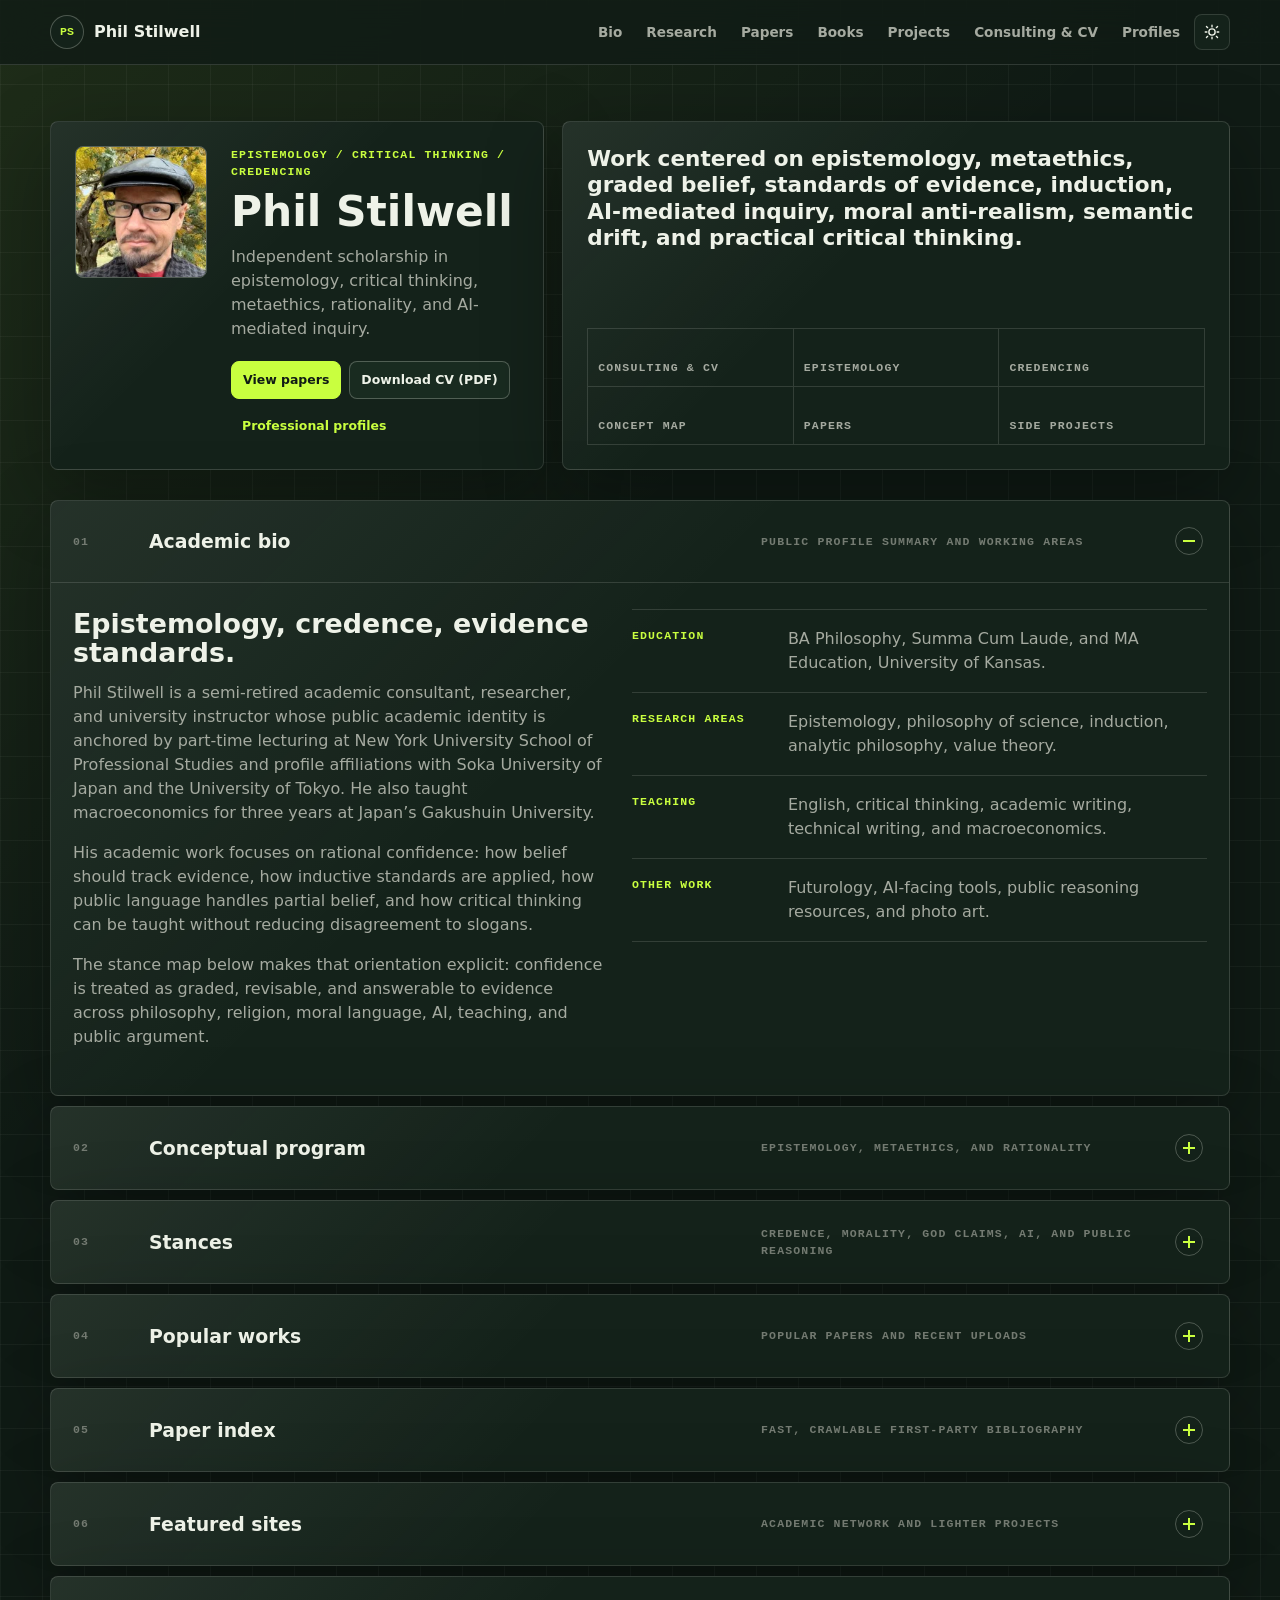
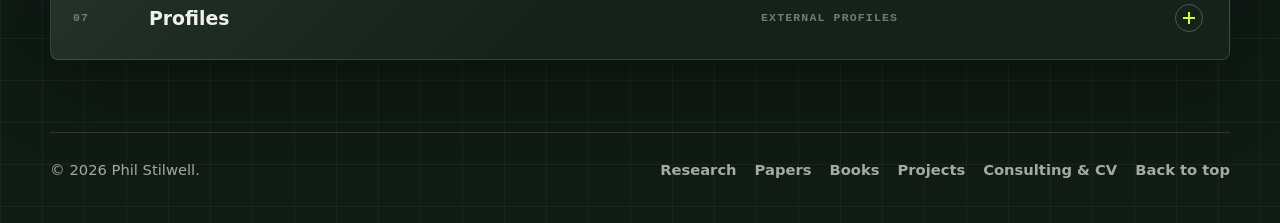
<file: index.html>
<!doctype html>
<html lang="en">
  <head>
    <meta charset="utf-8">
    <meta name="viewport" content="width=device-width, initial-scale=1">
    <title>Phil Stilwell | Epistemology, Credencing &amp; Critical Thinking</title>
    <meta
      name="description"
      content="Phil Stilwell is an independent scholar exploring how evidence should shape confidence, critical thinking, moral language, rationality, and AI-assisted inquiry."
    >
    <meta name="author" content="Phil Stilwell">
    <meta name="robots" content="index, follow, max-image-preview:large">
    <meta name="google-site-verification" content="0jmqdrk3PdBFn0rpDn2wpa2o079HNlE69mwYfqMDT-U">
    <link rel="canonical" href="https://philstilwell.com/">
    <meta property="og:title" content="Phil Stilwell | Epistemology, Credencing &amp; Critical Thinking">
    <meta
      property="og:description"
      content="Independent research on how evidence should shape confidence, critical thinking, moral language, rationality, and AI-assisted inquiry."
    >
    <meta property="og:type" content="website">
    <meta property="og:url" content="https://philstilwell.com/">
    <meta property="og:site_name" content="Phil Stilwell">
    <meta property="og:locale" content="en_US">
    <meta property="og:image" content="https://philstilwell.com/assets/images/phil-stilwell-social.jpg">
    <meta property="og:image:secure_url" content="https://philstilwell.com/assets/images/phil-stilwell-social.jpg">
    <meta property="og:image:type" content="image/jpeg">
    <meta property="og:image:width" content="1200">
    <meta property="og:image:height" content="630">
    <meta property="og:image:alt" content="Phil Stilwell — Epistemology, Critical Thinking, and Credencing">
    <meta name="twitter:card" content="summary_large_image">
    <meta name="twitter:title" content="Phil Stilwell | Epistemology, Credencing &amp; Critical Thinking">
    <meta
      name="twitter:description"
      content="Independent research on how evidence should shape confidence, critical thinking, moral language, rationality, and AI-assisted inquiry."
    >
    <meta name="twitter:image" content="https://philstilwell.com/assets/images/phil-stilwell-social.jpg">
    <meta name="twitter:image:alt" content="Phil Stilwell — Epistemology, Critical Thinking, and Credencing">
    <meta name="theme-color" content="#101b15">
    <link rel="icon" type="image/svg+xml" href="/assets/images/favicon.svg">
    <link rel="icon" type="image/png" sizes="48x48" href="/assets/images/favicon-48.png">
    <link rel="apple-touch-icon" sizes="180x180" href="/assets/images/apple-touch-icon.png">
    <link rel="stylesheet" href="assets/css/styles.css?v=20261118-nav-titles">
    <script type="application/ld+json">
      {
        "@context": "https://schema.org",
        "@graph": [
          {
            "@type": "WebSite",
            "@id": "https://philstilwell.com/#website",
            "url": "https://philstilwell.com/",
            "name": "Phil Stilwell",
            "description": "Independent scholarship on how evidence should shape confidence, critical thinking, moral language, rationality, and AI-assisted inquiry.",
            "inLanguage": "en-US",
            "creator": {
              "@id": "https://philstilwell.com/#person"
            },
            "publisher": {
              "@id": "https://philstilwell.com/#person"
            },
            "hasPart": [
              {
                "@id": "https://philstilwell.com/research/#page"
              },
              {
                "@id": "https://philstilwell.com/papers/#page"
              },
              {
                "@id": "https://philstilwell.com/books/#page"
              },
              {
                "@id": "https://philstilwell.com/projects/#page"
              },
              {
                "@id": "https://philstilwell.com/cv/#page"
              }
            ]
          },
          {
            "@type": "ProfilePage",
            "@id": "https://philstilwell.com/#profile",
            "url": "https://philstilwell.com/",
            "name": "Phil Stilwell | Epistemology, Credencing and Critical Thinking",
            "description": "Academic profile, paper index, books, and project directory for independent scholar Phil Stilwell.",
            "inLanguage": "en-US",
            "dateCreated": "2026-07-03T19:39:22-04:00",
            "dateModified": "2026-11-19",
            "mainEntity": {
              "@id": "https://philstilwell.com/#person"
            },
            "about": {
              "@id": "https://philstilwell.com/#person"
            },
            "primaryImageOfPage": {
              "@id": "https://philstilwell.com/#portrait"
            },
            "isPartOf": {
              "@id": "https://philstilwell.com/#website"
            }
          },
          {
            "@type": "Person",
            "@id": "https://philstilwell.com/#person",
            "name": "Phil Stilwell",
            "givenName": "Phil",
            "familyName": "Stilwell",
            "url": "https://philstilwell.com/",
            "image": {
              "@type": "ImageObject",
              "@id": "https://philstilwell.com/#portrait",
              "url": "https://philstilwell.com/assets/images/phil-stilwell-portrait.png",
              "contentUrl": "https://philstilwell.com/assets/images/phil-stilwell-portrait.png",
              "width": 400,
              "height": 400,
              "caption": "Portrait of Phil Stilwell"
            },
            "jobTitle": [
              "Academic consultant",
              "Researcher",
              "University instructor"
            ],
            "description": "Semi-retired academic consultant, researcher, and university instructor working on critical thinking, credencing, epistemology, metaethics, rationality, and public reasoning.",
            "affiliation": [
              {
                "@type": "Organization",
                "name": "New York University School of Professional Studies"
              },
              {
                "@type": "CollegeOrUniversity",
                "name": "Soka University of Japan"
              },
              {
                "@type": "CollegeOrUniversity",
                "name": "University of Tokyo"
              }
            ],
            "alumniOf": {
              "@type": "CollegeOrUniversity",
              "name": "University of Kansas"
            },
            "knowsAbout": [
              "Critical thinking",
              "Credencing",
              "Epistemology",
              "Metaethics",
              "Rationality",
              "Philosophy of science",
              "Induction",
              "Moral non-realism",
              "English language pedagogy",
              "Technical writing",
              "Futurology"
            ],
            "sameAs": [
              "https://philpeople.org/profiles/phil-stilwell-1",
              "https://suj.academia.edu/PhilStilwell",
              "https://orcid.org/0009-0009-3725-8682",
              "https://freeoffaith.com/phils-stances/"
            ],
            "mainEntityOfPage": {
              "@id": "https://philstilwell.com/#profile"
            }
          }
        ]
      }
    </script>
  <!-- Cloudflare Web Analytics --><script type='module' src='https://static.cloudflareinsights.com/beacon.min.js' data-cf-beacon='{"token": "04aa733672fb44fd89d9fb35970f3c89"}'></script><!-- End Cloudflare Web Analytics -->
</head>
  <body>
    <a class="skip-link" href="#main">Skip to content</a>
    <div class="scroll-progress" data-scroll-progress></div>

    <header class="site-header" data-header>
      <nav class="nav" aria-label="Primary navigation">
        <a class="brand" href="/" aria-label="PS Phil Stilwell home">
          <span class="brand-mark" aria-hidden="true">PS</span>
          <span>Phil Stilwell</span>
        </a>

        <button class="nav-toggle" type="button" aria-expanded="false" aria-controls="nav-links" data-nav-toggle>
          <span class="nav-toggle-bar"></span>
          <span class="nav-toggle-bar"></span>
          <span class="nav-toggle-bar"></span>
          <span class="sr-only">Menu</span>
        </button>

        <div class="nav-links" id="nav-links" data-nav-links>
          <a href="#bio">Bio</a>
          <a href="/research/">Research</a>
          <a href="/papers/">Papers</a>
          <a href="/books/">Books</a>
          <a href="/projects/">Projects</a>
          <a href="/cv/">Consulting &amp; CV</a>
          <a href="#profiles">Profiles</a>
          <button class="theme-toggle" type="button" aria-label="Toggle light and dark theme" data-theme-toggle title="Toggle theme">
            <svg viewBox="0 0 24 24" aria-hidden="true">
              <path d="M12 3v2.2M12 18.8V21M4.6 4.6l1.6 1.6M17.8 17.8l1.6 1.6M3 12h2.2M18.8 12H21M4.6 19.4l1.6-1.6M17.8 6.2l1.6-1.6"></path>
              <circle cx="12" cy="12" r="4.2"></circle>
            </svg>
          </button>
        </div>
      </nav>
    </header>

    <main id="main">
      <section class="hero section" id="top" aria-labelledby="hero-title">
        <div class="identity-panel">
          <img
            class="portrait"
            src="/assets/images/phil-stilwell-portrait-264.webp"
            srcset="
              /assets/images/phil-stilwell-portrait-184.webp 184w,
              /assets/images/phil-stilwell-portrait-264.webp 264w,
              /assets/images/phil-stilwell-portrait-400.webp 400w
            "
            sizes="(max-width: 680px) 92px, 132px"
            alt="Portrait of Phil Stilwell wearing glasses and a black cap in front of yellow blossoms"
            width="400"
            height="400"
            decoding="async"
            fetchpriority="high"
          >
          <div>
            <p class="eyebrow">Epistemology / Critical Thinking / Credencing</p>
            <h1 id="hero-title">Phil Stilwell</h1>
            <p class="role-line">Independent scholarship in epistemology, critical thinking, metaethics, rationality, and AI-mediated inquiry.</p>
            <div class="hero-actions" aria-label="Featured destinations">
              <a class="button primary" href="/papers/">View papers</a>
              <a class="button secondary" href="/output/pdf/Phil_Stilwell_Modern_CV.pdf" download>Download CV (PDF)</a>
              <a class="button text-button" href="#profiles">Professional profiles</a>
            </div>
          </div>
        </div>

        <div class="brief-panel" aria-label="Academic orientation">
          <p class="brief-text">
            Work centered on epistemology, metaethics, graded belief, standards of evidence, induction,
            AI-mediated inquiry, moral anti-realism, semantic drift, and practical critical thinking.
          </p>
          <div class="index-grid" aria-label="Explore Phil Stilwell's work">
            <a href="/cv/">Consulting &amp; CV</a>
            <a href="/research/">Epistemology</a>
            <a href="/research/#credencing">Credencing</a>
            <a href="/research/#framework">Concept map</a>
            <a href="/papers/">Papers</a>
            <a href="/projects/">Side projects</a>
          </div>
        </div>
      </section>

      <div class="section dossier-stack" aria-label="Site dossier">
        <details class="dossier-panel" id="bio" open>
          <summary>
            <span class="panel-number">01</span>
            <span class="panel-title">Academic bio</span>
            <span class="panel-note">Public profile summary and working areas</span>
            <span class="panel-mark" aria-hidden="true"></span>
          </summary>
          <div class="panel-body bio-layout">
            <div class="lead-copy">
              <h2>Epistemology, credence, evidence standards.</h2>
              <p>
                Phil Stilwell is a semi-retired academic consultant, researcher, and university
                instructor whose public academic identity is anchored by part-time lecturing at
                New York University School of Professional Studies and profile affiliations with
                Soka University of Japan and the University of Tokyo.
                He also taught macroeconomics for three years at Japan’s Gakushuin University.
              </p>
              <p>
                His academic work focuses on rational confidence: how belief should track evidence, how
                inductive standards are applied, how public language handles partial belief, and how
                critical thinking can be taught without reducing disagreement to slogans.
              </p>
              <p>
                The stance map below makes that orientation explicit: confidence is treated as graded,
                revisable, and answerable to evidence across philosophy, religion, moral language, AI,
                teaching, and public argument.
              </p>
            </div>

            <div class="fact-list" aria-label="Profile facts">
              <div>
                <span>Education</span>
                <p>BA Philosophy, Summa Cum Laude, and MA Education, University of Kansas.</p>
              </div>
              <div>
                <span>Research Areas</span>
                <p>Epistemology, philosophy of science, induction, analytic philosophy, value theory.</p>
              </div>
              <div>
                <span>Teaching</span>
                <p>English, critical thinking, academic writing, technical writing, and macroeconomics.</p>
              </div>
              <div>
                <span>Other Work</span>
                <p>Futurology, AI-facing tools, public reasoning resources, and photo art.</p>
              </div>
            </div>
          </div>
        </details>

        <details class="dossier-panel" id="concepts">
          <summary>
            <span class="panel-number">02</span>
            <span class="panel-title">Conceptual program</span>
            <span class="panel-note">Epistemology, metaethics, and rationality</span>
            <span class="panel-mark" aria-hidden="true"></span>
          </summary>
          <div class="panel-body concept-layout">
            <div class="lead-copy concept-intro">
              <h2>Calibrated confidence, de-reified value, repairable rationality.</h2>
              <p>
                The work is not a loose collection of topics. It is a single diagnostic program:
                replace binary belief with calibrated confidence, strip moral language of illicit
                metaphysical inflation, and ask where reasoning loses contact with the evidence it
                already has access to.
              </p>
              <p>
                Three questions organize the program. What should confidence do when evidence is
                incomplete, noisy, or socially inconvenient? What remains of value-language when no
                objective moral realm is assumed? And how should people, institutions, and AI-mediated
                inquiry repair the gaps between evidence, perception, assertion, and commitment?
              </p>
              <div class="source-links" aria-label="Concept source links">
                <a class="text-link" href="https://philpeople.org/profiles/phil-stilwell-1/publications" target="_blank" rel="noreferrer">PhilPeople publication index</a>
                <a class="text-link" href="https://philarchive.org/s/Phil%20Stilwell" target="_blank" rel="noreferrer">PhilArchive paper record</a>
              </div>
            </div>

            <div class="concept-map" aria-label="Conceptual framework">
              <article class="concept-cell">
                <span>Epistemology</span>
                <h3>Credence before knowledge.</h3>
                <p>
                  Belief is treated as a continuous evidential posture rather than a binary switch.
                  The central question is not whether an agent can say "I know," but how assigned
                  confidence should answer to evidence, uncertainty, defeaters, alternatives, and update
                  conditions.
                </p>
              </article>
              <article class="concept-cell">
                <span>Metaethics</span>
                <h3>Value without a moral realm.</h3>
                <p>
                  Moral language is treated as a dense human practice that compresses affect, value,
                  vulnerability, social coordination, aversion, approval, and proposed regulation. The
                  mistake is to inflate that grammar into stance-independent moral furniture.
                </p>
              </article>
              <article class="concept-cell">
                <span>Rationality</span>
                <h3>Diagnosis before accusation.</h3>
                <p>
                  Irrationality is decomposed into evidence-access failures, evidence-processing failures,
                  belief-integrity failures, public-speech distortions, institutional incentives, and AI
                  mediation risks. The point is repair, not name-calling.
                </p>
              </article>
            </div>

            <div class="concept-thread" aria-label="Elaboration on epistemology">
              <div>
                <span>01 / Epistemic Architecture</span>
                <h3>Evidence, perception, credence, and speech are separate layers.</h3>
              </div>
              <p>
                The credencing project distinguishes the evidential situation from an agent's perception
                of it, and distinguishes both from the confidence finally assigned. This avoids treating
                disagreement, uncertainty, ignorance, rationalization, and bad faith as one blunt failure.
                It also forces public language to carry its epistemic load: confidence bands, sources,
                defeaters, live alternatives, and update conditions must be expressible without collapsing
                into fake precision or flat assertion.
              </p>
            </div>

            <div class="concept-thread" aria-label="Elaboration on metaethics">
              <div>
                <span>02 / Metaethical Deflation</span>
                <h3>Non-realism removes a realm, not human stakes.</h3>
              </div>
              <p>
                The metaethical work rejects the idea that denying objective moral facts licenses cruelty
                or empties life of significance. Pain, trust, coercion, repair, dependency, flourishing,
                law, reputation, social order, and emotional gravity remain. What disappears is the
                extra metaphysical layer that redescribes human reactions as objective wrongness, guilt,
                permission, desert, or moral authority.
              </p>
            </div>

            <div class="concept-thread" aria-label="Elaboration on rationality">
              <div>
                <span>03 / Rational Repair</span>
                <h3>Being intelligent is not the same as being updateable.</h3>
              </div>
              <p>
                Rationality is treated as an alignment problem: can an agent, institution, or AI-assisted
                workflow let evidence change confidence? Deep Rationality improves evidence search,
                hypothesis comparison, base-rate awareness, and likelihood discipline. Core Rationality
                asks whether the agent then assigns confidence in line with what they take the evidence
                to support. The <a class="inline-link" href="https://credencing.com" target="_blank" rel="noreferrer">Credencing</a>
                project makes that repair explicit by treating belief as an assigned confidence level
                that should expose its evidence, defeaters, alternatives, and update conditions. The
                difficult cases are not simple ignorance, but motivated non-updating, assertion pressure,
                institutional denial, felt certainty, and satisfying explanations that outrun support.
              </p>
            </div>

            <section class="paper-cluster" aria-labelledby="concept-papers-title">
              <div class="subhead">
                <p>Paper trail</p>
                <h2 id="concept-papers-title">Relevant publication records</h2>
              </div>
              <div class="paper-grid">
                <div class="paper-group">
                  <h3>Epistemology</h3>
                  <a href="https://philpapers.org/rec/STIWUT" target="_blank" rel="noreferrer">Warranted Uncertainty</a>
                  <a href="https://philpapers.org/rec/STICGS" target="_blank" rel="noreferrer">Credence Grammar</a>
                  <a href="https://philpapers.org/rec/STIDWL" target="_blank" rel="noreferrer">Disagreement Without Diagnosis</a>
                  <a href="https://philpapers.org/rec/STITPU" target="_blank" rel="noreferrer">The Phenomenology of Certainty</a>
                  <a href="https://philpapers.org/rec/STITTT-5" target="_blank" rel="noreferrer">The Two-Gap Theory of Irrationality</a>
                </div>
                <div class="paper-group">
                  <h3>Metaethics</h3>
                  <a href="https://philpapers.org/rec/STITPW-2" target="_blank" rel="noreferrer">The Parsimonious World of the Moral Non-Realist</a>
                  <a href="https://philpapers.org/rec/STINMR" target="_blank" rel="noreferrer">No Moral Realm</a>
                  <a href="https://philpapers.org/rec/STIHTJ" target="_blank" rel="noreferrer">How to Test a "Moral" System</a>
                  <a href="https://philpapers.org/rec/STITCB" target="_blank" rel="noreferrer">The Conditions of Moral Coherence</a>
                  <a href="https://philpapers.org/rec/STINDM-2" target="_blank" rel="noreferrer">Normativity Disambiguated</a>
                </div>
                <div class="paper-group">
                  <h3>Rationality</h3>
                  <a href="https://philpapers.org/rec/STIAAD-3" target="_blank" rel="noreferrer">AI as Deep Rationality Prosthetic</a>
                  <a href="https://philpapers.org/rec/STIIAR" target="_blank" rel="noreferrer">Intelligence as Rationalization Engine</a>
                  <a href="https://philpapers.org/rec/STIEAL" target="_blank" rel="noreferrer">Epistemic Akrasia and the Fear of Updating</a>
                  <a href="https://philpapers.org/rec/STILLD" target="_blank" rel="noreferrer">Likelihood Literacy</a>
                  <a href="https://philpapers.org/rec/STIICO" target="_blank" rel="noreferrer">Institutional Credencing</a>
                </div>
              </div>
            </section>
          </div>
        </details>

        <details class="dossier-panel" id="stances">
          <summary>
            <span class="panel-number">03</span>
            <span class="panel-title">Stances</span>
            <span class="panel-note">Credence, morality, God claims, AI, and public reasoning</span>
            <span class="panel-mark" aria-hidden="true"></span>
          </summary>
          <div class="panel-body stance-layout">
            <div class="lead-copy">
              <h2>Positions as calibrated commitments, not tribal labels.</h2>
              <p>
                Free of Faith publishes an AI-mediated stance map of Phil's views. Its recurring pattern:
                belief should be proportional, updateable, and symmetric across religious, secular,
                political, moral, and technological claims.
              </p>
              <p>
                Read beside public profile data and current credencing work, the same spine appears:
                evidence first, category discipline, explicit uncertainty, and suspicion toward any
                vocabulary that smuggles certainty or obligation past scrutiny.
              </p>
              <div class="source-links" aria-label="Stance source links">
                <a class="text-link" href="https://freeoffaith.com/phils-stances/" target="_blank" rel="noreferrer">Free of Faith stance map</a>
                <a class="text-link" href="https://philarchive.org/rec/STIAAD-3" target="_blank" rel="noreferrer">AI as Deep Rationality Prosthetic</a>
              </div>
            </div>

            <div class="stance-grid" aria-label="Phil Stilwell stance summary">
              <article class="stance-card">
                <span>Credencing</span>
                <h3>Belief is a degree.</h3>
                <p>Confidence should track evidence, preserve warranted uncertainty, and state what would move it.</p>
              </article>
              <article class="stance-card">
                <span>Critical Thinking</span>
                <h3>Method over identity.</h3>
                <p>Claims are tested by coherence, falsifiability, evidential relevance, fallacy control, and rival hypotheses.</p>
              </article>
              <article class="stance-card">
                <span>Faith / Theism</span>
                <h3>No epistemic exemption.</h3>
                <p>God claims remain live only where evidence warrants them; faith is rejected when it protects belief from testing.</p>
              </article>
              <article class="stance-card">
                <span>Morality</span>
                <h3>No moral realm assumed.</h3>
                <p>Moral predicates are treated as emotion- and preference-laden projections, not discoveries of mind-independent facts.</p>
              </article>
              <article class="stance-card">
                <span>AI</span>
                <h3>Prosthetic, not oracle.</h3>
                <p>AI can widen search and simulate objections, but its outputs require traceability, calibration, and human update discipline.</p>
              </article>
              <article class="stance-card">
                <span>Teaching / Writing</span>
                <h3>Make claims auditable.</h3>
                <p>English teaching, technical writing, macroeconomics, and futurology share the same demand: visible assumptions and clean reasoning.</p>
              </article>
            </div>

            <div class="stance-axis" aria-label="Stance contrasts">
              <div>
                <span>Favored</span>
                <p>Proportional credence, symmetry, defeasibility, base-rate awareness, semantic clarity.</p>
              </div>
              <div>
                <span>Rejected</span>
                <p>Binary certainty, faith as evidence, moral-objectivist smuggling, unfalsifiable shelters.</p>
              </div>
            </div>
          </div>
        </details>

        <details class="dossier-panel" id="works">
          <summary>
            <span class="panel-number">04</span>
            <span class="panel-title">Popular works</span>
            <span class="panel-note">Popular papers and recent uploads</span>
            <span class="panel-mark" aria-hidden="true"></span>
          </summary>
          <div class="panel-body works-layout">
            <section aria-labelledby="philpeople-title">
              <div class="subhead">
                <p>PhilPeople / PhilArchive · as of July 20, 2026</p>
                <h2 id="philpeople-title">Most downloaded</h2>
              </div>
              <ol class="work-list">
                <li>
                  <a href="https://philarchive.org/rec/STIHAF" target="_blank" rel="noreferrer">Hiddenness and Free Will</a>
                  <span>160</span>
                </li>
                <li>
                  <a href="https://philarchive.org/rec/STITSN" target="_blank" rel="noreferrer">The Semantic Creep of Faith</a>
                  <span>151</span>
                </li>
                <li>
                  <a href="https://philarchive.org/rec/STIBPA-5" target="_blank" rel="noreferrer">Bible Prophecy and Postdiction</a>
                  <span>145</span>
                </li>
                <li>
                  <a href="https://philarchive.org/rec/STICFA" target="_blank" rel="noreferrer">Credence First</a>
                  <span>143</span>
                </li>
                <li>
                  <a href="https://philpeople.org/profiles/phil-stilwell-1/publications?order=viewings" target="_blank" rel="noreferrer">Consistent Standards of Evidence for Miracle Claims</a>
                  <span>141</span>
                </li>
                <li>
                  <a href="https://philarchive.org/rec/STIISA" target="_blank" rel="noreferrer">Inductive Symmetry and the Smuggling of Necessity</a>
                  <span>136</span>
                </li>
              </ol>
              <a class="text-link" href="https://philpeople.org/profiles/phil-stilwell-1/publications?order=viewings" target="_blank" rel="noreferrer">PhilPeople publication order</a>
            </section>

            <section aria-labelledby="academia-title">
              <div class="subhead">
                <p>Academia.edu</p>
                <h2 id="academia-title">Visible current uploads</h2>
              </div>
              <div class="academia-list">
                <a href="https://www.academia.edu/169490990/_The_Parsimonious_World_of_the_Moral_Non_Realist_Illegitimate_Questions_Surviving_Values_and_Life_Without_a_Moral_Realm" target="_blank" rel="noreferrer">
                  The Parsimonious World of the Moral Non-Realist
                </a>
                <a href="https://www.academia.edu/169350237/_The_Incentive_Structure_of_Denial_Why_Institutions_Reward_Non_Updating" target="_blank" rel="noreferrer">
                  The Incentive Structure of Denial
                </a>
                <a href="https://www.academia.edu/169345712/_Credence_Grammar_The_Public_Language_of_Partial_Belief" target="_blank" rel="noreferrer">
                  Credence Grammar
                </a>
                <a href="https://www.academia.edu/169343738/_No_Moral_Realm_Error_Theory_Permissibility_and_the_Misreading_of_Non_Wrongness" target="_blank" rel="noreferrer">
                  No Moral Realm
                </a>
              </div>
              <p class="source-note">Academia.edu exposes profile uploads, but not a simple public popularity order in the accessible page.</p>
              <a class="text-link" href="https://suj.academia.edu/PhilStilwell" target="_blank" rel="noreferrer">Academia.edu profile</a>
            </section>
          </div>
        </details>

        <details class="dossier-panel" id="publications">
          <summary>
            <span class="panel-number">05</span>
            <span class="panel-title">Paper index</span>
            <span class="panel-note">Fast, crawlable first-party bibliography</span>
            <span class="panel-mark" aria-hidden="true"></span>
          </summary>
          <div class="panel-body publication-widget">
            <div class="subhead">
              <p>Selected papers</p>
              <h2>Paper highlights</h2>
            </div>
            <div class="publication-preview">
              <a href="https://philpapers.org/rec/STIWUT" target="_blank" rel="noreferrer">
                <span>Epistemology</span>
                <strong>Warranted Uncertainty</strong>
              </a>
              <a href="https://philpapers.org/rec/STICGS" target="_blank" rel="noreferrer">
                <span>Credencing</span>
                <strong>Credence Grammar</strong>
              </a>
              <a href="https://philpapers.org/rec/STITPW-2" target="_blank" rel="noreferrer">
                <span>Metaethics</span>
                <strong>The Parsimonious World of the Moral Non-Realist</strong>
              </a>
              <a href="https://philpapers.org/rec/STIAAD-3" target="_blank" rel="noreferrer">
                <span>Rationality / AI</span>
                <strong>AI as Deep Rationality Prosthetic</strong>
              </a>
            </div>
            <div class="section-actions">
              <a class="button primary" href="/papers/">Browse the paper index</a>
              <a class="button secondary" href="https://philpeople.org/profiles/phil-stilwell-1/publications" target="_blank" rel="noreferrer">PhilPeople profile</a>
            </div>
            <div class="philpeople-embed" aria-label="Embedded PhilPeople publications">
              <div class="ppl-widget-container">One moment, publications loading ... (or view them <a href="https://philpapers.org/profile/749474?widget_failed=1" target="_blank" rel="noreferrer">here</a>)</div>
              <script type="text/javascript" src="https://philpeople.org/widget/701466.js"></script>
            </div>
          </div>
        </details>

        <details class="dossier-panel" id="sites">
          <summary>
            <span class="panel-number">06</span>
            <span class="panel-title">Featured sites</span>
            <span class="panel-note">Academic network and lighter projects</span>
            <span class="panel-mark" aria-hidden="true"></span>
          </summary>
          <div class="panel-body">
            <div class="site-group">
              <div class="subhead">
                <p>Academic sites</p>
                <h2>Research and teaching tools</h2>
              </div>
              <div class="site-grid">
                <a class="site-link" href="https://credencing.com" target="_blank" rel="noreferrer">
                  <span>Credencing</span>
                  <strong>A framework for assigning confidence in proportion to evidence, with uncertainty, defeaters, alternatives, and update conditions made explicit.</strong>
                </a>
                <a class="site-link" href="https://byteseismic.com" target="_blank" rel="noreferrer">
                  <span>ByteSeismic</span>
                  <strong>A philosophy and rationality hub for essays, tools, and projects around critical thinking, public reasoning, and AI-assisted inquiry.</strong>
                </a>
                <a class="site-link" href="https://logfall.com" target="_blank" rel="noreferrer">
                  <span>LogFall</span>
                  <strong>A fallacy reference built for diagnosis rather than gotcha-hunting, with examples that support clearer argument repair.</strong>
                </a>
                <a class="site-link" href="https://cogbias.site" target="_blank" rel="noreferrer">
                  <span>CogBias</span>
                  <strong>A cognitive-bias guide mapping recurring distortions in perception, memory, motivation, and judgment for practical self-audit.</strong>
                </a>
                <a class="site-link" href="https://xixteen.com" target="_blank" rel="noreferrer">
                  <span>XiXteen</span>
                  <strong>Critical-thinking lessons and argument-analysis materials, with structured prompts for reasoning practice and classroom use.</strong>
                </a>
              </div>
            </div>

            <div class="site-group">
              <div class="subhead">
                <p>English language pedagogy</p>
                <h2>Learning and classroom resources</h2>
              </div>
              <div class="site-grid two">
                <a class="site-link" href="https://englishladder.com" target="_blank" rel="noreferrer">
                  <span>English Ladder</span>
                  <strong>Structured English-learning materials organized for steady progression, supporting classroom work and independent practice.</strong>
                </a>
                <a class="site-link" href="https://englishroad.com" target="_blank" rel="noreferrer">
                  <span>English Road</span>
                  <strong>Teacher-facing English resources and learning paths for building lessons, practice sequences, and usable language confidence.</strong>
                </a>
              </div>
            </div>

            <div class="site-group">
              <div class="subhead">
                <p>Fun sites</p>
                <h2>Side projects</h2>
              </div>
              <div class="site-grid two">
                <a class="site-link" href="https://paperclipalypse.com" target="_blank" rel="noreferrer">
                  <span>Paperclipalypse</span>
                  <strong>An AI comedy tournament that turns model output into playful competition, testing wit, judgment, and comic timing.</strong>
                </a>
                <a class="site-link" href="https://graytones.wordpress.com/" target="_blank" rel="noreferrer">
                  <span>Graytones / Xenxation</span>
                  <strong>A photo-art archive from Tokyo years and related visual experiments, preserving attention to place, texture, and visual mood.</strong>
                </a>
                <a class="site-link" href="https://slugfester.com" target="_blank" rel="noreferrer">
                  <span>Slugfester</span>
                  <strong>Debate scorecards for YouTube arguments, tracking claims, rebuttals, and argumentative pressure without pretending messy exchanges are tidy proofs.</strong>
                </a>
                <a class="site-link" href="https://doing.tokyo" target="_blank" rel="noreferrer">
                  <span>Doing Tokyo</span>
                  <strong>A Tokyo itinerary creator for tourists, translating preferences, neighborhoods, and timing into practical plans for moving through the city.</strong>
                </a>
                <a class="site-link" href="https://xappery.com/" target="_blank" rel="noopener noreferrer">
                  <span>Xappery</span>
                  <strong>A discovery guide for AI tools, apps, and podcasts, with recommendations tailored to your interests, devices, time, and budget.</strong>
                </a>
              </div>
            </div>
          </div>
        </details>

        <details class="dossier-panel" id="profiles">
          <summary>
            <span class="panel-number">07</span>
            <span class="panel-title">Profiles</span>
            <span class="panel-note">External profiles</span>
            <span class="panel-mark" aria-hidden="true"></span>
          </summary>
          <div class="panel-body profiles-layout">
            <a href="https://philpeople.org/profiles/phil-stilwell-1" target="_blank" rel="noreferrer">PhilPeople</a>
            <a href="https://suj.academia.edu/PhilStilwell" target="_blank" rel="noreferrer">Academia.edu</a>
            <a href="https://orcid.org/0009-0009-3725-8682" target="_blank" rel="noreferrer">ORCID</a>
            <a href="https://www.amazon.com/stores/Phil-Stilwell/author/B0GT1QQT3T" target="_blank" rel="noreferrer">Amazon Author</a>
            <a href="https://byteseismic.com" target="_blank" rel="noreferrer">Byteseismic Philosophy</a>
          </div>
        </details>
      </div>
    </main>

    <footer class="site-footer">
      <p>&copy; <span data-year></span> Phil Stilwell.</p>
      <nav class="footer-links" aria-label="Footer navigation">
        <a href="/research/">Research</a>
        <a href="/papers/">Papers</a>
        <a href="/books/">Books</a>
        <a href="/projects/">Projects</a>
        <a href="/cv/">Consulting &amp; CV</a>
        <a href="#top">Back to top</a>
      </nav>
    </footer>

    <script src="assets/js/main.js"></script>
  </body>
</html>
</file>
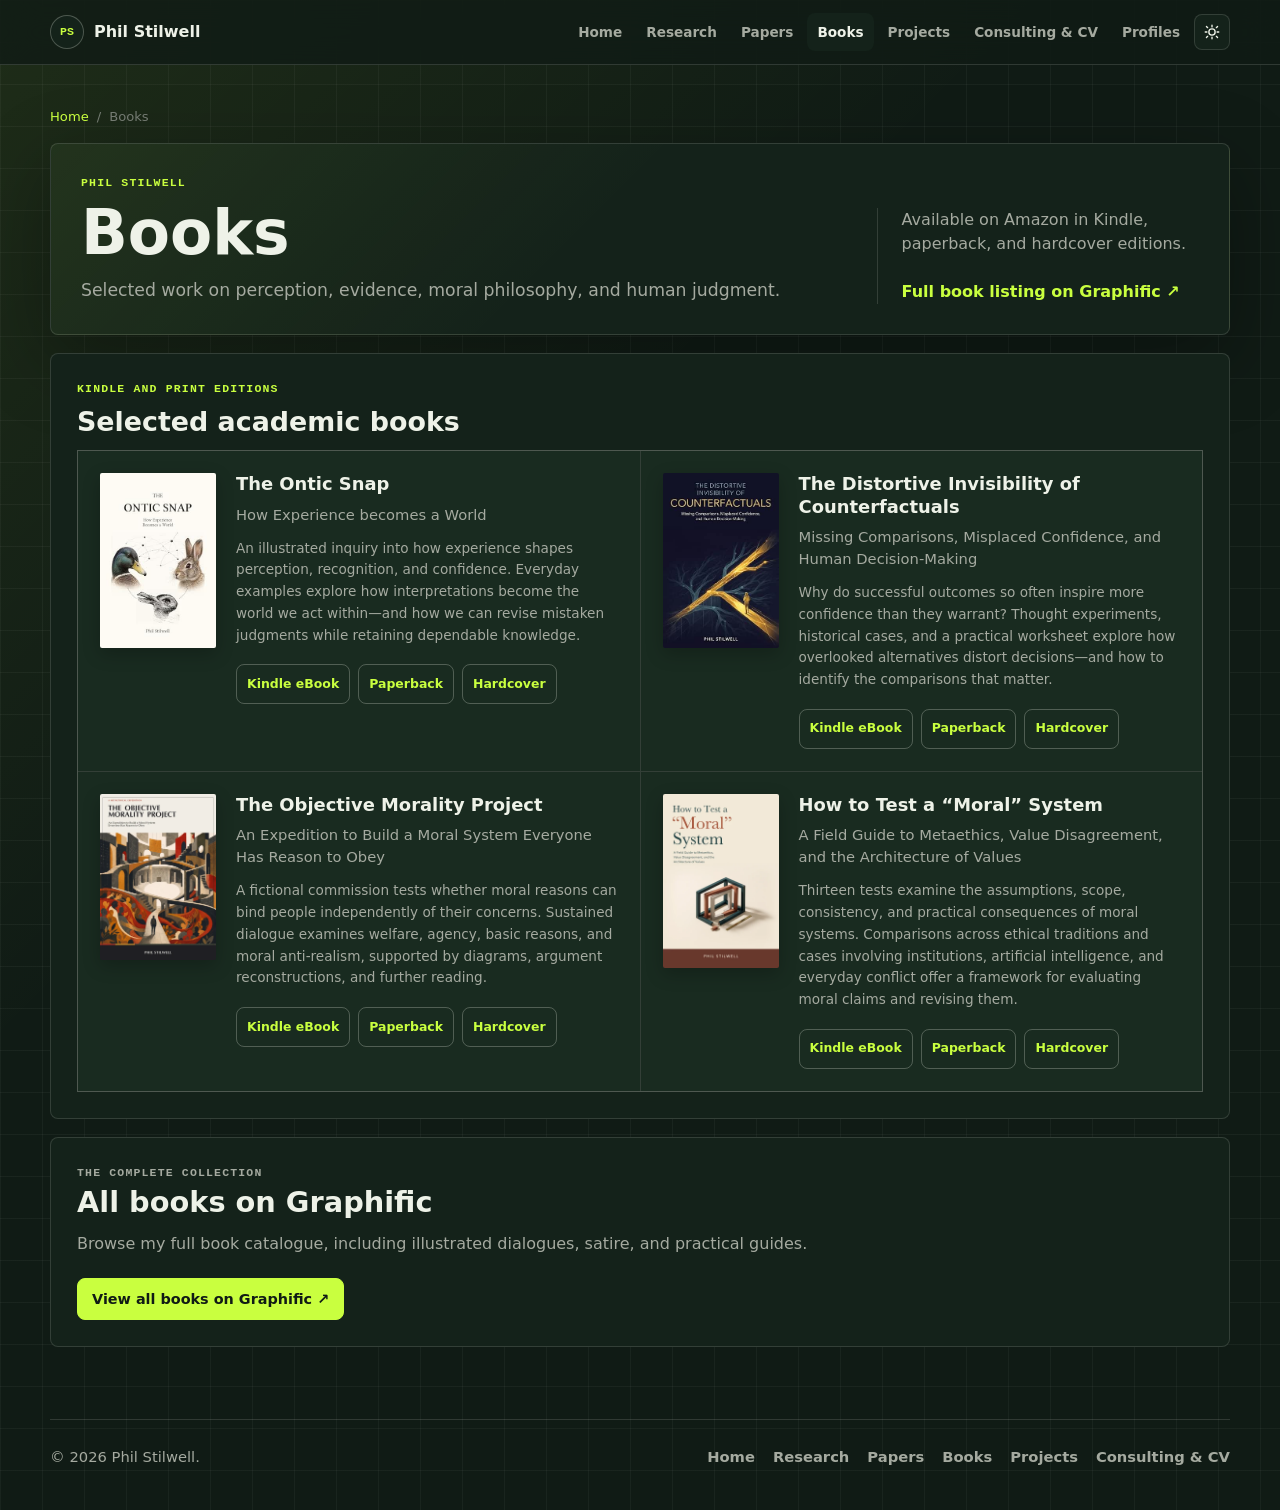
<file: books/index.html>
<!doctype html>
<html lang="en">
  <head>
    <meta charset="utf-8">
    <meta name="viewport" content="width=device-width, initial-scale=1">
    <title>Books | Phil Stilwell</title>
    <meta
      name="description"
      content="Explore selected books by Phil Stilwell on epistemology, moral philosophy, and decision-making. Visit Graphific for the complete book catalogue."
    >
    <meta name="author" content="Phil Stilwell">
    <meta name="robots" content="index, follow, max-image-preview:large">
    <link rel="canonical" href="https://philstilwell.com/books/">
    <meta property="og:title" content="Books | Phil Stilwell">
    <meta property="og:description" content="Explore selected books by Phil Stilwell on epistemology, moral philosophy, and decision-making. Visit Graphific for the complete book catalogue.">
    <meta property="og:type" content="website">
    <meta property="og:url" content="https://philstilwell.com/books/">
    <meta property="og:site_name" content="Phil Stilwell">
    <meta property="og:locale" content="en_US">
    <meta property="og:image" content="https://philstilwell.com/assets/images/phil-stilwell-social.jpg">
    <meta property="og:image:secure_url" content="https://philstilwell.com/assets/images/phil-stilwell-social.jpg">
    <meta property="og:image:type" content="image/jpeg">
    <meta property="og:image:width" content="1200">
    <meta property="og:image:height" content="630">
    <meta property="og:image:alt" content="Phil Stilwell — Epistemology, Critical Thinking, and Credencing">
    <meta name="twitter:card" content="summary_large_image">
    <meta name="twitter:title" content="Books | Phil Stilwell">
    <meta name="twitter:description" content="Explore selected books by Phil Stilwell on epistemology, moral philosophy, and decision-making. Visit Graphific for the complete book catalogue.">
    <meta name="twitter:image" content="https://philstilwell.com/assets/images/phil-stilwell-social.jpg">
    <meta name="twitter:image:alt" content="Phil Stilwell — Epistemology, Critical Thinking, and Credencing">
    <meta name="theme-color" content="#101b15">
    <link rel="icon" type="image/svg+xml" href="/assets/images/favicon.svg">
    <link rel="icon" type="image/png" sizes="48x48" href="/assets/images/favicon-48.png">
    <link rel="apple-touch-icon" sizes="180x180" href="/assets/images/apple-touch-icon.png">
    <link rel="stylesheet" href="/assets/css/styles.css?v=20261118-nav-titles">
    <script type="application/ld+json">
      {
        "@context": "https://schema.org",
        "@graph": [
          {
            "@type": "CollectionPage",
            "@id": "https://philstilwell.com/books/#page",
            "url": "https://philstilwell.com/books/",
            "name": "Books | Phil Stilwell",
            "description": "Explore selected books by Phil Stilwell on epistemology, moral philosophy, and decision-making. Visit Graphific for the complete book catalogue.",
            "dateModified": "2026-11-16",
            "inLanguage": "en-US",
            "isPartOf": {
              "@id": "https://philstilwell.com/#website"
            },
            "about": {
              "@id": "https://philstilwell.com/#person"
            },
            "mainEntity": {
              "@type": "ItemList",
              "numberOfItems": 4,
              "itemListElement": [
                {
                  "@type": "ListItem",
                  "position": 1,
                  "item": {
                    "@type": "Book",
                    "name": "The Ontic Snap: How Experience becomes a World",
                    "url": "https://www.amazon.com/dp/B0HNGR29D9",
                    "image": "https://philstilwell.com/assets/images/books/the-ontic-snap.jpg",
                    "description": "An illustrated inquiry into how experience shapes perception, recognition, and confidence. Everyday examples explore how interpretations become the world we act within—and how we can revise mistaken judgments while retaining dependable knowledge.",
                    "author": {
                      "@id": "https://philstilwell.com/#person"
                    }
                  }
                },
                {
                  "@type": "ListItem",
                  "position": 2,
                  "item": {
                    "@type": "Book",
                    "name": "The Distortive Invisibility of Counterfactuals: Missing Comparisons, Misplaced Confidence, and Human Decision-Making",
                    "url": "https://www.amazon.com/dp/B0HMPJW68N",
                    "image": "https://philstilwell.com/assets/images/books/the-distortive-invisibility-of-counterfactuals.jpg",
                    "description": "Why do successful outcomes so often inspire more confidence than they warrant? Thought experiments, historical cases, and a practical worksheet explore how overlooked alternatives distort decisions—and how to identify the comparisons that matter.",
                    "author": {
                      "@id": "https://philstilwell.com/#person"
                    }
                  }
                },
                {
                  "@type": "ListItem",
                  "position": 3,
                  "item": {
                    "@type": "Book",
                    "name": "The Objective Morality Project: An Expedition to Build a Moral System Everyone Has Reason to Obey",
                    "url": "https://www.amazon.com/dp/B0HRR33XD2",
                    "image": "https://philstilwell.com/assets/images/books/the-objective-morality-project.webp",
                    "description": "A fictional commission tests whether moral reasons can bind people independently of their concerns. Sustained dialogue examines welfare, agency, basic reasons, and moral anti-realism, supported by diagrams, argument reconstructions, and further reading.",
                    "author": {
                      "@id": "https://philstilwell.com/#person"
                    }
                  }
                },
                {
                  "@type": "ListItem",
                  "position": 4,
                  "item": {
                    "@type": "Book",
                    "name": "How to Test a “Moral” System: A Field Guide to Metaethics, Value Disagreement, and the Architecture of Values",
                    "url": "https://www.amazon.com/dp/B0H7B4TF5X",
                    "image": "https://philstilwell.com/assets/images/books/how-to-test-a-moral-system.webp",
                    "description": "Thirteen tests examine the assumptions, scope, consistency, and practical consequences of moral systems. Comparisons across ethical traditions and cases involving institutions, artificial intelligence, and everyday conflict offer a framework for evaluating moral claims and revising them.",
                    "author": {
                      "@id": "https://philstilwell.com/#person"
                    }
                  }
                }
              ]
            },
            "breadcrumb": {
              "@id": "https://philstilwell.com/books/#breadcrumb"
            }
          },
          {
            "@type": "BreadcrumbList",
            "@id": "https://philstilwell.com/books/#breadcrumb",
            "itemListElement": [
              {
                "@type": "ListItem",
                "position": 1,
                "name": "Home",
                "item": "https://philstilwell.com/"
              },
              {
                "@type": "ListItem",
                "position": 2,
                "name": "Books",
                "item": "https://philstilwell.com/books/"
              }
            ]
          },
          {
            "@type": "Person",
            "@id": "https://philstilwell.com/#person",
            "name": "Phil Stilwell",
            "url": "https://philstilwell.com/"
          }
        ]
      }
    </script>
  <!-- Cloudflare Web Analytics --><script type='module' src='https://static.cloudflareinsights.com/beacon.min.js' data-cf-beacon='{"token": "04aa733672fb44fd89d9fb35970f3c89"}'></script><!-- End Cloudflare Web Analytics -->
</head>
  <body>
    <a class="skip-link" href="#main">Skip to content</a>
    <div class="scroll-progress" data-scroll-progress></div>

    <header class="site-header" data-header>
      <nav class="nav" aria-label="Primary navigation">
        <a class="brand" href="/" aria-label="PS Phil Stilwell home">
          <span class="brand-mark" aria-hidden="true">PS</span>
          <span>Phil Stilwell</span>
        </a>
        <button class="nav-toggle" type="button" aria-expanded="false" aria-controls="nav-links" data-nav-toggle>
          <span class="nav-toggle-bar"></span><span class="nav-toggle-bar"></span><span class="nav-toggle-bar"></span>
          <span class="sr-only">Menu</span>
        </button>
        <div class="nav-links" id="nav-links" data-nav-links>
          <a href="/">Home</a>
          <a href="/research/">Research</a>
          <a href="/papers/">Papers</a>
          <a class="is-active" href="/books/" aria-current="page">Books</a>
          <a href="/projects/">Projects</a>
          <a href="/cv/">Consulting &amp; CV</a>
          <a href="/#profiles">Profiles</a>
          <button class="theme-toggle" type="button" aria-label="Toggle light and dark theme" data-theme-toggle title="Toggle theme">
            <svg viewBox="0 0 24 24" aria-hidden="true">
              <path d="M12 3v2.2M12 18.8V21M4.6 4.6l1.6 1.6M17.8 17.8l1.6 1.6M3 12h2.2M18.8 12H21M4.6 19.4l1.6-1.6M17.8 6.2l1.6-1.6"></path>
              <circle cx="12" cy="12" r="4.2"></circle>
            </svg>
          </button>
        </div>
      </nav>
    </header>

    <main class="page-main" id="main">
      <nav class="breadcrumbs" aria-label="Breadcrumb"><a href="/">Home</a><span aria-hidden="true">/</span><span>Books</span></nav>
      <section class="page-hero" aria-labelledby="page-title">
        <div>
          <p class="page-kicker">Phil Stilwell</p>
          <h1 id="page-title">Books</h1>
          <p class="lead">Selected work on perception, evidence, moral philosophy, and human judgment.</p>
        </div>
        <aside class="page-hero-aside" aria-label="Book editions">
          <p>Available on Amazon in Kindle, paperback, and hardcover editions.</p>
          <p><a class="text-link" href="https://graphific.com/" target="_blank" rel="noopener noreferrer">Full book listing on Graphific ↗</a></p>
        </aside>
      </section>

      <section class="page-section amazon-books" aria-labelledby="amazon-books-title">
        <div class="subhead">
          <p>Kindle and print editions</p>
          <h2 id="amazon-books-title">Selected academic books</h2>
        </div>
        <ul class="book-grid">
          <li class="book-card">
            <a class="book-cover" href="https://www.amazon.com/dp/B0HNGR29D9" target="_blank" rel="noopener noreferrer">
              <img src="/assets/images/books/the-ontic-snap.jpg" alt="The Ontic Snap book cover — view on Amazon" width="296" height="445" loading="lazy" decoding="async">
            </a>
            <div class="book-details">
              <h3>The Ontic Snap</h3>
              <p class="book-subtitle">How Experience becomes a World</p>
              <p class="book-description">An illustrated inquiry into how experience shapes perception, recognition, and confidence. Everyday examples explore how interpretations become the world we act within—and how we can revise mistaken judgments while retaining dependable knowledge.</p>
              <div class="book-formats" role="group" aria-label="The Ontic Snap editions on Amazon">
                <a href="https://www.amazon.com/dp/B0HNGR29D9" target="_blank" rel="noopener noreferrer">Kindle eBook</a>
                <a href="https://www.amazon.com/dp/B0HNJFCMMY" target="_blank" rel="noopener noreferrer">Paperback</a>
                <a href="https://www.amazon.com/dp/B0HNH9C7PL" target="_blank" rel="noopener noreferrer">Hardcover</a>
              </div>
            </div>
          </li>
          <li class="book-card">
            <a class="book-cover" href="https://www.amazon.com/dp/B0HMPJW68N" target="_blank" rel="noopener noreferrer">
              <img src="/assets/images/books/the-distortive-invisibility-of-counterfactuals.jpg" alt="The Distortive Invisibility of Counterfactuals book cover — view on Amazon" width="295" height="445" loading="lazy" decoding="async">
            </a>
            <div class="book-details">
              <h3>The Distortive Invisibility of Counterfactuals</h3>
              <p class="book-subtitle">Missing Comparisons, Misplaced Confidence, and Human Decision-Making</p>
              <p class="book-description">Why do successful outcomes so often inspire more confidence than they warrant? Thought experiments, historical cases, and a practical worksheet explore how overlooked alternatives distort decisions—and how to identify the comparisons that matter.</p>
              <div class="book-formats" role="group" aria-label="The Distortive Invisibility of Counterfactuals editions on Amazon">
                <a href="https://www.amazon.com/dp/B0HMPJW68N" target="_blank" rel="noopener noreferrer">Kindle eBook</a>
                <a href="https://www.amazon.com/dp/B0HMPP952T" target="_blank" rel="noopener noreferrer">Paperback</a>
                <a href="https://www.amazon.com/dp/B0HMPKSLBG" target="_blank" rel="noopener noreferrer">Hardcover</a>
              </div>
            </div>
          </li>
          <li class="book-card">
            <a class="book-cover" href="https://www.amazon.com/dp/B0HRR33XD2" target="_blank" rel="noopener noreferrer">
              <img src="/assets/images/books/the-objective-morality-project.webp" alt="The Objective Morality Project book cover — view on Amazon" width="480" height="686" loading="lazy" decoding="async">
            </a>
            <div class="book-details">
              <h3>The Objective Morality Project</h3>
              <p class="book-subtitle">An Expedition to Build a Moral System Everyone Has Reason to Obey</p>
              <p class="book-description">A fictional commission tests whether moral reasons can bind people independently of their concerns. Sustained dialogue examines welfare, agency, basic reasons, and moral anti-realism, supported by diagrams, argument reconstructions, and further reading.</p>
              <div class="book-formats" role="group" aria-label="The Objective Morality Project editions on Amazon">
                <a href="https://www.amazon.com/dp/B0HRR33XD2" target="_blank" rel="noopener noreferrer">Kindle eBook</a>
                <a href="https://www.amazon.com/dp/B0HRQYCT8J" target="_blank" rel="noopener noreferrer">Paperback</a>
                <a href="https://www.amazon.com/dp/B0HRR8898C" target="_blank" rel="noopener noreferrer">Hardcover</a>
              </div>
            </div>
          </li>
          <li class="book-card">
            <a class="book-cover" href="https://www.amazon.com/dp/B0H7B4TF5X" target="_blank" rel="noopener noreferrer">
              <img src="/assets/images/books/how-to-test-a-moral-system.webp" alt="How to Test a “Moral” System book cover — view on Amazon" width="480" height="720" loading="lazy" decoding="async">
            </a>
            <div class="book-details">
              <h3>How to Test a “Moral” System</h3>
              <p class="book-subtitle">A Field Guide to Metaethics, Value Disagreement, and the Architecture of Values</p>
              <p class="book-description">Thirteen tests examine the assumptions, scope, consistency, and practical consequences of moral systems. Comparisons across ethical traditions and cases involving institutions, artificial intelligence, and everyday conflict offer a framework for evaluating moral claims and revising them.</p>
              <div class="book-formats" role="group" aria-label="How to Test a “Moral” System editions on Amazon">
                <a href="https://www.amazon.com/dp/B0H7B4TF5X" target="_blank" rel="noopener noreferrer">Kindle eBook</a>
                <a href="https://www.amazon.com/dp/B0HRR6L98L" target="_blank" rel="noopener noreferrer">Paperback</a>
                <a href="https://www.amazon.com/dp/B0HRRF8DK7" target="_blank" rel="noopener noreferrer">Hardcover</a>
              </div>
            </div>
          </li>
        </ul>
      </section>
      <section class="page-section" aria-labelledby="full-collection-title">
        <header>
          <p class="page-kicker">The complete collection</p>
          <h2 id="full-collection-title">All books on Graphific</h2>
          <p>Browse my full book catalogue, including illustrated dialogues, satire, and practical guides.</p>
        </header>
        <div class="section-actions">
          <a class="button primary" href="https://graphific.com/" target="_blank" rel="noopener noreferrer">View all books on Graphific ↗</a>
        </div>
      </section>
    </main>

    <footer class="site-footer">
      <p>&copy; <span data-year></span> Phil Stilwell.</p>
      <nav class="footer-links" aria-label="Footer navigation"><a href="/">Home</a><a href="/research/">Research</a><a href="/papers/">Papers</a><a href="/books/">Books</a><a href="/projects/">Projects</a><a href="/cv/">Consulting &amp; CV</a></nav>
    </footer>
    <script src="/assets/js/main.js"></script>
  </body>
</html>
</file>
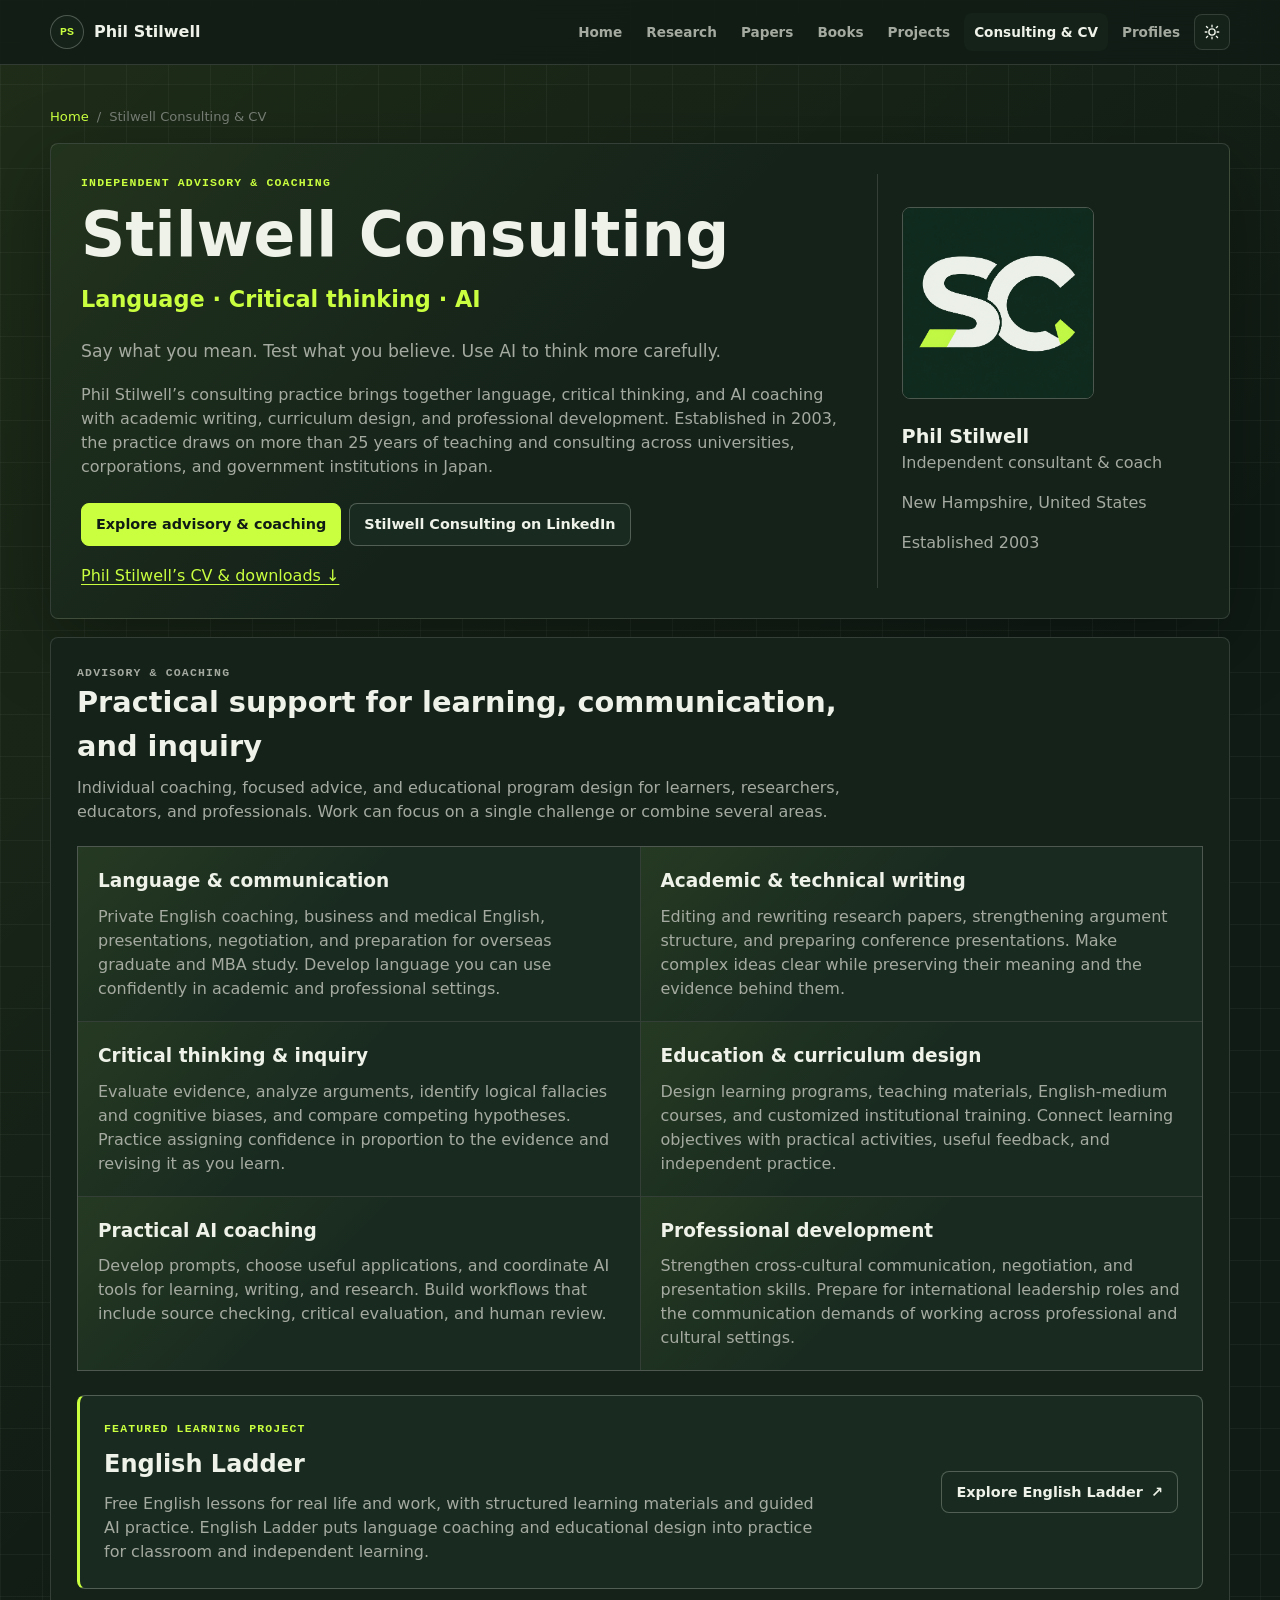
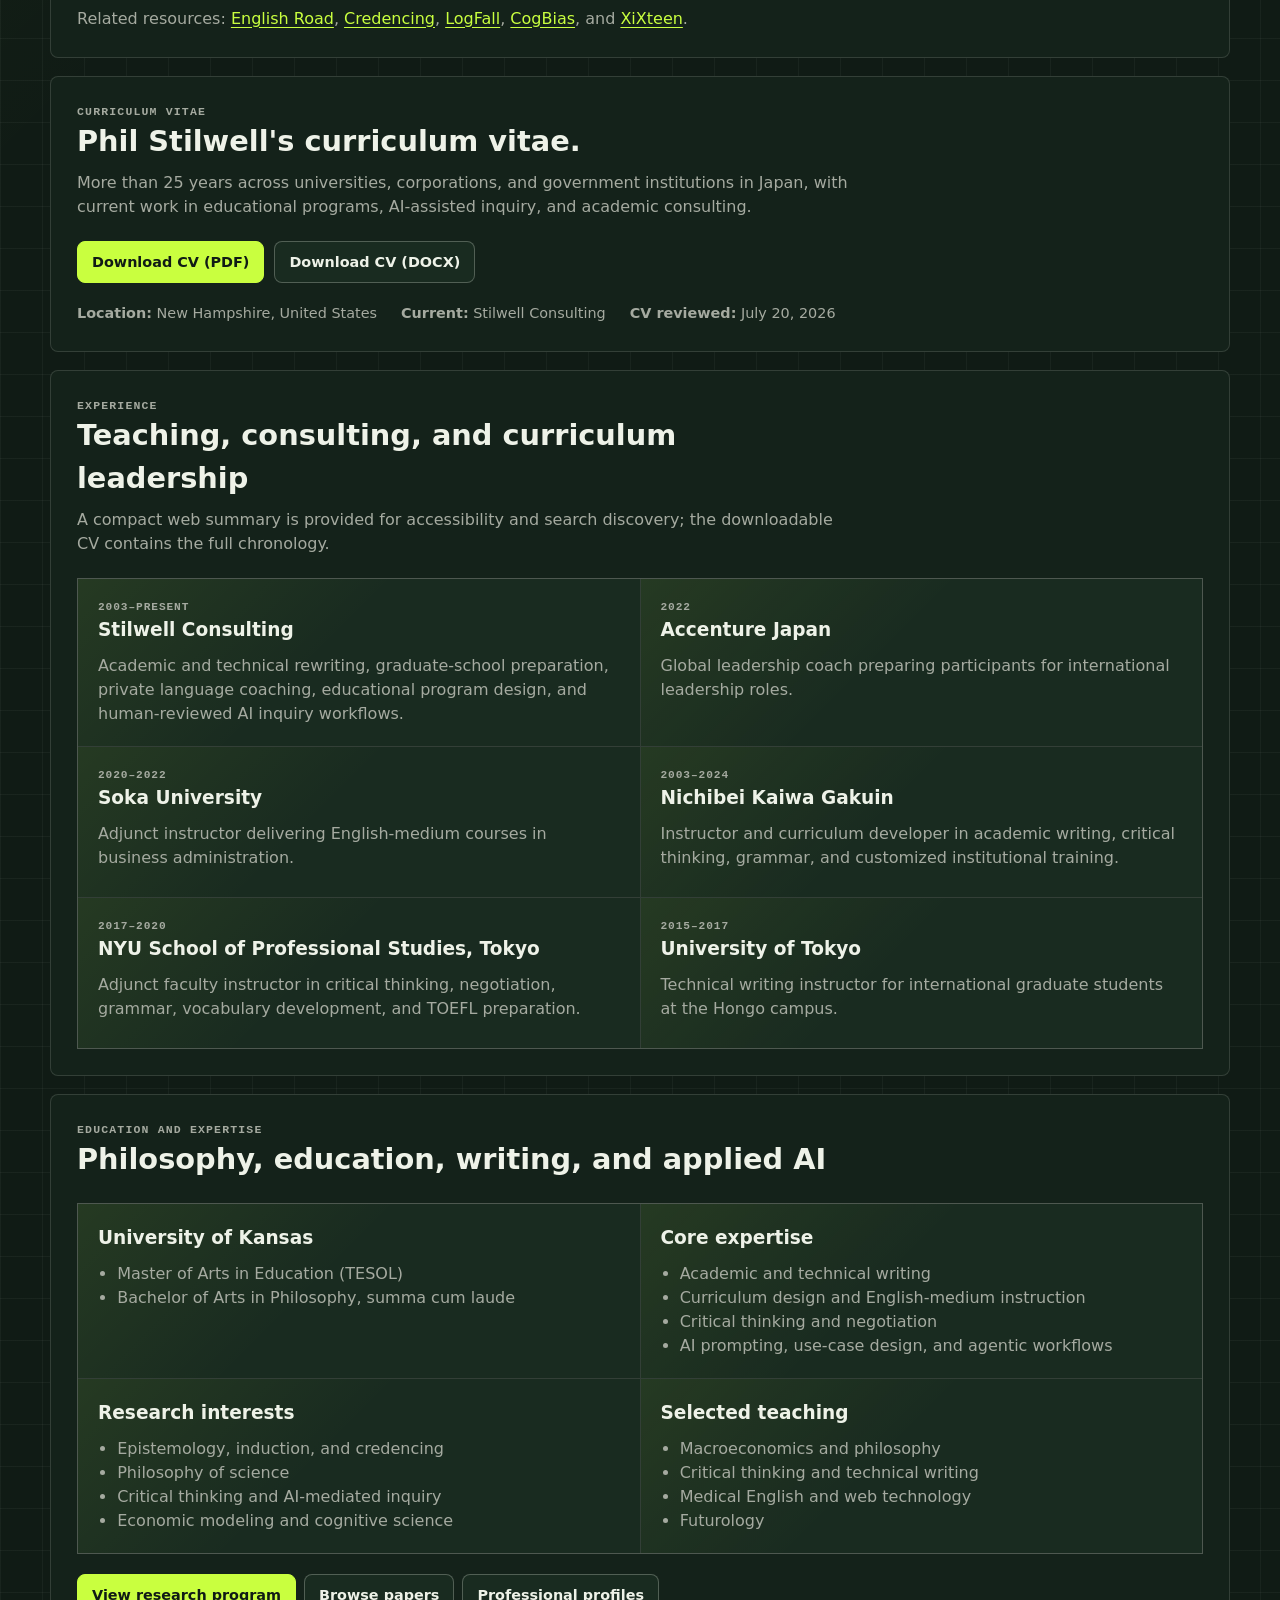
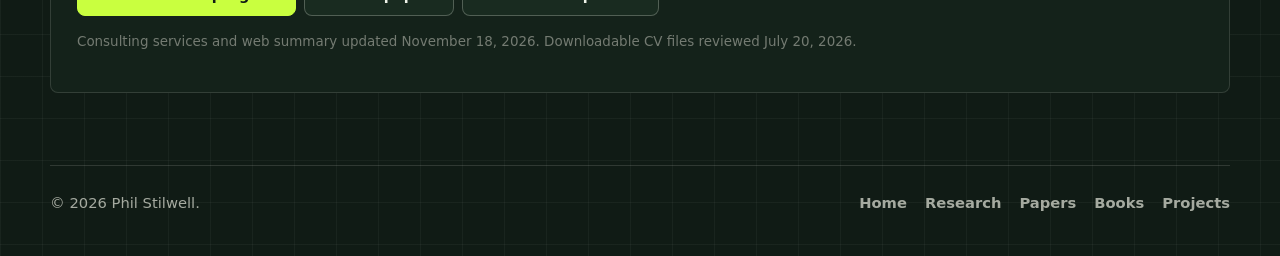
<file: cv/index.html>
<!doctype html>
<html lang="en">
  <head>
    <meta charset="utf-8">
    <meta name="viewport" content="width=device-width, initial-scale=1">
    <title>Stilwell Consulting | Advisory, Coaching &amp; Phil Stilwell’s CV</title>
    <meta name="description" content="Language, critical thinking, writing, curriculum design, and practical AI advisory and coaching with Phil Stilwell. Explore services and download his full CV.">
    <meta name="author" content="Phil Stilwell">
    <meta name="robots" content="index, follow, max-image-preview:large">
    <link rel="canonical" href="https://philstilwell.com/cv/">
    <meta property="og:title" content="Stilwell Consulting | Advisory, Coaching &amp; Phil Stilwell’s CV">
    <meta property="og:description" content="Language, critical thinking, and practical AI coaching, backed by more than 25 years of teaching, writing, and curriculum design. Services, background, and CV downloads.">
    <meta property="og:type" content="website">
    <meta property="og:url" content="https://philstilwell.com/cv/">
    <meta property="og:site_name" content="Phil Stilwell">
    <meta property="og:locale" content="en_US">
    <meta property="og:image" content="https://philstilwell.com/assets/images/stilwell-consulting-logo-forest-green.png">
    <meta property="og:image:secure_url" content="https://philstilwell.com/assets/images/stilwell-consulting-logo-forest-green.png">
    <meta property="og:image:type" content="image/png">
    <meta property="og:image:width" content="1254">
    <meta property="og:image:height" content="1254">
    <meta property="og:image:alt" content="Stilwell Consulting SC logo">
    <meta name="twitter:card" content="summary">
    <meta name="twitter:title" content="Stilwell Consulting | Advisory, Coaching &amp; Phil Stilwell’s CV">
    <meta name="twitter:description" content="Language, critical thinking, writing, curriculum design, and practical AI advisory and coaching. Explore services and Phil Stilwell’s CV.">
    <meta name="twitter:image" content="https://philstilwell.com/assets/images/stilwell-consulting-logo-forest-green.png">
    <meta name="twitter:image:alt" content="Stilwell Consulting SC logo">
    <meta name="theme-color" content="#101b15">
    <link rel="icon" type="image/svg+xml" href="/assets/images/favicon.svg">
    <link rel="icon" type="image/png" sizes="48x48" href="/assets/images/favicon-48.png">
    <link rel="apple-touch-icon" sizes="180x180" href="/assets/images/apple-touch-icon.png">
    <link rel="stylesheet" href="/assets/css/styles.css?v=20261118-nav-titles">
    <link rel="stylesheet" href="/assets/css/consulting.css?v=20261118-nav-titles">
    <script type="application/ld+json">
      {
        "@context": "https://schema.org",
        "@graph": [
          {
            "@type": "WebPage",
            "@id": "https://philstilwell.com/cv/#page",
            "url": "https://philstilwell.com/cv/",
            "name": "Stilwell Consulting | Advisory, Coaching and Phil Stilwell’s CV",
            "description": "Advisory and coaching services in language, critical thinking, writing, curriculum design, and practical AI, with Phil Stilwell’s background and full CV downloads.",
            "dateModified": "2026-11-18",
            "inLanguage": "en-US",
            "isPartOf": {"@id": "https://philstilwell.com/#website"},
            "mainEntity": {"@id": "https://philstilwell.com/cv/#stilwell-consulting"},
            "about": {"@id": "https://philstilwell.com/#person"},
            "breadcrumb": {"@id": "https://philstilwell.com/cv/#breadcrumb"}
          },
          {
            "@type": "Organization",
            "@id": "https://philstilwell.com/cv/#stilwell-consulting",
            "name": "Stilwell Consulting",
            "url": "https://philstilwell.com/cv/",
            "logo": "https://philstilwell.com/assets/images/stilwell-consulting-logo-forest-green.png",
            "description": "Phil Stilwell’s independent advisory and coaching practice in language, critical thinking, academic and technical writing, curriculum design, professional communication, and practical AI.",
            "foundingDate": "2003",
            "founder": {"@id": "https://philstilwell.com/#person"},
            "address": {"@type": "PostalAddress", "addressRegion": "New Hampshire", "addressCountry": "US"},
            "sameAs": ["https://www.linkedin.com/company/stilwell-consulting-phil-stilwell/"]
          },
          {
            "@type": "Person",
            "@id": "https://philstilwell.com/#person",
            "name": "Phil Stilwell",
            "url": "https://philstilwell.com/",
            "jobTitle": ["Educator", "Curriculum Designer", "Academic Consultant"],
            "worksFor": {"@id": "https://philstilwell.com/cv/#stilwell-consulting"},
            "alumniOf": {"@type": "CollegeOrUniversity", "name": "University of Kansas"},
            "sameAs": [
              "https://philpeople.org/profiles/phil-stilwell-1",
              "https://suj.academia.edu/PhilStilwell",
              "https://github.com/philstilwell",
              "https://www.linkedin.com/in/philstilwell2010/"
            ]
          },
          {
            "@type": "BreadcrumbList",
            "@id": "https://philstilwell.com/cv/#breadcrumb",
            "itemListElement": [
              {"@type": "ListItem", "position": 1, "name": "Home", "item": "https://philstilwell.com/"},
              {"@type": "ListItem", "position": 2, "name": "Stilwell Consulting & CV", "item": "https://philstilwell.com/cv/"}
            ]
          }
        ]
      }
    </script>
  <!-- Cloudflare Web Analytics --><script type='module' src='https://static.cloudflareinsights.com/beacon.min.js' data-cf-beacon='{"token": "04aa733672fb44fd89d9fb35970f3c89"}'></script><!-- End Cloudflare Web Analytics -->
</head>
  <body>
    <a class="skip-link" href="#main">Skip to content</a>
    <div class="scroll-progress" data-scroll-progress></div>
    <header class="site-header" data-header>
      <nav class="nav" aria-label="Primary navigation">
        <a class="brand" href="/" aria-label="PS Phil Stilwell home"><span class="brand-mark" aria-hidden="true">PS</span><span>Phil Stilwell</span></a>
        <button class="nav-toggle" type="button" aria-expanded="false" aria-controls="nav-links" data-nav-toggle><span class="nav-toggle-bar"></span><span class="nav-toggle-bar"></span><span class="nav-toggle-bar"></span><span class="sr-only">Menu</span></button>
        <div class="nav-links" id="nav-links" data-nav-links>
          <a href="/">Home</a><a href="/research/">Research</a><a href="/papers/">Papers</a><a href="/books/">Books</a><a href="/projects/">Projects</a><a class="is-active" href="/cv/" aria-current="page">Consulting &amp; CV</a><a href="/#profiles">Profiles</a>
          <button class="theme-toggle" type="button" aria-label="Toggle light and dark theme" data-theme-toggle title="Toggle theme"><svg viewBox="0 0 24 24" aria-hidden="true"><path d="M12 3v2.2M12 18.8V21M4.6 4.6l1.6 1.6M17.8 17.8l1.6 1.6M3 12h2.2M18.8 12H21M4.6 19.4l1.6-1.6M17.8 6.2l1.6-1.6"></path><circle cx="12" cy="12" r="4.2"></circle></svg></button>
        </div>
      </nav>
    </header>

    <main class="page-main" id="main">
      <nav class="breadcrumbs" aria-label="Breadcrumb"><a href="/">Home</a><span aria-hidden="true">/</span><span>Stilwell Consulting &amp; CV</span></nav>
      <section class="page-hero consulting-hero" aria-labelledby="page-title">
        <div>
          <p class="page-kicker">Independent advisory &amp; coaching</p>
          <h1 id="page-title">Stilwell Consulting</h1>
          <p class="consulting-focus">Language · Critical thinking · AI</p>
          <p class="lead">Say what you mean. Test what you believe. Use AI to think more carefully.</p>
          <p class="consulting-introduction">Phil Stilwell’s consulting practice brings together language, critical thinking, and AI coaching with academic writing, curriculum design, and professional development. Established in 2003, the practice draws on more than 25 years of teaching and consulting across universities, corporations, and government institutions in Japan.</p>
          <div class="section-actions consulting-actions">
            <a class="button primary" href="#services">Explore advisory &amp; coaching</a>
            <a class="button secondary" href="https://www.linkedin.com/company/stilwell-consulting-phil-stilwell/" target="_blank" rel="noopener noreferrer">Stilwell Consulting on LinkedIn</a>
          </div>
          <p class="consulting-cv-link"><a href="#cv">Phil Stilwell’s CV &amp; downloads <span aria-hidden="true">↓</span></a></p>
        </div>
        <aside class="page-hero-aside consulting-identity" aria-label="About Stilwell Consulting">
          <img class="consulting-logo" src="/assets/images/stilwell-consulting-logo-forest-green.png" width="192" height="192" alt="Stilwell Consulting SC logo" fetchpriority="high" decoding="async">
          <div>
            <p><strong>Phil Stilwell</strong><br>Independent consultant &amp; coach</p>
            <p>New Hampshire, United States</p>
            <p>Established 2003</p>
          </div>
        </aside>
      </section>

      <section class="page-section consulting-services" id="services" aria-labelledby="services-title">
        <header><p class="page-kicker">Advisory &amp; coaching</p><h2 id="services-title">Practical support for learning, communication, and inquiry</h2><p>Individual coaching, focused advice, and educational program design for learners, researchers, educators, and professionals. Work can focus on a single challenge or combine several areas.</p></header>
        <div class="cv-grid">
          <article class="topic-card"><h3>Language &amp; communication</h3><p>Private English coaching, business and medical English, presentations, negotiation, and preparation for overseas graduate and MBA study. Develop language you can use confidently in academic and professional settings.</p></article>
          <article class="topic-card"><h3>Academic &amp; technical writing</h3><p>Editing and rewriting research papers, strengthening argument structure, and preparing conference presentations. Make complex ideas clear while preserving their meaning and the evidence behind them.</p></article>
          <article class="topic-card"><h3>Critical thinking &amp; inquiry</h3><p>Evaluate evidence, analyze arguments, identify logical fallacies and cognitive biases, and compare competing hypotheses. Practice assigning confidence in proportion to the evidence and revising it as you learn.</p></article>
          <article class="topic-card"><h3>Education &amp; curriculum design</h3><p>Design learning programs, teaching materials, English-medium courses, and customized institutional training. Connect learning objectives with practical activities, useful feedback, and independent practice.</p></article>
          <article class="topic-card"><h3>Practical AI coaching</h3><p>Develop prompts, choose useful applications, and coordinate AI tools for learning, writing, and research. Build workflows that include source checking, critical evaluation, and human review.</p></article>
          <article class="topic-card"><h3>Professional development</h3><p>Strengthen cross-cultural communication, negotiation, and presentation skills. Prepare for international leadership roles and the communication demands of working across professional and cultural settings.</p></article>
        </div>
        <div class="consulting-project">
          <div><p class="page-kicker">Featured learning project</p><h3>English Ladder</h3><p>Free English lessons for real life and work, with structured learning materials and guided AI practice. English Ladder puts language coaching and educational design into practice for classroom and independent learning.</p></div>
          <a class="button secondary" href="https://englishladder.com" target="_blank" rel="noopener noreferrer">Explore English Ladder <span aria-hidden="true">↗</span></a>
        </div>
        <p class="consulting-project-links">Related resources: <a href="https://englishroad.com" target="_blank" rel="noopener noreferrer">English Road</a>, <a href="https://credencing.com" target="_blank" rel="noopener noreferrer">Credencing</a>, <a href="https://logfall.com" target="_blank" rel="noopener noreferrer">LogFall</a>, <a href="https://cogbias.site" target="_blank" rel="noopener noreferrer">CogBias</a>, and <a href="https://xixteen.com" target="_blank" rel="noopener noreferrer">XiXteen</a>.</p>
      </section>

      <section class="page-section consulting-cv" id="cv" aria-labelledby="cv-title">
        <header>
          <p class="page-kicker">Curriculum vitae</p>
          <h2 id="cv-title">Phil Stilwell's curriculum vitae.</h2>
          <p class="lead">More than 25 years across universities, corporations, and government institutions in Japan, with current work in educational programs, AI-assisted inquiry, and academic consulting.</p>
        </header>
        <div class="cv-downloads">
            <a class="button primary" href="/output/pdf/Phil_Stilwell_Modern_CV.pdf" download>Download CV (PDF)</a>
            <a class="button secondary" href="/output/docx/Phil_Stilwell_Modern_CV.docx" download>Download CV (DOCX)</a>
        </div>
        <div class="consulting-cv-summary" aria-label="CV summary">
          <p><strong>Location:</strong> New Hampshire, United States</p>
          <p><strong>Current:</strong> Stilwell Consulting</p>
          <p><strong>CV reviewed:</strong> July 20, 2026</p>
        </div>
      </section>

      <section class="page-section" aria-labelledby="experience-title">
        <header><p class="page-kicker">Experience</p><h2 id="experience-title">Teaching, consulting, and curriculum leadership</h2><p>A compact web summary is provided for accessibility and search discovery; the downloadable CV contains the full chronology.</p></header>
        <div class="cv-grid">
          <article class="topic-card cv-card"><p class="publication-meta">2003–present</p><h3>Stilwell Consulting</h3><p>Academic and technical rewriting, graduate-school preparation, private language coaching, educational program design, and human-reviewed AI inquiry workflows.</p></article>
          <article class="topic-card cv-card"><p class="publication-meta">2022</p><h3>Accenture Japan</h3><p>Global leadership coach preparing participants for international leadership roles.</p></article>
          <article class="topic-card cv-card"><p class="publication-meta">2020–2022</p><h3>Soka University</h3><p>Adjunct instructor delivering English-medium courses in business administration.</p></article>
          <article class="topic-card cv-card"><p class="publication-meta">2003–2024</p><h3>Nichibei Kaiwa Gakuin</h3><p>Instructor and curriculum developer in academic writing, critical thinking, grammar, and customized institutional training.</p></article>
          <article class="topic-card cv-card"><p class="publication-meta">2017–2020</p><h3>NYU School of Professional Studies, Tokyo</h3><p>Adjunct faculty instructor in critical thinking, negotiation, grammar, vocabulary development, and TOEFL preparation.</p></article>
          <article class="topic-card cv-card"><p class="publication-meta">2015–2017</p><h3>University of Tokyo</h3><p>Technical writing instructor for international graduate students at the Hongo campus.</p></article>
        </div>
      </section>

      <section class="page-section" aria-labelledby="education-title">
        <header><p class="page-kicker">Education and expertise</p><h2 id="education-title">Philosophy, education, writing, and applied AI</h2></header>
        <div class="cv-grid">
          <article class="topic-card cv-card"><h3>University of Kansas</h3><ul><li>Master of Arts in Education (TESOL)</li><li>Bachelor of Arts in Philosophy, summa cum laude</li></ul></article>
          <article class="topic-card cv-card"><h3>Core expertise</h3><ul><li>Academic and technical writing</li><li>Curriculum design and English-medium instruction</li><li>Critical thinking and negotiation</li><li>AI prompting, use-case design, and agentic workflows</li></ul></article>
          <article class="topic-card cv-card"><h3>Research interests</h3><ul><li>Epistemology, induction, and credencing</li><li>Philosophy of science</li><li>Critical thinking and AI-mediated inquiry</li><li>Economic modeling and cognitive science</li></ul></article>
          <article class="topic-card cv-card"><h3>Selected teaching</h3><ul><li>Macroeconomics and philosophy</li><li>Critical thinking and technical writing</li><li>Medical English and web technology</li><li>Futurology</li></ul></article>
        </div>
        <div class="section-actions"><a class="button primary" href="/research/">View research program</a><a class="button secondary" href="/papers/">Browse papers</a><a class="button secondary" href="/#profiles">Professional profiles</a></div>
        <p class="page-updated">Consulting services and web summary updated November 18, 2026. Downloadable CV files reviewed July 20, 2026.</p>
      </section>
    </main>

    <footer class="site-footer"><p>&copy; <span data-year></span> Phil Stilwell.</p><nav class="footer-links" aria-label="Footer navigation"><a href="/">Home</a><a href="/research/">Research</a><a href="/papers/">Papers</a><a href="/books/">Books</a><a href="/projects/">Projects</a></nav></footer>
    <script src="/assets/js/main.js"></script>
  </body>
</html>
</file>
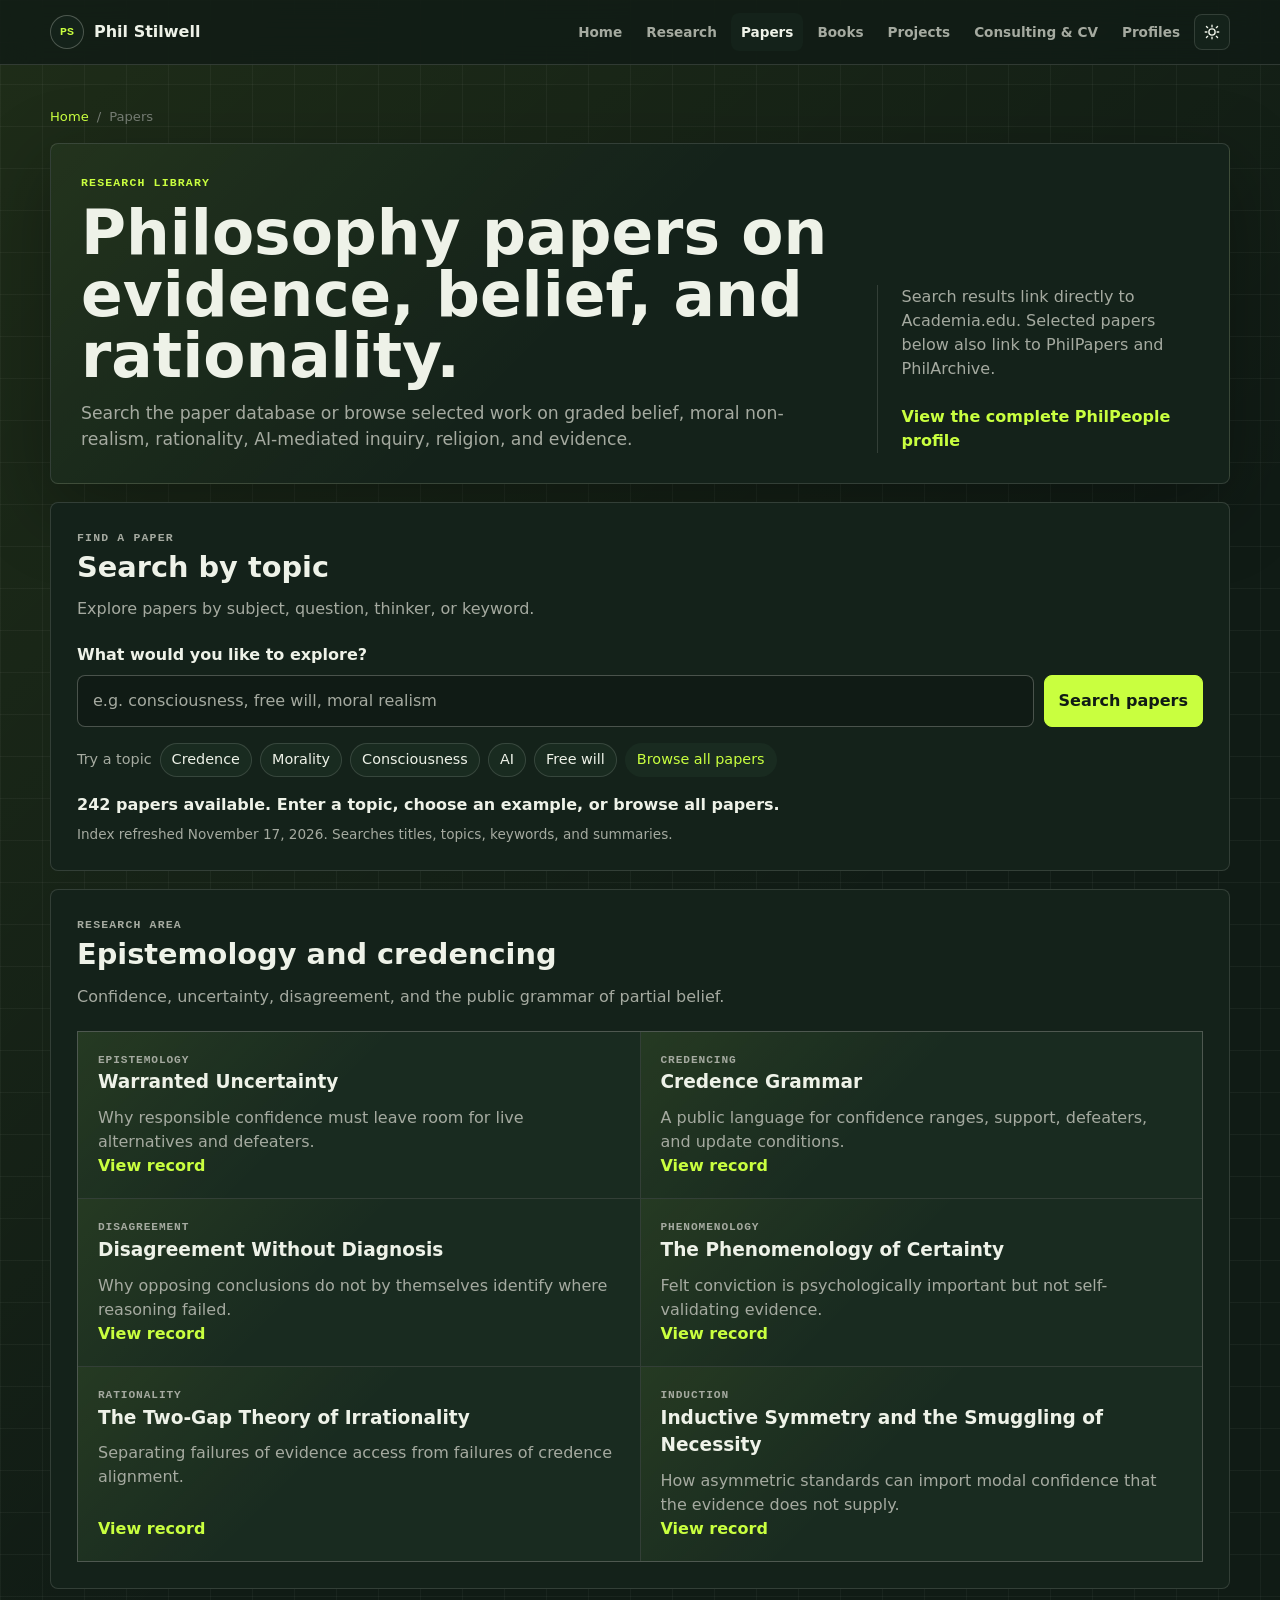
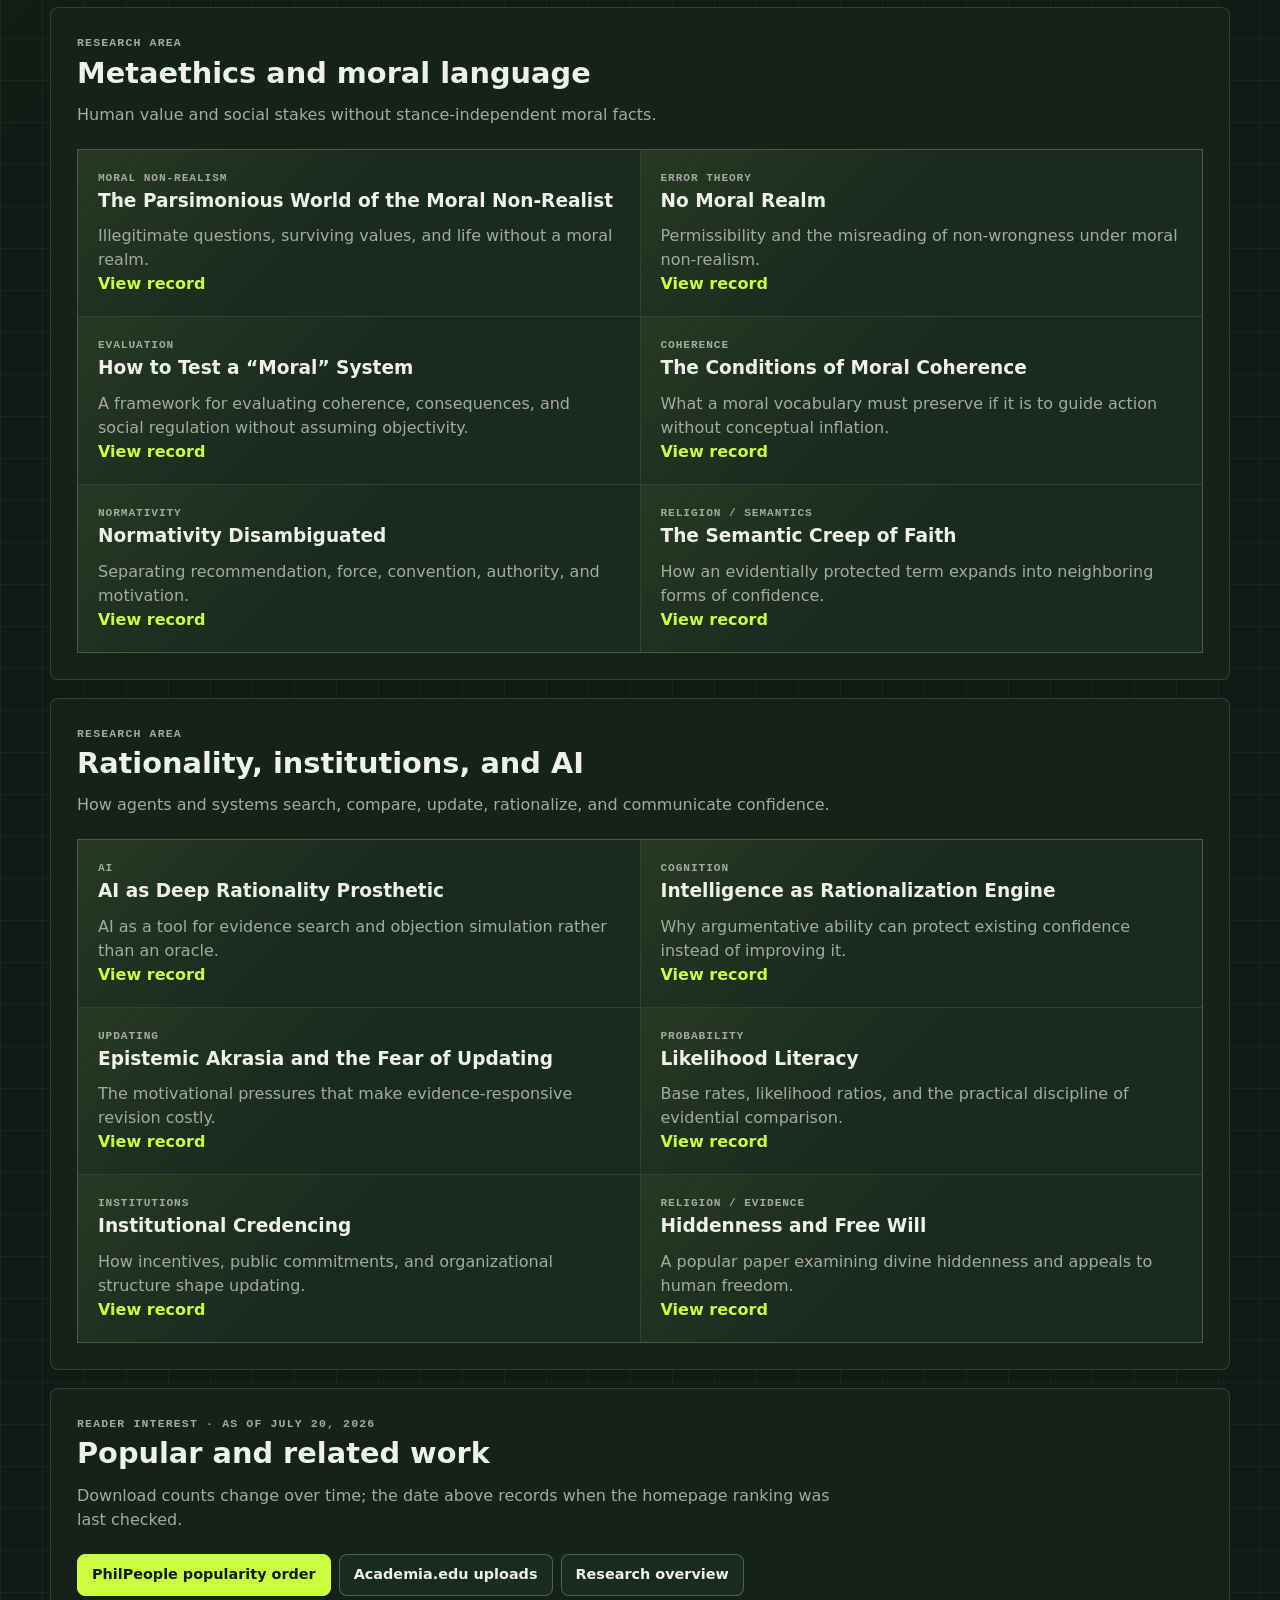
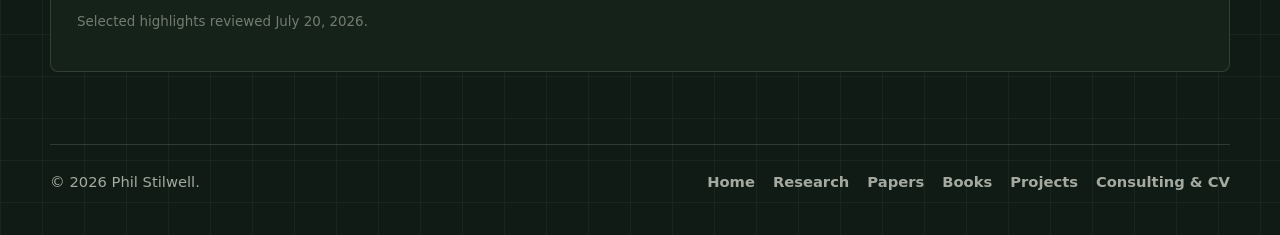
<file: papers/index.html>
<!doctype html>
<html lang="en">
  <head>
    <meta charset="utf-8">
    <meta name="viewport" content="width=device-width, initial-scale=1">
    <title>Epistemology &amp; Rationality Papers | Phil Stilwell</title>
    <meta
      name="description"
      content="Search Phil Stilwell’s paper database by topic, keyword, title, or summary, and read matching papers on Academia.edu."
    >
    <meta name="author" content="Phil Stilwell">
    <meta name="robots" content="index, follow, max-image-preview:large">
    <link rel="canonical" href="https://philstilwell.com/papers/">
    <meta property="og:title" content="Epistemology &amp; Rationality Papers | Phil Stilwell">
    <meta property="og:description" content="Search philosophy papers by topic and keyword, with direct Academia.edu links and selected papers on evidence, belief, and rationality.">
    <meta property="og:type" content="website">
    <meta property="og:url" content="https://philstilwell.com/papers/">
    <meta property="og:site_name" content="Phil Stilwell">
    <meta property="og:locale" content="en_US">
    <meta property="og:image" content="https://philstilwell.com/assets/images/phil-stilwell-social.jpg">
    <meta property="og:image:secure_url" content="https://philstilwell.com/assets/images/phil-stilwell-social.jpg">
    <meta property="og:image:type" content="image/jpeg">
    <meta property="og:image:width" content="1200">
    <meta property="og:image:height" content="630">
    <meta property="og:image:alt" content="Phil Stilwell — Epistemology, Critical Thinking, and Credencing">
    <meta name="twitter:card" content="summary_large_image">
    <meta name="twitter:title" content="Epistemology &amp; Rationality Papers | Phil Stilwell">
    <meta name="twitter:description" content="Search philosophy papers by topic and keyword, with direct Academia.edu links and selected papers on evidence, belief, and rationality.">
    <meta name="twitter:image" content="https://philstilwell.com/assets/images/phil-stilwell-social.jpg">
    <meta name="twitter:image:alt" content="Phil Stilwell — Epistemology, Critical Thinking, and Credencing">
    <meta name="theme-color" content="#101b15">
    <link rel="icon" type="image/svg+xml" href="/assets/images/favicon.svg">
    <link rel="icon" type="image/png" sizes="48x48" href="/assets/images/favicon-48.png">
    <link rel="apple-touch-icon" sizes="180x180" href="/assets/images/apple-touch-icon.png">
    <link rel="stylesheet" href="/assets/css/styles.css?v=20261118-nav-titles">
    <link rel="stylesheet" href="/assets/css/paper-search.css?v=20261118-green">
    <script type="application/ld+json">
      {
        "@context": "https://schema.org",
        "@graph": [
          {
            "@type": "CollectionPage",
            "@id": "https://philstilwell.com/papers/#page",
            "url": "https://philstilwell.com/papers/",
            "name": "Epistemology and Rationality Papers | Phil Stilwell",
            "description": "A searchable paper database and eighteen selected papers by Phil Stilwell on epistemology, credencing, metaethics, rationality, artificial intelligence, and religion.",
            "dateModified": "2026-10-29",
            "inLanguage": "en-US",
            "isPartOf": {
              "@id": "https://philstilwell.com/#website"
            },
            "about": {
              "@id": "https://philstilwell.com/#person"
            },
            "mainEntity": {
              "@type": "ItemList",
              "numberOfItems": 18,
              "itemListElement": [
                {"@type": "ListItem", "position": 1, "name": "Warranted Uncertainty", "url": "https://philpapers.org/rec/STIWUT"},
                {"@type": "ListItem", "position": 2, "name": "Credence Grammar", "url": "https://philpapers.org/rec/STICGS"},
                {"@type": "ListItem", "position": 3, "name": "Disagreement Without Diagnosis", "url": "https://philpapers.org/rec/STIDWL"},
                {"@type": "ListItem", "position": 4, "name": "The Phenomenology of Certainty", "url": "https://philpapers.org/rec/STITPU"},
                {"@type": "ListItem", "position": 5, "name": "The Two-Gap Theory of Irrationality", "url": "https://philpapers.org/rec/STITTT-5"},
                {"@type": "ListItem", "position": 6, "name": "Inductive Symmetry and the Smuggling of Necessity", "url": "https://philarchive.org/rec/STIISA"},
                {"@type": "ListItem", "position": 7, "name": "The Parsimonious World of the Moral Non-Realist", "url": "https://philpapers.org/rec/STITPW-2"},
                {"@type": "ListItem", "position": 8, "name": "No Moral Realm", "url": "https://philpapers.org/rec/STINMR"},
                {"@type": "ListItem", "position": 9, "name": "How to Test a Moral System", "url": "https://philpapers.org/rec/STIHTJ"},
                {"@type": "ListItem", "position": 10, "name": "The Conditions of Moral Coherence", "url": "https://philpapers.org/rec/STITCB"},
                {"@type": "ListItem", "position": 11, "name": "Normativity Disambiguated", "url": "https://philpapers.org/rec/STINDM-2"},
                {"@type": "ListItem", "position": 12, "name": "The Semantic Creep of Faith", "url": "https://philarchive.org/rec/STITSN"},
                {"@type": "ListItem", "position": 13, "name": "AI as Deep Rationality Prosthetic", "url": "https://philpapers.org/rec/STIAAD-3"},
                {"@type": "ListItem", "position": 14, "name": "Intelligence as Rationalization Engine", "url": "https://philpapers.org/rec/STIIAR"},
                {"@type": "ListItem", "position": 15, "name": "Epistemic Akrasia and the Fear of Updating", "url": "https://philpapers.org/rec/STIEAL"},
                {"@type": "ListItem", "position": 16, "name": "Likelihood Literacy", "url": "https://philpapers.org/rec/STILLD"},
                {"@type": "ListItem", "position": 17, "name": "Institutional Credencing", "url": "https://philpapers.org/rec/STIICO"},
                {"@type": "ListItem", "position": 18, "name": "Hiddenness and Free Will", "url": "https://philarchive.org/rec/STIHAF"}
              ]
            },
            "breadcrumb": {
              "@id": "https://philstilwell.com/papers/#breadcrumb"
            }
          },
          {
            "@type": "BreadcrumbList",
            "@id": "https://philstilwell.com/papers/#breadcrumb",
            "itemListElement": [
              {"@type": "ListItem", "position": 1, "name": "Home", "item": "https://philstilwell.com/"},
              {"@type": "ListItem", "position": 2, "name": "Papers", "item": "https://philstilwell.com/papers/"}
            ]
          },
          {
            "@type": "Person",
            "@id": "https://philstilwell.com/#person",
            "name": "Phil Stilwell",
            "url": "https://philstilwell.com/"
          }
        ]
      }
    </script>
  <!-- Cloudflare Web Analytics --><script type='module' src='https://static.cloudflareinsights.com/beacon.min.js' data-cf-beacon='{"token": "04aa733672fb44fd89d9fb35970f3c89"}'></script><!-- End Cloudflare Web Analytics -->
</head>
  <body>
    <a class="skip-link" href="#main">Skip to content</a>
    <div class="scroll-progress" data-scroll-progress></div>

    <header class="site-header" data-header>
      <nav class="nav" aria-label="Primary navigation">
        <a class="brand" href="/" aria-label="PS Phil Stilwell home">
          <span class="brand-mark" aria-hidden="true">PS</span>
          <span>Phil Stilwell</span>
        </a>
        <button class="nav-toggle" type="button" aria-expanded="false" aria-controls="nav-links" data-nav-toggle>
          <span class="nav-toggle-bar"></span><span class="nav-toggle-bar"></span><span class="nav-toggle-bar"></span>
          <span class="sr-only">Menu</span>
        </button>
        <div class="nav-links" id="nav-links" data-nav-links>
          <a href="/">Home</a>
          <a href="/research/">Research</a>
          <a class="is-active" href="/papers/" aria-current="page">Papers</a>
          <a href="/books/">Books</a>
          <a href="/projects/">Projects</a>
          <a href="/cv/">Consulting &amp; CV</a>
          <a href="/#profiles">Profiles</a>
          <button class="theme-toggle" type="button" aria-label="Toggle light and dark theme" data-theme-toggle title="Toggle theme">
            <svg viewBox="0 0 24 24" aria-hidden="true">
              <path d="M12 3v2.2M12 18.8V21M4.6 4.6l1.6 1.6M17.8 17.8l1.6 1.6M3 12h2.2M18.8 12H21M4.6 19.4l1.6-1.6M17.8 6.2l1.6-1.6"></path>
              <circle cx="12" cy="12" r="4.2"></circle>
            </svg>
          </button>
        </div>
      </nav>
    </header>

    <main class="page-main" id="main">
      <nav class="breadcrumbs" aria-label="Breadcrumb"><a href="/">Home</a><span aria-hidden="true">/</span><span>Papers</span></nav>
      <section class="page-hero" aria-labelledby="page-title">
        <div>
          <p class="page-kicker">Research library</p>
          <h1 id="page-title">Philosophy papers on evidence, belief, and rationality.</h1>
          <p class="lead">Search the paper database or browse selected work on graded belief, moral non-realism, rationality, AI-mediated inquiry, religion, and evidence.</p>
        </div>
        <aside class="page-hero-aside" aria-label="Paper sources">
          <p>Search results link directly to Academia.edu. Selected papers below also link to PhilPapers and PhilArchive.</p>
          <p><a class="text-link" href="https://philpeople.org/profiles/phil-stilwell-1/publications" target="_blank" rel="noreferrer">View the complete PhilPeople profile</a></p>
        </aside>
      </section>

      <section class="page-section paper-search" id="paper-search" aria-labelledby="paper-search-title" data-paper-search>
        <header>
          <p class="page-kicker">Find a paper</p>
          <h2 id="paper-search-title">Search by topic</h2>
          <p>Explore papers by subject, question, thinker, or keyword.</p>
        </header>
        <form class="paper-search-form" role="search" aria-label="Search papers">
          <label for="paper-query">What would you like to explore?</label>
          <div class="paper-search-controls">
            <input id="paper-query" type="search" name="q" maxlength="200" placeholder="e.g. consciousness, free will, moral realism" aria-describedby="paper-search-note" autocomplete="off">
            <button class="button primary" type="submit">Search papers</button>
            <button class="button secondary" type="button" data-clear-search hidden>Clear</button>
          </div>
        </form>
        <div class="paper-search-examples" aria-label="Example searches">
          <span>Try a topic</span>
          <button type="button" data-search-example="credence">Credence</button>
          <button type="button" data-search-example="morality">Morality</button>
          <button type="button" data-search-example="consciousness">Consciousness</button>
          <button type="button" data-search-example="AI">AI</button>
          <button type="button" data-search-example="free will">Free will</button>
          <button type="button" data-browse-papers>Browse all papers</button>
        </div>
        <p class="paper-search-status" role="status" aria-live="polite" aria-atomic="true" data-search-status>Search by topic, or browse the selected papers below.</p>
        <p class="paper-search-note" id="paper-search-note" data-index-note>Searches titles, topics, keywords, and summaries.</p>
        <button class="button secondary" type="button" data-retry-search hidden>Retry loading papers</button>
        <ul class="paper-results" aria-label="Matching papers" data-paper-results></ul>
        <button class="button secondary" type="button" data-show-more hidden>Show more papers</button>
        <noscript><p>Enable JavaScript to search the database, or browse the selected papers below and <a href="https://suj.academia.edu/PhilStilwell">the Academia.edu collection</a>.</p></noscript>
      </section>

      <section class="page-section" aria-labelledby="epistemology-title">
        <header><p class="page-kicker">Research area</p><h2 id="epistemology-title">Epistemology and credencing</h2><p>Confidence, uncertainty, disagreement, and the public grammar of partial belief.</p></header>
        <div class="publication-index">
          <article class="publication-entry"><div><p class="publication-meta">Epistemology</p><h3>Warranted Uncertainty</h3><p>Why responsible confidence must leave room for live alternatives and defeaters.</p></div><a href="https://philpapers.org/rec/STIWUT" target="_blank" rel="noreferrer">View record</a></article>
          <article class="publication-entry"><div><p class="publication-meta">Credencing</p><h3>Credence Grammar</h3><p>A public language for confidence ranges, support, defeaters, and update conditions.</p></div><a href="https://philpapers.org/rec/STICGS" target="_blank" rel="noreferrer">View record</a></article>
          <article class="publication-entry"><div><p class="publication-meta">Disagreement</p><h3>Disagreement Without Diagnosis</h3><p>Why opposing conclusions do not by themselves identify where reasoning failed.</p></div><a href="https://philpapers.org/rec/STIDWL" target="_blank" rel="noreferrer">View record</a></article>
          <article class="publication-entry"><div><p class="publication-meta">Phenomenology</p><h3>The Phenomenology of Certainty</h3><p>Felt conviction is psychologically important but not self-validating evidence.</p></div><a href="https://philpapers.org/rec/STITPU" target="_blank" rel="noreferrer">View record</a></article>
          <article class="publication-entry"><div><p class="publication-meta">Rationality</p><h3>The Two-Gap Theory of Irrationality</h3><p>Separating failures of evidence access from failures of credence alignment.</p></div><a href="https://philpapers.org/rec/STITTT-5" target="_blank" rel="noreferrer">View record</a></article>
          <article class="publication-entry"><div><p class="publication-meta">Induction</p><h3>Inductive Symmetry and the Smuggling of Necessity</h3><p>How asymmetric standards can import modal confidence that the evidence does not supply.</p></div><a href="https://philarchive.org/rec/STIISA" target="_blank" rel="noreferrer">View record</a></article>
        </div>
      </section>

      <section class="page-section" aria-labelledby="metaethics-title">
        <header><p class="page-kicker">Research area</p><h2 id="metaethics-title">Metaethics and moral language</h2><p>Human value and social stakes without stance-independent moral facts.</p></header>
        <div class="publication-index">
          <article class="publication-entry"><div><p class="publication-meta">Moral non-realism</p><h3>The Parsimonious World of the Moral Non-Realist</h3><p>Illegitimate questions, surviving values, and life without a moral realm.</p></div><a href="https://philpapers.org/rec/STITPW-2" target="_blank" rel="noreferrer">View record</a></article>
          <article class="publication-entry"><div><p class="publication-meta">Error theory</p><h3>No Moral Realm</h3><p>Permissibility and the misreading of non-wrongness under moral non-realism.</p></div><a href="https://philpapers.org/rec/STINMR" target="_blank" rel="noreferrer">View record</a></article>
          <article class="publication-entry"><div><p class="publication-meta">Evaluation</p><h3>How to Test a “Moral” System</h3><p>A framework for evaluating coherence, consequences, and social regulation without assuming objectivity.</p></div><a href="https://philpapers.org/rec/STIHTJ" target="_blank" rel="noreferrer">View record</a></article>
          <article class="publication-entry"><div><p class="publication-meta">Coherence</p><h3>The Conditions of Moral Coherence</h3><p>What a moral vocabulary must preserve if it is to guide action without conceptual inflation.</p></div><a href="https://philpapers.org/rec/STITCB" target="_blank" rel="noreferrer">View record</a></article>
          <article class="publication-entry"><div><p class="publication-meta">Normativity</p><h3>Normativity Disambiguated</h3><p>Separating recommendation, force, convention, authority, and motivation.</p></div><a href="https://philpapers.org/rec/STINDM-2" target="_blank" rel="noreferrer">View record</a></article>
          <article class="publication-entry"><div><p class="publication-meta">Religion / semantics</p><h3>The Semantic Creep of Faith</h3><p>How an evidentially protected term expands into neighboring forms of confidence.</p></div><a href="https://philarchive.org/rec/STITSN" target="_blank" rel="noreferrer">View record</a></article>
        </div>
      </section>

      <section class="page-section" aria-labelledby="rationality-title">
        <header><p class="page-kicker">Research area</p><h2 id="rationality-title">Rationality, institutions, and AI</h2><p>How agents and systems search, compare, update, rationalize, and communicate confidence.</p></header>
        <div class="publication-index">
          <article class="publication-entry"><div><p class="publication-meta">AI</p><h3>AI as Deep Rationality Prosthetic</h3><p>AI as a tool for evidence search and objection simulation rather than an oracle.</p></div><a href="https://philpapers.org/rec/STIAAD-3" target="_blank" rel="noreferrer">View record</a></article>
          <article class="publication-entry"><div><p class="publication-meta">Cognition</p><h3>Intelligence as Rationalization Engine</h3><p>Why argumentative ability can protect existing confidence instead of improving it.</p></div><a href="https://philpapers.org/rec/STIIAR" target="_blank" rel="noreferrer">View record</a></article>
          <article class="publication-entry"><div><p class="publication-meta">Updating</p><h3>Epistemic Akrasia and the Fear of Updating</h3><p>The motivational pressures that make evidence-responsive revision costly.</p></div><a href="https://philpapers.org/rec/STIEAL" target="_blank" rel="noreferrer">View record</a></article>
          <article class="publication-entry"><div><p class="publication-meta">Probability</p><h3>Likelihood Literacy</h3><p>Base rates, likelihood ratios, and the practical discipline of evidential comparison.</p></div><a href="https://philpapers.org/rec/STILLD" target="_blank" rel="noreferrer">View record</a></article>
          <article class="publication-entry"><div><p class="publication-meta">Institutions</p><h3>Institutional Credencing</h3><p>How incentives, public commitments, and organizational structure shape updating.</p></div><a href="https://philpapers.org/rec/STIICO" target="_blank" rel="noreferrer">View record</a></article>
          <article class="publication-entry"><div><p class="publication-meta">Religion / evidence</p><h3>Hiddenness and Free Will</h3><p>A popular paper examining divine hiddenness and appeals to human freedom.</p></div><a href="https://philarchive.org/rec/STIHAF" target="_blank" rel="noreferrer">View record</a></article>
        </div>
      </section>

      <section class="page-section" aria-labelledby="popular-title">
        <header><p class="page-kicker">Reader interest · as of July 20, 2026</p><h2 id="popular-title">Popular and related work</h2><p>Download counts change over time; the date above records when the homepage ranking was last checked.</p></header>
        <div class="section-actions">
          <a class="button primary" href="https://philpeople.org/profiles/phil-stilwell-1/publications?order=viewings" target="_blank" rel="noreferrer">PhilPeople popularity order</a>
          <a class="button secondary" href="https://suj.academia.edu/PhilStilwell" target="_blank" rel="noreferrer">Academia.edu uploads</a>
          <a class="button secondary" href="/research/">Research overview</a>
        </div>
        <p class="page-updated">Selected highlights reviewed July 20, 2026.</p>
      </section>
    </main>

    <footer class="site-footer">
      <p>&copy; <span data-year></span> Phil Stilwell.</p>
      <nav class="footer-links" aria-label="Footer navigation"><a href="/">Home</a><a href="/research/">Research</a><a href="/papers/">Papers</a><a href="/books/">Books</a><a href="/projects/">Projects</a><a href="/cv/">Consulting &amp; CV</a></nav>
    </footer>
    <script src="/assets/js/main.js"></script>
    <script type="module" src="/assets/js/paper-search.mjs"></script>
  </body>
</html>
</file>
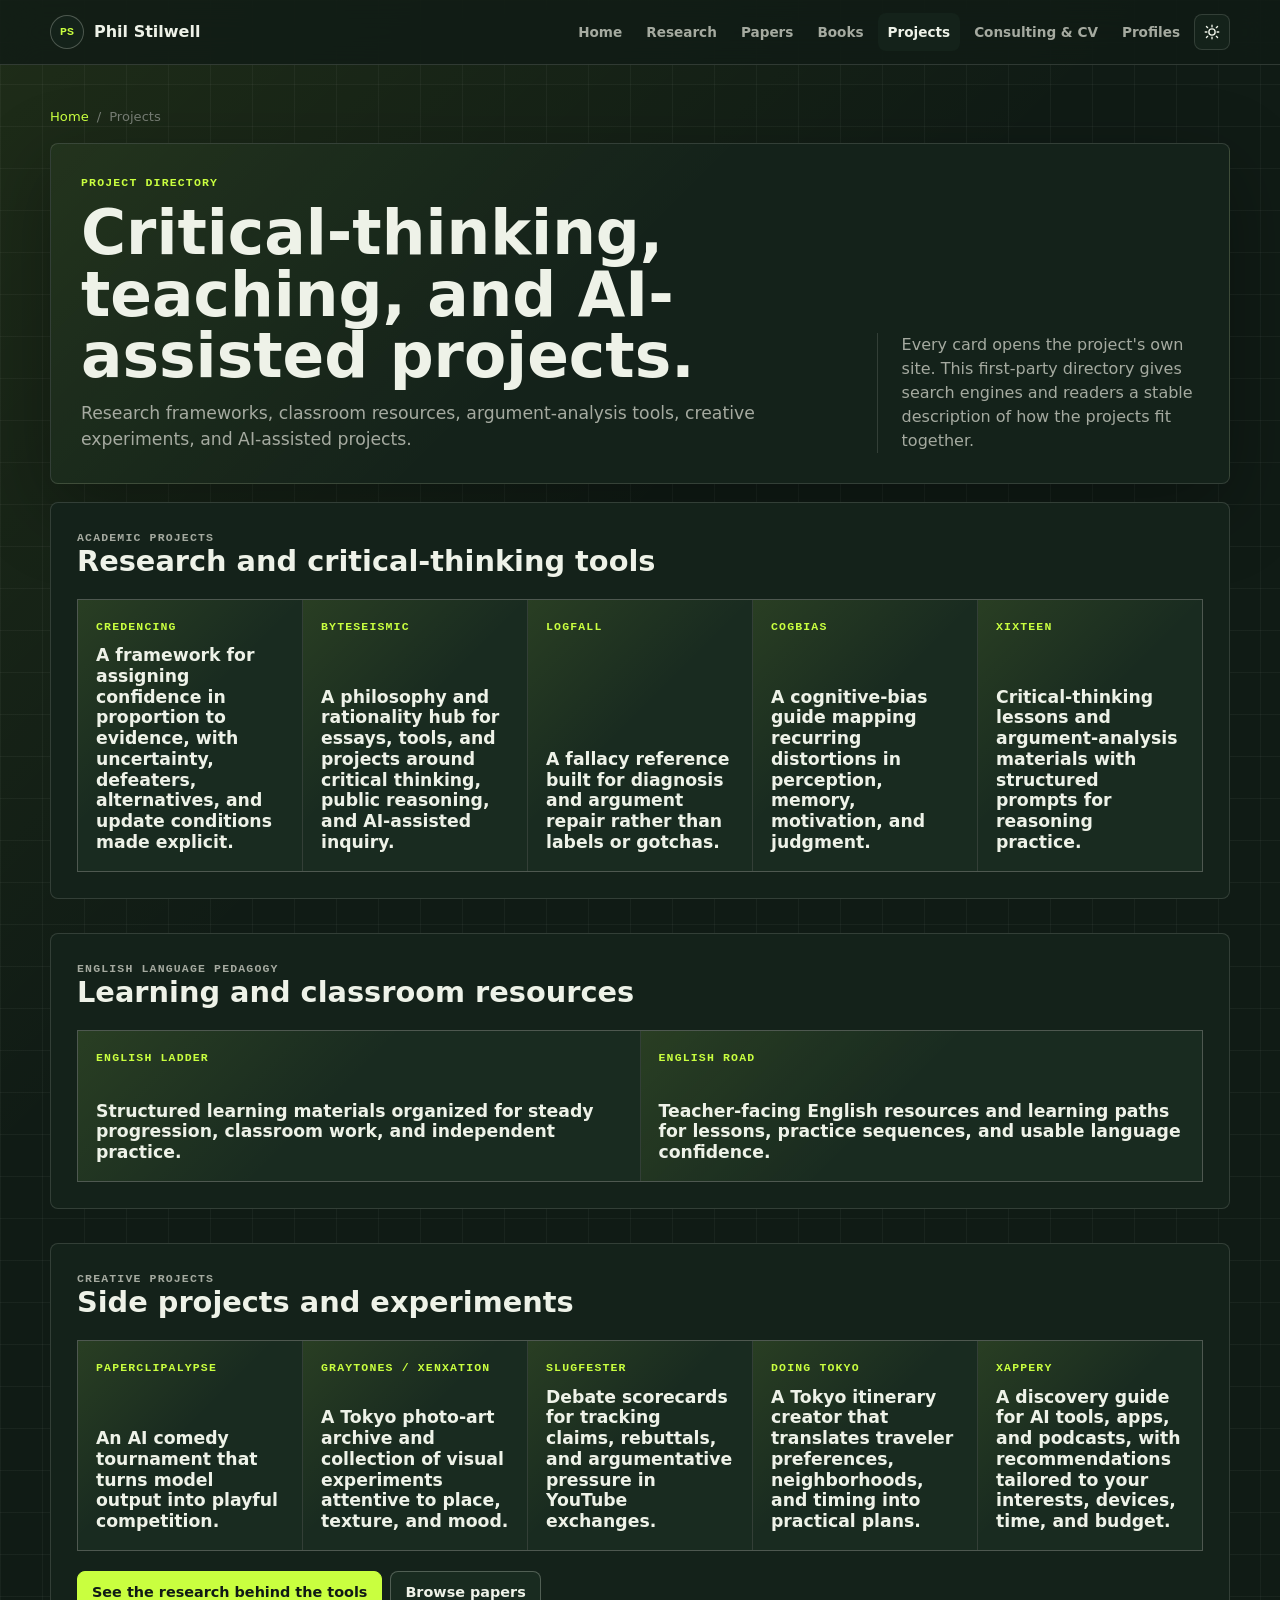
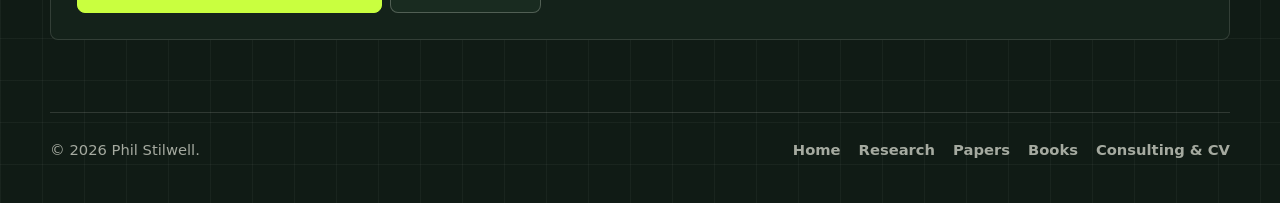
<file: projects/index.html>
<!doctype html>
<html lang="en">
  <head>
    <meta charset="utf-8">
    <meta name="viewport" content="width=device-width, initial-scale=1">
    <title>Critical Thinking &amp; Education Projects | Phil Stilwell</title>
    <meta name="description" content="Explore 12 Phil Stilwell projects: critical-thinking tools, English-learning resources, philosophy sites, debate analysis, Tokyo planning, and AI experiments.">
    <meta name="author" content="Phil Stilwell">
    <meta name="robots" content="index, follow, max-image-preview:large">
    <link rel="canonical" href="https://philstilwell.com/projects/">
    <meta property="og:title" content="Critical Thinking &amp; Education Projects | Phil Stilwell">
    <meta property="og:description" content="Explore 12 projects spanning critical thinking, philosophy, English learning, debate analysis, Tokyo planning, and AI experiments.">
    <meta property="og:type" content="website">
    <meta property="og:url" content="https://philstilwell.com/projects/">
    <meta property="og:site_name" content="Phil Stilwell">
    <meta property="og:locale" content="en_US">
    <meta property="og:image" content="https://philstilwell.com/assets/images/phil-stilwell-social.jpg">
    <meta property="og:image:secure_url" content="https://philstilwell.com/assets/images/phil-stilwell-social.jpg">
    <meta property="og:image:type" content="image/jpeg">
    <meta property="og:image:width" content="1200">
    <meta property="og:image:height" content="630">
    <meta property="og:image:alt" content="Phil Stilwell — Epistemology, Critical Thinking, and Credencing">
    <meta name="twitter:card" content="summary_large_image">
    <meta name="twitter:title" content="Critical Thinking &amp; Education Projects | Phil Stilwell">
    <meta name="twitter:description" content="Explore 12 projects spanning critical thinking, philosophy, English learning, debate analysis, Tokyo planning, and AI experiments.">
    <meta name="twitter:image" content="https://philstilwell.com/assets/images/phil-stilwell-social.jpg">
    <meta name="twitter:image:alt" content="Phil Stilwell — Epistemology, Critical Thinking, and Credencing">
    <meta name="theme-color" content="#101b15">
    <link rel="icon" type="image/svg+xml" href="/assets/images/favicon.svg">
    <link rel="icon" type="image/png" sizes="48x48" href="/assets/images/favicon-48.png">
    <link rel="apple-touch-icon" sizes="180x180" href="/assets/images/apple-touch-icon.png">
    <link rel="stylesheet" href="/assets/css/styles.css?v=20261118-nav-titles">
    <script type="application/ld+json">
      {
        "@context": "https://schema.org",
        "@graph": [
          {
            "@type": "CollectionPage",
            "@id": "https://philstilwell.com/projects/#page",
            "url": "https://philstilwell.com/projects/",
            "name": "Critical Thinking and Education Projects | Phil Stilwell",
            "description": "Twelve projects spanning critical thinking, philosophy, English learning, debate analysis, Tokyo planning, and artificial intelligence experiments.",
            "dateModified": "2026-11-19",
            "inLanguage": "en-US",
            "isPartOf": {"@id": "https://philstilwell.com/#website"},
            "about": {"@id": "https://philstilwell.com/#person"},
            "mainEntity": {
              "@type": "ItemList",
              "numberOfItems": 12,
              "itemListElement": [
                {"@type": "ListItem", "position": 1, "name": "Credencing", "url": "https://credencing.com"},
                {"@type": "ListItem", "position": 2, "name": "ByteSeismic", "url": "https://byteseismic.com"},
                {"@type": "ListItem", "position": 3, "name": "LogFall", "url": "https://logfall.com"},
                {"@type": "ListItem", "position": 4, "name": "CogBias", "url": "https://cogbias.site"},
                {"@type": "ListItem", "position": 5, "name": "XiXteen", "url": "https://xixteen.com"},
                {"@type": "ListItem", "position": 6, "name": "English Ladder", "url": "https://englishladder.com"},
                {"@type": "ListItem", "position": 7, "name": "English Road", "url": "https://englishroad.com"},
                {"@type": "ListItem", "position": 8, "name": "Paperclipalypse", "url": "https://paperclipalypse.com"},
                {"@type": "ListItem", "position": 9, "name": "Graytones / Xenxation", "url": "https://graytones.wordpress.com/"},
                {"@type": "ListItem", "position": 10, "name": "Slugfester", "url": "https://slugfester.com"},
                {"@type": "ListItem", "position": 11, "name": "Doing Tokyo", "url": "https://doing.tokyo"},
                {"@type": "ListItem", "position": 12, "name": "Xappery", "url": "https://xappery.com/"}
              ]
            },
            "breadcrumb": {"@id": "https://philstilwell.com/projects/#breadcrumb"}
          },
          {
            "@type": "BreadcrumbList",
            "@id": "https://philstilwell.com/projects/#breadcrumb",
            "itemListElement": [
              {"@type": "ListItem", "position": 1, "name": "Home", "item": "https://philstilwell.com/"},
              {"@type": "ListItem", "position": 2, "name": "Projects", "item": "https://philstilwell.com/projects/"}
            ]
          },
          {"@type": "Person", "@id": "https://philstilwell.com/#person", "name": "Phil Stilwell", "url": "https://philstilwell.com/"}
        ]
      }
    </script>
  <!-- Cloudflare Web Analytics --><script type='module' src='https://static.cloudflareinsights.com/beacon.min.js' data-cf-beacon='{"token": "04aa733672fb44fd89d9fb35970f3c89"}'></script><!-- End Cloudflare Web Analytics -->
</head>
  <body>
    <a class="skip-link" href="#main">Skip to content</a>
    <div class="scroll-progress" data-scroll-progress></div>
    <header class="site-header" data-header>
      <nav class="nav" aria-label="Primary navigation">
        <a class="brand" href="/" aria-label="PS Phil Stilwell home"><span class="brand-mark" aria-hidden="true">PS</span><span>Phil Stilwell</span></a>
        <button class="nav-toggle" type="button" aria-expanded="false" aria-controls="nav-links" data-nav-toggle>
          <span class="nav-toggle-bar"></span><span class="nav-toggle-bar"></span><span class="nav-toggle-bar"></span><span class="sr-only">Menu</span>
        </button>
        <div class="nav-links" id="nav-links" data-nav-links>
          <a href="/">Home</a>
          <a href="/research/">Research</a>
          <a href="/papers/">Papers</a>
          <a href="/books/">Books</a>
          <a class="is-active" href="/projects/" aria-current="page">Projects</a>
          <a href="/cv/">Consulting &amp; CV</a>
          <a href="/#profiles">Profiles</a>
          <button class="theme-toggle" type="button" aria-label="Toggle light and dark theme" data-theme-toggle title="Toggle theme">
            <svg viewBox="0 0 24 24" aria-hidden="true"><path d="M12 3v2.2M12 18.8V21M4.6 4.6l1.6 1.6M17.8 17.8l1.6 1.6M3 12h2.2M18.8 12H21M4.6 19.4l1.6-1.6M17.8 6.2l1.6-1.6"></path><circle cx="12" cy="12" r="4.2"></circle></svg>
          </button>
        </div>
      </nav>
    </header>

    <main class="page-main project-directory" id="main">
      <nav class="breadcrumbs" aria-label="Breadcrumb"><a href="/">Home</a><span aria-hidden="true">/</span><span>Projects</span></nav>
      <section class="page-hero" aria-labelledby="page-title">
        <div>
          <p class="page-kicker">Project directory</p>
          <h1 id="page-title">Critical-thinking, teaching, and AI-assisted projects.</h1>
          <p class="lead">Research frameworks, classroom resources, argument-analysis tools, creative experiments, and AI-assisted projects.</p>
        </div>
        <aside class="page-hero-aside" aria-label="Directory note">
          <p>Every card opens the project's own site. This first-party directory gives search engines and readers a stable description of how the projects fit together.</p>
        </aside>
      </section>

      <section class="page-section site-group" aria-labelledby="academic-title">
        <header class="subhead"><p>Academic projects</p><h2 id="academic-title">Research and critical-thinking tools</h2></header>
        <div class="site-grid">
          <a class="site-link" href="https://credencing.com" target="_blank" rel="noreferrer"><span>Credencing</span><strong>A framework for assigning confidence in proportion to evidence, with uncertainty, defeaters, alternatives, and update conditions made explicit.</strong></a>
          <a class="site-link" href="https://byteseismic.com" target="_blank" rel="noreferrer"><span>ByteSeismic</span><strong>A philosophy and rationality hub for essays, tools, and projects around critical thinking, public reasoning, and AI-assisted inquiry.</strong></a>
          <a class="site-link" href="https://logfall.com" target="_blank" rel="noreferrer"><span>LogFall</span><strong>A fallacy reference built for diagnosis and argument repair rather than labels or gotchas.</strong></a>
          <a class="site-link" href="https://cogbias.site" target="_blank" rel="noreferrer"><span>CogBias</span><strong>A cognitive-bias guide mapping recurring distortions in perception, memory, motivation, and judgment.</strong></a>
          <a class="site-link" href="https://xixteen.com" target="_blank" rel="noreferrer"><span>XiXteen</span><strong>Critical-thinking lessons and argument-analysis materials with structured prompts for reasoning practice.</strong></a>
        </div>
      </section>

      <section class="page-section site-group" aria-labelledby="teaching-title">
        <header class="subhead"><p>English language pedagogy</p><h2 id="teaching-title">Learning and classroom resources</h2></header>
        <div class="site-grid two">
          <a class="site-link" href="https://englishladder.com" target="_blank" rel="noreferrer"><span>English Ladder</span><strong>Structured learning materials organized for steady progression, classroom work, and independent practice.</strong></a>
          <a class="site-link" href="https://englishroad.com" target="_blank" rel="noreferrer"><span>English Road</span><strong>Teacher-facing English resources and learning paths for lessons, practice sequences, and usable language confidence.</strong></a>
        </div>
      </section>

      <section class="page-section site-group" aria-labelledby="creative-title">
        <header class="subhead"><p>Creative projects</p><h2 id="creative-title">Side projects and experiments</h2></header>
        <div class="site-grid two">
          <a class="site-link" href="https://paperclipalypse.com" target="_blank" rel="noreferrer"><span>Paperclipalypse</span><strong>An AI comedy tournament that turns model output into playful competition.</strong></a>
          <a class="site-link" href="https://graytones.wordpress.com/" target="_blank" rel="noreferrer"><span>Graytones / Xenxation</span><strong>A Tokyo photo-art archive and collection of visual experiments attentive to place, texture, and mood.</strong></a>
          <a class="site-link" href="https://slugfester.com" target="_blank" rel="noreferrer"><span>Slugfester</span><strong>Debate scorecards for tracking claims, rebuttals, and argumentative pressure in YouTube exchanges.</strong></a>
          <a class="site-link" href="https://doing.tokyo" target="_blank" rel="noreferrer"><span>Doing Tokyo</span><strong>A Tokyo itinerary creator that translates traveler preferences, neighborhoods, and timing into practical plans.</strong></a>
          <a class="site-link" href="https://xappery.com/" target="_blank" rel="noopener noreferrer"><span>Xappery</span><strong>A discovery guide for AI tools, apps, and podcasts, with recommendations tailored to your interests, devices, time, and budget.</strong></a>
        </div>
        <div class="section-actions"><a class="button primary" href="/research/">See the research behind the tools</a><a class="button secondary" href="/papers/">Browse papers</a></div>
      </section>
    </main>

    <footer class="site-footer"><p>&copy; <span data-year></span> Phil Stilwell.</p><nav class="footer-links" aria-label="Footer navigation"><a href="/">Home</a><a href="/research/">Research</a><a href="/papers/">Papers</a><a href="/books/">Books</a><a href="/cv/">Consulting &amp; CV</a></nav></footer>
    <script src="/assets/js/main.js"></script>
  </body>
</html>
</file>
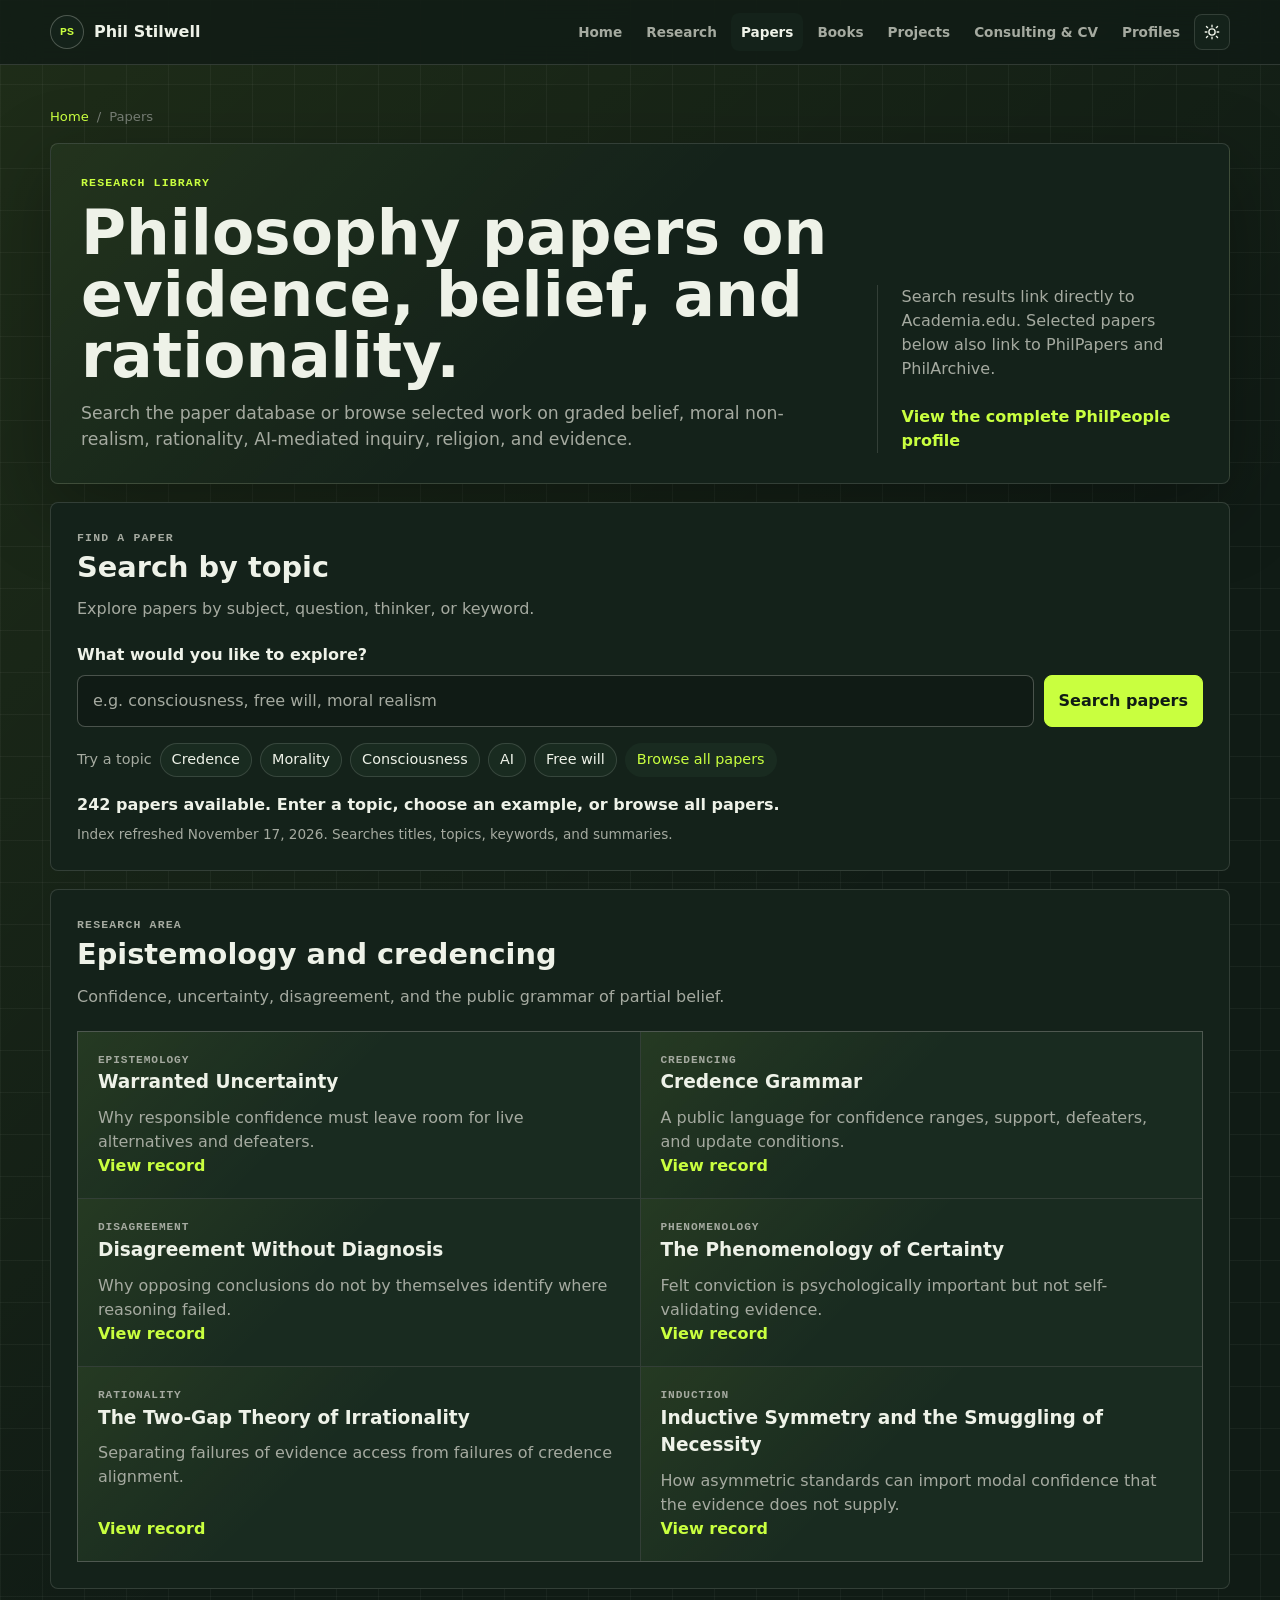
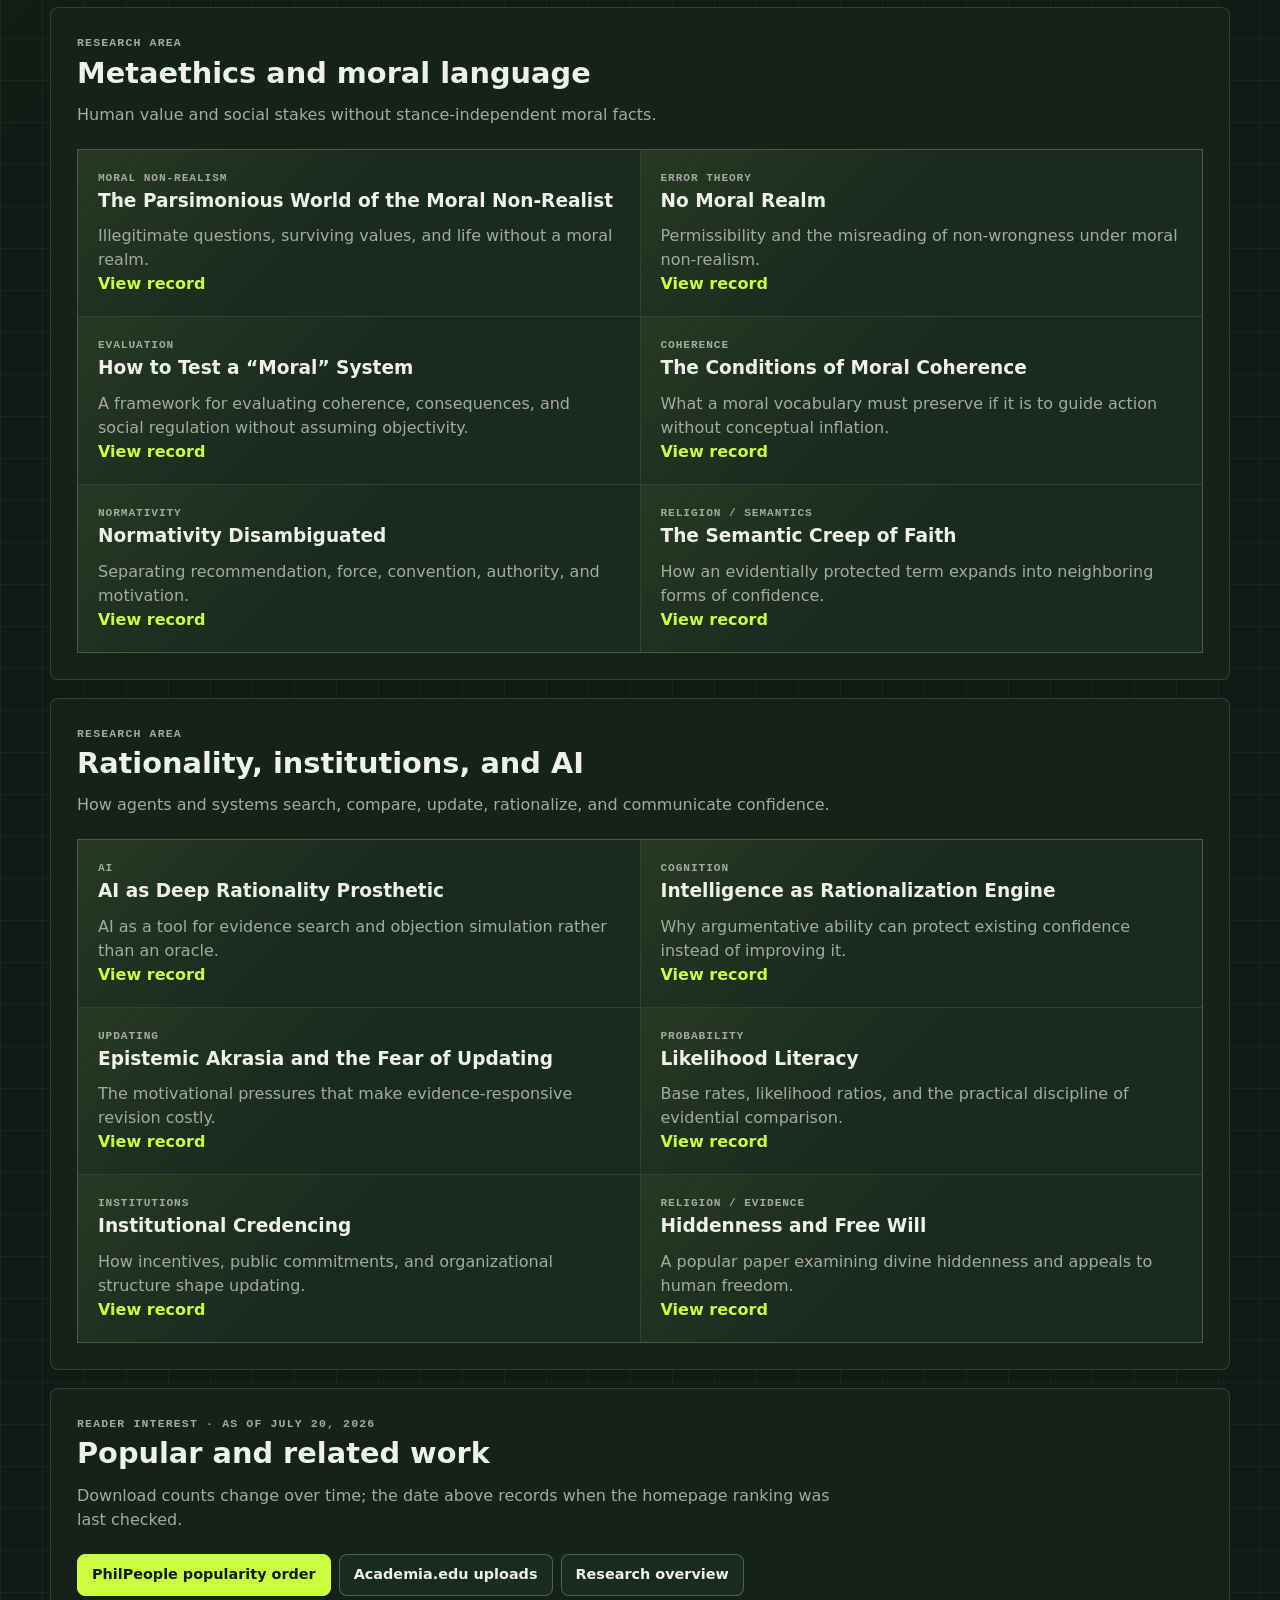
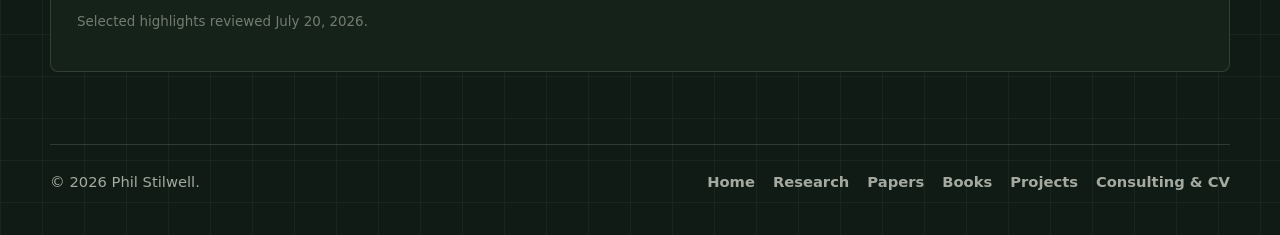
<file: publications/index.html>
<!doctype html>
<html lang="en">
  <head>
    <meta charset="utf-8">
    <meta name="viewport" content="width=device-width, initial-scale=1">
    <title>Papers | Phil Stilwell</title>
    <link rel="canonical" href="https://philstilwell.com/papers/">
    <meta http-equiv="refresh" content="0; url=/papers/">
    <script>window.location.replace("/papers/" + window.location.search + window.location.hash);</script>
  </head>
  <body>
    <p>The publication index is now <a href="/papers/">Papers</a>.</p>
  </body>
</html>
</file>
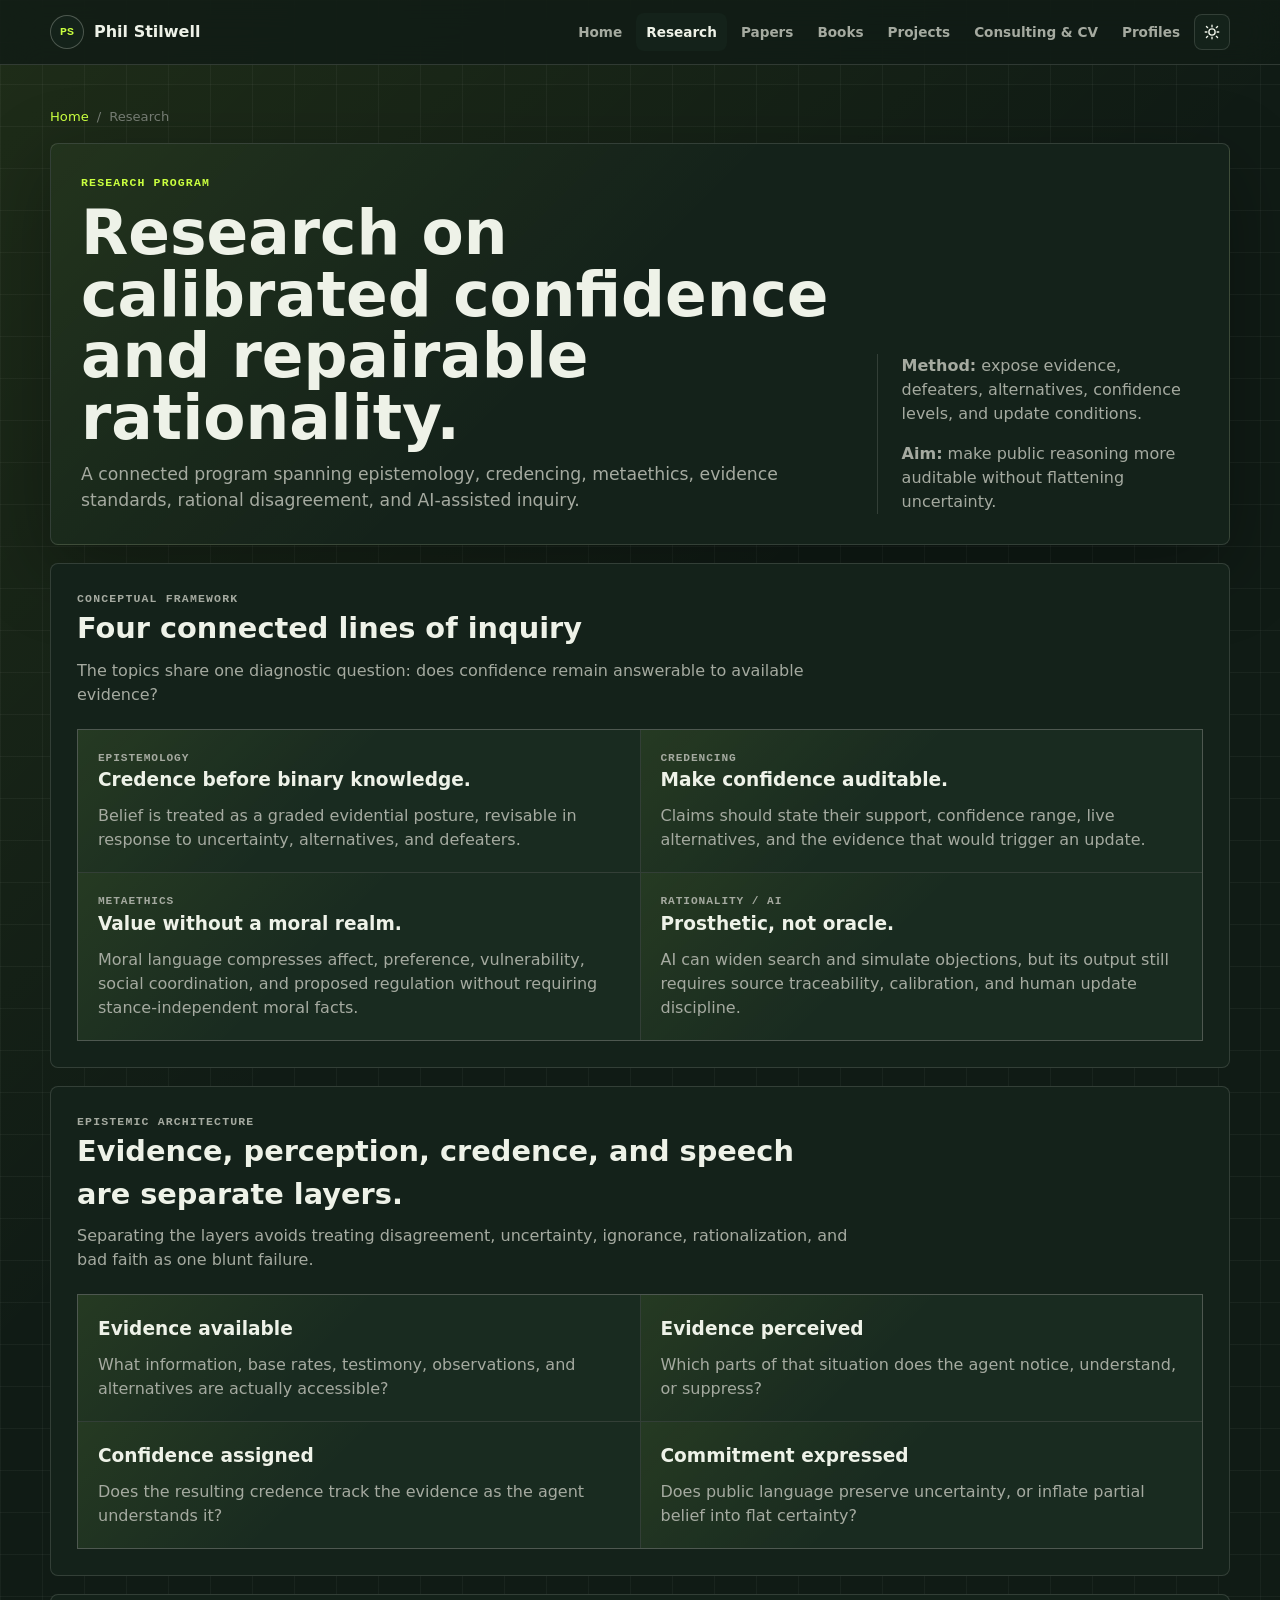
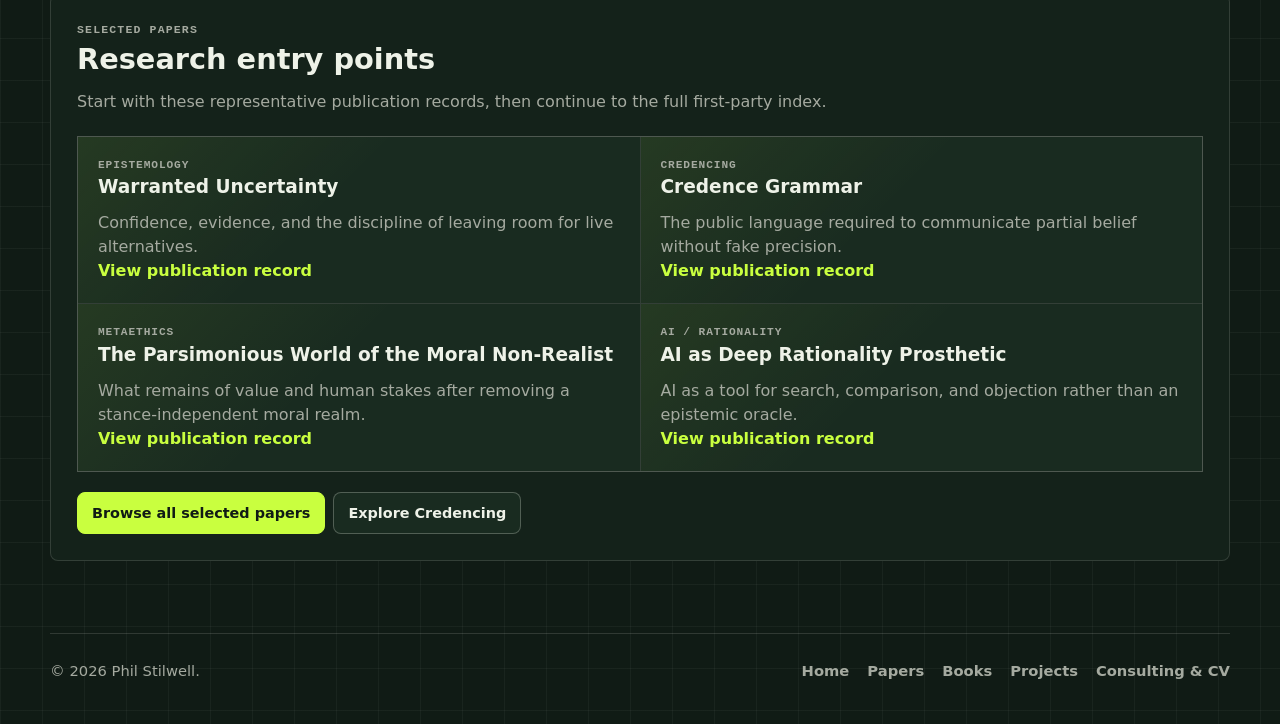
<file: research/index.html>
<!doctype html>
<html lang="en">
  <head>
    <meta charset="utf-8">
    <meta name="viewport" content="width=device-width, initial-scale=1">
    <title>Epistemology &amp; Credencing Research | Phil Stilwell</title>
    <meta
      name="description"
      content="Read Phil Stilwell's research on how evidence should shape confidence, disagreement, moral language, rationality, and AI-assisted inquiry."
    >
    <meta name="author" content="Phil Stilwell">
    <meta name="robots" content="index, follow, max-image-preview:large">
    <link rel="canonical" href="https://philstilwell.com/research/">
    <meta property="og:title" content="Epistemology &amp; Credencing Research | Phil Stilwell">
    <meta property="og:description" content="Research on how evidence should shape confidence, disagreement, moral language, rationality, and AI-assisted inquiry.">
    <meta property="og:type" content="website">
    <meta property="og:url" content="https://philstilwell.com/research/">
    <meta property="og:site_name" content="Phil Stilwell">
    <meta property="og:locale" content="en_US">
    <meta property="og:image" content="https://philstilwell.com/assets/images/phil-stilwell-social.jpg">
    <meta property="og:image:secure_url" content="https://philstilwell.com/assets/images/phil-stilwell-social.jpg">
    <meta property="og:image:type" content="image/jpeg">
    <meta property="og:image:width" content="1200">
    <meta property="og:image:height" content="630">
    <meta property="og:image:alt" content="Phil Stilwell — Epistemology, Critical Thinking, and Credencing">
    <meta name="twitter:card" content="summary_large_image">
    <meta name="twitter:title" content="Epistemology &amp; Credencing Research | Phil Stilwell">
    <meta name="twitter:description" content="Research on how evidence should shape confidence, disagreement, moral language, rationality, and AI-assisted inquiry.">
    <meta name="twitter:image" content="https://philstilwell.com/assets/images/phil-stilwell-social.jpg">
    <meta name="twitter:image:alt" content="Phil Stilwell — Epistemology, Critical Thinking, and Credencing">
    <meta name="theme-color" content="#101b15">
    <link rel="icon" type="image/svg+xml" href="/assets/images/favicon.svg">
    <link rel="icon" type="image/png" sizes="48x48" href="/assets/images/favicon-48.png">
    <link rel="apple-touch-icon" sizes="180x180" href="/assets/images/apple-touch-icon.png">
    <link rel="stylesheet" href="/assets/css/styles.css?v=20261118-nav-titles">
    <script type="application/ld+json">
      {
        "@context": "https://schema.org",
        "@graph": [
          {
            "@type": "WebPage",
            "@id": "https://philstilwell.com/research/#page",
            "url": "https://philstilwell.com/research/",
            "name": "Epistemology and Credencing Research | Phil Stilwell",
            "description": "Research on how evidence should shape confidence, disagreement, moral language, rationality, and AI-assisted inquiry.",
            "dateModified": "2026-08-18",
            "inLanguage": "en-US",
            "isPartOf": {
              "@id": "https://philstilwell.com/#website"
            },
            "about": {
              "@id": "https://philstilwell.com/#person"
            },
            "mainEntity": {
              "@id": "https://philstilwell.com/research/#topics"
            },
            "breadcrumb": {
              "@id": "https://philstilwell.com/research/#breadcrumb"
            }
          },
          {
            "@type": "ItemList",
            "@id": "https://philstilwell.com/research/#topics",
            "name": "Phil Stilwell research areas",
            "numberOfItems": 4,
            "itemListElement": [
              {
                "@type": "ListItem",
                "position": 1,
                "item": {
                  "@type": "DefinedTerm",
                  "name": "Epistemology",
                  "description": "Graded belief, evidence, uncertainty, alternatives, and defeaters."
                }
              },
              {
                "@type": "ListItem",
                "position": 2,
                "item": {
                  "@type": "DefinedTerm",
                  "name": "Credencing",
                  "description": "Publicly stating confidence, support, live alternatives, and update conditions."
                }
              },
              {
                "@type": "ListItem",
                "position": 3,
                "item": {
                  "@type": "DefinedTerm",
                  "name": "Metaethics",
                  "description": "Moral language, human value, social regulation, and moral non-realism."
                }
              },
              {
                "@type": "ListItem",
                "position": 4,
                "item": {
                  "@type": "DefinedTerm",
                  "name": "Rationality and artificial intelligence",
                  "description": "AI-assisted evidence search and objection testing with source traceability and human judgment."
                }
              }
            ]
          },
          {
            "@type": "BreadcrumbList",
            "@id": "https://philstilwell.com/research/#breadcrumb",
            "itemListElement": [
              {
                "@type": "ListItem",
                "position": 1,
                "name": "Home",
                "item": "https://philstilwell.com/"
              },
              {
                "@type": "ListItem",
                "position": 2,
                "name": "Research",
                "item": "https://philstilwell.com/research/"
              }
            ]
          },
          {
            "@type": "Person",
            "@id": "https://philstilwell.com/#person",
            "name": "Phil Stilwell",
            "url": "https://philstilwell.com/"
          }
        ]
      }
    </script>
  <!-- Cloudflare Web Analytics --><script type='module' src='https://static.cloudflareinsights.com/beacon.min.js' data-cf-beacon='{"token": "04aa733672fb44fd89d9fb35970f3c89"}'></script><!-- End Cloudflare Web Analytics -->
</head>
  <body>
    <a class="skip-link" href="#main">Skip to content</a>
    <div class="scroll-progress" data-scroll-progress></div>

    <header class="site-header" data-header>
      <nav class="nav" aria-label="Primary navigation">
        <a class="brand" href="/" aria-label="PS Phil Stilwell home">
          <span class="brand-mark" aria-hidden="true">PS</span>
          <span>Phil Stilwell</span>
        </a>
        <button class="nav-toggle" type="button" aria-expanded="false" aria-controls="nav-links" data-nav-toggle>
          <span class="nav-toggle-bar"></span>
          <span class="nav-toggle-bar"></span>
          <span class="nav-toggle-bar"></span>
          <span class="sr-only">Menu</span>
        </button>
        <div class="nav-links" id="nav-links" data-nav-links>
          <a href="/">Home</a>
          <a class="is-active" href="/research/" aria-current="page">Research</a>
          <a href="/papers/">Papers</a>
          <a href="/books/">Books</a>
          <a href="/projects/">Projects</a>
          <a href="/cv/">Consulting &amp; CV</a>
          <a href="/#profiles">Profiles</a>
          <button class="theme-toggle" type="button" aria-label="Toggle light and dark theme" data-theme-toggle title="Toggle theme">
            <svg viewBox="0 0 24 24" aria-hidden="true">
              <path d="M12 3v2.2M12 18.8V21M4.6 4.6l1.6 1.6M17.8 17.8l1.6 1.6M3 12h2.2M18.8 12H21M4.6 19.4l1.6-1.6M17.8 6.2l1.6-1.6"></path>
              <circle cx="12" cy="12" r="4.2"></circle>
            </svg>
          </button>
        </div>
      </nav>
    </header>

    <main class="page-main" id="main">
      <nav class="breadcrumbs" aria-label="Breadcrumb">
        <a href="/">Home</a>
        <span aria-hidden="true">/</span>
        <span>Research</span>
      </nav>

      <section class="page-hero" aria-labelledby="page-title">
        <div>
          <p class="page-kicker">Research program</p>
          <h1 id="page-title">Research on calibrated confidence and repairable rationality.</h1>
          <p class="lead">
            A connected program spanning epistemology, credencing, metaethics, evidence standards,
            rational disagreement, and AI-assisted inquiry.
          </p>
        </div>
        <aside class="page-hero-aside" aria-label="Research orientation">
          <p><strong>Method:</strong> expose evidence, defeaters, alternatives, confidence levels, and update conditions.</p>
          <p><strong>Aim:</strong> make public reasoning more auditable without flattening uncertainty.</p>
        </aside>
      </section>

      <section class="page-section" id="framework" aria-labelledby="framework-title">
        <header>
          <p class="page-kicker">Conceptual framework</p>
          <h2 id="framework-title">Four connected lines of inquiry</h2>
          <p>The topics share one diagnostic question: does confidence remain answerable to available evidence?</p>
        </header>
        <div class="topic-grid">
          <article class="topic-card">
            <p class="publication-meta">Epistemology</p>
            <h3>Credence before binary knowledge.</h3>
            <p>Belief is treated as a graded evidential posture, revisable in response to uncertainty, alternatives, and defeaters.</p>
          </article>
          <article class="topic-card" id="credencing">
            <p class="publication-meta">Credencing</p>
            <h3>Make confidence auditable.</h3>
            <p>Claims should state their support, confidence range, live alternatives, and the evidence that would trigger an update.</p>
          </article>
          <article class="topic-card">
            <p class="publication-meta">Metaethics</p>
            <h3>Value without a moral realm.</h3>
            <p>Moral language compresses affect, preference, vulnerability, social coordination, and proposed regulation without requiring stance-independent moral facts.</p>
          </article>
          <article class="topic-card">
            <p class="publication-meta">Rationality / AI</p>
            <h3>Prosthetic, not oracle.</h3>
            <p>AI can widen search and simulate objections, but its output still requires source traceability, calibration, and human update discipline.</p>
          </article>
        </div>
      </section>

      <section class="page-section" aria-labelledby="architecture-title">
        <header>
          <p class="page-kicker">Epistemic architecture</p>
          <h2 id="architecture-title">Evidence, perception, credence, and speech are separate layers.</h2>
          <p>Separating the layers avoids treating disagreement, uncertainty, ignorance, rationalization, and bad faith as one blunt failure.</p>
        </header>
        <div class="topic-grid">
          <article class="topic-card">
            <h3>Evidence available</h3>
            <p>What information, base rates, testimony, observations, and alternatives are actually accessible?</p>
          </article>
          <article class="topic-card">
            <h3>Evidence perceived</h3>
            <p>Which parts of that situation does the agent notice, understand, or suppress?</p>
          </article>
          <article class="topic-card">
            <h3>Confidence assigned</h3>
            <p>Does the resulting credence track the evidence as the agent understands it?</p>
          </article>
          <article class="topic-card">
            <h3>Commitment expressed</h3>
            <p>Does public language preserve uncertainty, or inflate partial belief into flat certainty?</p>
          </article>
        </div>
      </section>

      <section class="page-section" aria-labelledby="papers-title">
        <header>
          <p class="page-kicker">Selected papers</p>
          <h2 id="papers-title">Research entry points</h2>
          <p>Start with these representative publication records, then continue to the full first-party index.</p>
        </header>
        <div class="publication-index">
          <article class="publication-entry">
            <div><p class="publication-meta">Epistemology</p><h3>Warranted Uncertainty</h3><p>Confidence, evidence, and the discipline of leaving room for live alternatives.</p></div>
            <a href="https://philpapers.org/rec/STIWUT" target="_blank" rel="noreferrer">View publication record</a>
          </article>
          <article class="publication-entry">
            <div><p class="publication-meta">Credencing</p><h3>Credence Grammar</h3><p>The public language required to communicate partial belief without fake precision.</p></div>
            <a href="https://philpapers.org/rec/STICGS" target="_blank" rel="noreferrer">View publication record</a>
          </article>
          <article class="publication-entry">
            <div><p class="publication-meta">Metaethics</p><h3>The Parsimonious World of the Moral Non-Realist</h3><p>What remains of value and human stakes after removing a stance-independent moral realm.</p></div>
            <a href="https://philpapers.org/rec/STITPW-2" target="_blank" rel="noreferrer">View publication record</a>
          </article>
          <article class="publication-entry">
            <div><p class="publication-meta">AI / Rationality</p><h3>AI as Deep Rationality Prosthetic</h3><p>AI as a tool for search, comparison, and objection rather than an epistemic oracle.</p></div>
            <a href="https://philpapers.org/rec/STIAAD-3" target="_blank" rel="noreferrer">View publication record</a>
          </article>
        </div>
        <div class="section-actions">
          <a class="button primary" href="/papers/">Browse all selected papers</a>
          <a class="button secondary" href="https://credencing.com" target="_blank" rel="noreferrer">Explore Credencing</a>
        </div>
      </section>
    </main>

    <footer class="site-footer">
      <p>&copy; <span data-year></span> Phil Stilwell.</p>
      <nav class="footer-links" aria-label="Footer navigation">
        <a href="/">Home</a>
        <a href="/papers/">Papers</a>
        <a href="/books/">Books</a>
        <a href="/projects/">Projects</a>
        <a href="/cv/">Consulting &amp; CV</a>
      </nav>
    </footer>
    <script src="/assets/js/main.js"></script>
  </body>
</html>
</file>
<file: assets/css/styles.css>
:root {
  color-scheme: dark;
  --bg: #101b15;
  --bg-grid: rgba(238, 242, 232, 0.045);
  --panel: #14221a;
  --panel-strong: #192b20;
  --ink: #eef2e8;
  --muted: #a5aaa0;
  --subtle: #747b72;
  --line: rgba(238, 242, 232, 0.14);
  --line-strong: rgba(238, 242, 232, 0.26);
  --accent: #c9ff3f;
  --red: #ff634f;
  --shadow: 0 24px 80px rgba(0, 0, 0, 0.32);
  --max: 1180px;
  --radius: 8px;
}

:root[data-theme="light"] {
  color-scheme: light;
  --bg: #f2f3ee;
  --bg-grid: rgba(13, 14, 15, 0.07);
  --panel: #ffffff;
  --panel-strong: #e7e9e2;
  --ink: #121416;
  --muted: #535951;
  --subtle: #71776f;
  --accent: #4f7000;
  --line: rgba(18, 20, 22, 0.15);
  --line-strong: rgba(18, 20, 22, 0.28);
  --shadow: 0 20px 62px rgba(18, 20, 22, 0.12);
}

* {
  box-sizing: border-box;
}

html {
  scroll-behavior: smooth;
}

body {
  margin: 0;
  background:
    linear-gradient(90deg, var(--bg-grid) 1px, transparent 1px),
    linear-gradient(180deg, var(--bg-grid) 1px, transparent 1px),
    linear-gradient(135deg, rgba(201, 255, 63, 0.08), transparent 38%),
    var(--bg);
  background-size: 42px 42px, 42px 42px, auto, auto;
  color: var(--ink);
  font-family:
    Inter,
    ui-sans-serif,
    system-ui,
    -apple-system,
    BlinkMacSystemFont,
    "Segoe UI",
    sans-serif;
  line-height: 1.5;
  text-rendering: optimizeLegibility;
}

a {
  color: inherit;
}

button,
a {
  -webkit-tap-highlight-color: transparent;
}

h1,
h2,
h3,
p,
figure {
  margin-top: 0;
}

h1,
h2,
h3 {
  letter-spacing: 0;
}

.skip-link {
  position: fixed;
  top: 12px;
  left: 12px;
  z-index: 30;
  transform: translateY(-160%);
  background: var(--accent);
  color: #111;
  padding: 10px 14px;
  border-radius: var(--radius);
  text-decoration: none;
  font-weight: 850;
}

.skip-link:focus {
  transform: translateY(0);
}

.sr-only {
  position: absolute;
  width: 1px;
  height: 1px;
  padding: 0;
  margin: -1px;
  overflow: hidden;
  clip: rect(0, 0, 0, 0);
  white-space: nowrap;
  border: 0;
}

.scroll-progress {
  position: fixed;
  top: 0;
  left: 0;
  z-index: 40;
  width: 0%;
  height: 2px;
  background: var(--accent);
}

.site-header {
  position: sticky;
  top: 0;
  z-index: 20;
  border-bottom: 1px solid var(--line);
  background: rgba(16, 27, 21, 0.82);
  backdrop-filter: blur(18px);
}

:root[data-theme="light"] .site-header {
  background: rgba(242, 243, 238, 0.86);
}

.nav {
  width: min(var(--max), calc(100% - 32px));
  min-height: 64px;
  margin: 0 auto;
  display: flex;
  align-items: center;
  justify-content: space-between;
  gap: 20px;
}

.brand,
.nav-links a,
.button,
.site-footer a,
.text-link,
.inline-link,
.site-link,
.profiles-layout a,
.work-list a,
.academia-list a,
.paper-group a {
  text-decoration: none;
}

.brand {
  display: inline-flex;
  align-items: center;
  gap: 10px;
  font-weight: 850;
  letter-spacing: 0;
}

.brand-mark {
  width: 34px;
  height: 34px;
  display: grid;
  place-items: center;
  border: 1px solid var(--line-strong);
  border-radius: 50%;
  background: var(--panel);
  color: var(--accent);
  font-family:
    "SFMono-Regular",
    Consolas,
    "Liberation Mono",
    monospace;
  font-size: 0.72rem;
  font-weight: 900;
}

.nav-links {
  display: flex;
  align-items: center;
  gap: 4px;
}

.nav-links a {
  padding: 9px 10px;
  border-radius: var(--radius);
  color: var(--muted);
  font-size: 0.85rem;
  font-weight: 760;
}

.nav-links a:hover,
.nav-links a:focus-visible,
.nav-links a.is-active {
  background: var(--panel);
  color: var(--ink);
  outline: none;
}

.theme-toggle,
.nav-toggle {
  display: grid;
  place-items: center;
  width: 36px;
  height: 36px;
  padding: 0;
  border: 1px solid var(--line);
  border-radius: var(--radius);
  background: var(--panel);
  color: var(--ink);
  cursor: pointer;
}

.theme-toggle svg {
  width: 18px;
  height: 18px;
  fill: none;
  stroke: currentColor;
  stroke-linecap: round;
  stroke-linejoin: round;
  stroke-width: 1.8;
}

.nav-toggle {
  display: none;
}

.nav-toggle-bar {
  display: block;
  width: 18px;
  height: 2px;
  margin: 3px auto;
  background: currentColor;
}

.section {
  width: min(var(--max), calc(100% - 32px));
  margin: 0 auto;
}

.hero {
  display: grid;
  grid-template-columns: minmax(360px, 0.74fr) minmax(0, 1fr);
  gap: 18px;
  align-items: stretch;
  padding: 56px 0 18px;
}

.identity-panel,
.brief-panel,
.dossier-panel {
  border: 1px solid var(--line);
  border-radius: var(--radius);
  background:
    linear-gradient(135deg, rgba(238, 242, 232, 0.075), transparent 42%),
    var(--panel);
  box-shadow: var(--shadow);
}

.identity-panel {
  min-height: 260px;
  display: grid;
  grid-template-columns: 132px minmax(0, 1fr);
  gap: 24px;
  align-items: end;
  padding: 24px;
}

.portrait {
  width: 132px;
  height: 132px;
  align-self: start;
  border: 1px solid var(--line-strong);
  border-radius: var(--radius);
  object-fit: cover;
  filter: saturate(0.88) contrast(1.06);
}

.eyebrow,
.panel-number,
.panel-note,
.subhead p,
.fact-list span,
.index-grid a,
.site-link span,
.stance-card span,
.stance-axis span,
.concept-cell span,
.concept-thread span {
  margin-bottom: 10px;
  color: var(--accent);
  font-family:
    "SFMono-Regular",
    Consolas,
    "Liberation Mono",
    monospace;
  font-size: 0.72rem;
  font-weight: 850;
  letter-spacing: 0.1em;
  text-transform: uppercase;
}

h1 {
  margin-bottom: 12px;
  font-size: 2.65rem;
  line-height: 1;
  font-weight: 890;
}

.role-line {
  max-width: 360px;
  margin-bottom: 0;
  color: var(--muted);
  font-size: 1rem;
}

.hero-actions,
.section-actions {
  display: flex;
  flex-wrap: wrap;
  gap: 8px;
  margin-top: 20px;
}

.hero-actions .button {
  min-height: 38px;
  padding: 9px 11px;
  font-size: 0.78rem;
}

.brief-panel {
  min-height: 260px;
  display: flex;
  flex-direction: column;
  justify-content: space-between;
  padding: 24px;
}

.brief-text {
  max-width: 760px;
  margin-bottom: 34px;
  font-size: 1.35rem;
  line-height: 1.22;
  font-weight: 720;
}

.index-grid {
  display: grid;
  grid-template-columns: repeat(3, minmax(0, 1fr));
  border-top: 1px solid var(--line);
  border-left: 1px solid var(--line);
}

.index-grid a {
  min-height: 58px;
  display: flex;
  align-items: end;
  margin: 0;
  border-right: 1px solid var(--line);
  border-bottom: 1px solid var(--line);
  padding: 10px;
  color: var(--muted);
  text-decoration: none;
}

.index-grid a:hover,
.index-grid a:focus-visible {
  background: var(--panel-strong);
  color: var(--accent);
  outline: none;
}

.dossier-stack {
  display: grid;
  gap: 10px;
  padding: 12px 0 72px;
}

.dossier-panel {
  overflow: clip;
}

.dossier-panel summary {
  min-height: 82px;
  display: grid;
  grid-template-columns: 58px minmax(0, 0.72fr) minmax(180px, 0.48fr) 32px;
  gap: 18px;
  align-items: center;
  padding: 0 22px;
  cursor: pointer;
  list-style: none;
}

.dossier-panel summary::-webkit-details-marker {
  display: none;
}

.dossier-panel summary:focus-visible {
  outline: 2px solid var(--accent);
  outline-offset: -2px;
}

.panel-number,
.panel-note {
  margin: 0;
  color: var(--subtle);
}

.panel-title {
  color: var(--ink);
  font-size: 1.18rem;
  font-weight: 850;
}

.panel-mark {
  position: relative;
  width: 28px;
  height: 28px;
  border: 1px solid var(--line-strong);
  border-radius: 50%;
}

.panel-mark::before,
.panel-mark::after {
  content: "";
  position: absolute;
  inset: 50% auto auto 50%;
  width: 12px;
  height: 2px;
  background: var(--accent);
  transform: translate(-50%, -50%);
}

.panel-mark::after {
  transform: translate(-50%, -50%) rotate(90deg);
}

.dossier-panel[open] .panel-mark::after {
  opacity: 0;
}

.dossier-panel[open] summary {
  border-bottom: 1px solid var(--line);
}

.panel-body {
  padding: 26px 22px 30px;
}

.bio-layout,
.works-layout {
  display: grid;
  grid-template-columns: minmax(0, 0.96fr) minmax(320px, 1.04fr);
  gap: 28px;
  align-items: start;
}

.lead-copy h2,
.subhead h2 {
  margin-bottom: 14px;
  font-size: 1.68rem;
  line-height: 1.08;
}

.lead-copy p,
.source-note {
  color: var(--muted);
}

.lead-copy p {
  max-width: 680px;
  font-size: 1rem;
}

.fact-list {
  display: grid;
  border-top: 1px solid var(--line);
}

.fact-list div {
  display: grid;
  grid-template-columns: 138px minmax(0, 1fr);
  gap: 18px;
  border-bottom: 1px solid var(--line);
  padding: 17px 0;
}

.fact-list span,
.subhead p,
.site-link span,
.stance-card span,
.stance-axis span,
.concept-cell span,
.concept-thread span {
  color: var(--accent);
}

.fact-list p {
  margin-bottom: 0;
  color: var(--muted);
}

.subhead {
  margin-bottom: 14px;
}

.work-list {
  margin: 0;
  padding: 0;
  list-style: none;
  counter-reset: works;
  border-top: 1px solid var(--line);
}

.work-list li {
  counter-increment: works;
  display: grid;
  grid-template-columns: 34px minmax(0, 1fr) 46px;
  gap: 12px;
  align-items: baseline;
  border-bottom: 1px solid var(--line);
  padding: 13px 0;
}

.work-list li::before {
  content: counter(works, decimal-leading-zero);
  color: var(--accent);
  font-family:
    "SFMono-Regular",
    Consolas,
    "Liberation Mono",
    monospace;
  font-size: 0.72rem;
  font-weight: 850;
}

.work-list a,
.academia-list a {
  font-weight: 760;
}

.work-list a:hover,
.work-list a:focus-visible,
.academia-list a:hover,
.academia-list a:focus-visible,
.profiles-layout a:hover,
.profiles-layout a:focus-visible,
.text-link:hover,
.text-link:focus-visible,
.inline-link:hover,
.inline-link:focus-visible,
.site-link:hover strong,
.site-link:focus-visible strong {
  color: var(--accent);
  outline: none;
}

.work-list span {
  color: var(--subtle);
  font-family:
    "SFMono-Regular",
    Consolas,
    "Liberation Mono",
    monospace;
  font-size: 0.78rem;
  text-align: right;
}

.academia-list {
  display: grid;
  border-top: 1px solid var(--line);
}

.academia-list a {
  border-bottom: 1px solid var(--line);
  padding: 13px 0;
}

.source-note {
  margin: 18px 0 10px;
  font-size: 0.92rem;
}

.amazon-books {
  grid-column: 1 / -1;
  min-width: 0;
  border-top: 1px solid var(--line);
  padding-top: 28px;
}

.book-grid {
  display: grid;
  grid-template-columns: repeat(2, minmax(0, 1fr));
  gap: 1px;
  margin: 0;
  border: 1px solid var(--line);
  padding: 0;
  background: var(--line);
  list-style: none;
}

.book-card {
  display: grid;
  grid-template-columns: 116px minmax(0, 1fr);
  gap: 20px;
  align-items: start;
  background: var(--panel-strong);
  padding: 22px;
}

.book-cover {
  display: block;
  border-radius: 2px;
}

.book-card:last-child:nth-child(odd) {
  grid-column: 1 / -1;
}

.book-cover img {
  display: block;
  width: 100%;
  height: auto;
  border-radius: 2px;
  box-shadow: 0 6px 18px rgba(0, 0, 0, 0.22);
}

.book-details {
  min-width: 0;
}

.book-details h3 {
  margin-bottom: 8px;
  font-size: 1.12rem;
  line-height: 1.25;
  overflow-wrap: anywhere;
}

.book-subtitle {
  margin-bottom: 0;
  color: var(--muted);
  font-size: 0.92rem;
  line-height: 1.5;
}

.book-description {
  max-width: 65ch;
  margin: 12px 0 0;
  color: var(--muted);
  font-size: 0.85rem;
  line-height: 1.6;
}

.book-formats {
  display: flex;
  flex-wrap: wrap;
  gap: 8px;
  margin-top: 18px;
}

.book-formats a {
  display: inline-flex;
  min-height: 40px;
  align-items: center;
  border: 1px solid var(--line-strong);
  border-radius: var(--radius);
  padding: 7px 10px;
  color: var(--accent);
  font-size: 0.78rem;
  font-weight: 780;
  text-decoration: none;
}

.book-formats a:hover {
  border-color: var(--accent);
  color: var(--accent);
}

.book-cover:focus-visible,
.book-formats a:focus-visible {
  outline: 2px solid var(--accent);
  outline-offset: 3px;
}

.text-link {
  display: inline-flex;
  margin-top: 8px;
  color: var(--accent);
  font-weight: 780;
}

.publication-widget {
  display: grid;
  gap: 14px;
}

.publication-widget .subhead {
  margin-bottom: 0;
}

.publication-preview {
  display: grid;
  grid-template-columns: repeat(2, minmax(0, 1fr));
  gap: 1px;
  border: 1px solid var(--line);
  background: var(--line);
}

.publication-preview a {
  min-height: 112px;
  display: flex;
  flex-direction: column;
  justify-content: space-between;
  background:
    linear-gradient(135deg, rgba(201, 255, 63, 0.08), transparent 46%),
    var(--panel-strong);
  padding: 17px;
  text-decoration: none;
}

.publication-preview span {
  color: var(--accent);
  font-family:
    "SFMono-Regular",
    Consolas,
    "Liberation Mono",
    monospace;
  font-size: 0.72rem;
  font-weight: 850;
  letter-spacing: 0.1em;
  text-transform: uppercase;
}

.publication-preview strong {
  line-height: 1.2;
}

.publication-preview a:hover strong,
.publication-preview a:focus-visible strong {
  color: var(--accent);
  outline: none;
}

.philpeople-embed {
  display: grid;
  gap: 12px;
}

.ppl-widget-container {
  max-height: 620px;
  min-height: 180px;
  overflow: auto;
  border: 1px solid var(--line);
  background:
    linear-gradient(135deg, rgba(201, 255, 63, 0.06), transparent 42%),
    var(--panel-strong);
  padding: 18px;
  color: var(--muted);
}

.ppl-widget-container a {
  color: var(--accent);
  font-weight: 760;
  text-decoration: none;
}

.ppl-widget-container a:hover,
.ppl-widget-container a:focus-visible {
  color: var(--accent);
  outline: none;
}

.ppl-widget-container ul,
.ppl-widget-container ol {
  margin: 0;
  padding-left: 1.25rem;
}

.ppl-widget-container li + li {
  margin-top: 10px;
}

.inline-link {
  color: var(--accent);
  font-weight: 780;
}

.source-links {
  display: flex;
  flex-wrap: wrap;
  gap: 4px 18px;
  margin-top: 8px;
}

.concept-layout {
  display: grid;
  grid-template-columns: minmax(0, 0.78fr) minmax(360px, 1.22fr);
  gap: 28px;
  align-items: start;
}

.concept-intro {
  align-self: start;
}

.concept-map {
  display: grid;
  grid-template-columns: repeat(3, minmax(0, 1fr));
  gap: 1px;
  border: 1px solid var(--line);
  background: var(--line);
}

.concept-cell {
  min-height: 262px;
  display: flex;
  flex-direction: column;
  justify-content: space-between;
  background:
    linear-gradient(135deg, rgba(201, 255, 63, 0.08), transparent 46%),
    var(--panel-strong);
  padding: 18px;
}

.concept-cell h3,
.concept-thread h3,
.paper-group h3 {
  margin-bottom: 10px;
  font-size: 1.08rem;
  line-height: 1.14;
}

.concept-cell p,
.concept-thread p {
  margin-bottom: 0;
  color: var(--muted);
}

.concept-thread,
.paper-cluster {
  grid-column: 1 / -1;
}

.concept-thread {
  display: grid;
  grid-template-columns: minmax(210px, 0.38fr) minmax(0, 1fr);
  gap: 28px;
  border-top: 1px solid var(--line);
  padding-top: 22px;
}

.concept-thread + .concept-thread {
  margin-top: -6px;
}

.paper-cluster {
  border-top: 1px solid var(--line);
  padding-top: 24px;
}

.paper-grid {
  display: grid;
  grid-template-columns: repeat(3, minmax(0, 1fr));
  gap: 1px;
  border: 1px solid var(--line);
  background: var(--line);
}

.paper-group {
  min-height: 262px;
  display: flex;
  flex-direction: column;
  background:
    linear-gradient(135deg, rgba(201, 255, 63, 0.055), transparent 42%),
    var(--panel-strong);
  padding: 18px;
}

.paper-group h3 {
  color: var(--ink);
}

.paper-group a {
  border-top: 1px solid var(--line);
  padding: 11px 0;
  color: var(--muted);
  font-weight: 760;
  line-height: 1.25;
}

.paper-group a:hover,
.paper-group a:focus-visible {
  color: var(--accent);
  outline: none;
}

.stance-layout {
  display: grid;
  grid-template-columns: minmax(0, 0.78fr) minmax(360px, 1.22fr);
  gap: 28px;
  align-items: start;
}

.stance-grid {
  display: grid;
  grid-template-columns: repeat(2, minmax(0, 1fr));
  gap: 1px;
  border: 1px solid var(--line);
  background: var(--line);
}

.stance-card {
  min-height: 164px;
  display: flex;
  flex-direction: column;
  justify-content: space-between;
  background:
    linear-gradient(135deg, rgba(201, 255, 63, 0.07), transparent 46%),
    var(--panel-strong);
  padding: 17px;
}

.stance-card h3 {
  margin-bottom: 8px;
  font-size: 1.05rem;
  line-height: 1.12;
}

.stance-card p,
.stance-axis p {
  margin-bottom: 0;
  color: var(--muted);
}

.stance-axis {
  grid-column: 1 / -1;
  display: grid;
  grid-template-columns: repeat(2, minmax(0, 1fr));
  gap: 1px;
  border: 1px solid var(--line);
  background: var(--line);
}

.stance-axis div {
  min-height: 96px;
  background: var(--panel-strong);
  padding: 17px;
}

.site-group + .site-group {
  margin-top: 34px;
}

.site-grid {
  display: grid;
  grid-template-columns: repeat(auto-fit, minmax(180px, 1fr));
  gap: 1px;
  border: 1px solid var(--line);
  background: var(--line);
}

.site-grid.two {
  grid-template-columns: repeat(auto-fit, minmax(180px, 1fr));
}

.site-link {
  min-height: 150px;
  display: flex;
  flex-direction: column;
  justify-content: space-between;
  background:
    linear-gradient(135deg, rgba(201, 255, 63, 0.09), transparent 46%),
    var(--panel-strong);
  padding: 18px;
}

.site-link strong {
  font-size: 1.08rem;
  line-height: 1.2;
}

.button {
  display: inline-flex;
  min-height: 42px;
  align-items: center;
  justify-content: center;
  border-radius: var(--radius);
  padding: 11px 14px;
  font-size: 0.9rem;
  font-weight: 820;
  line-height: 1;
}

.button.secondary {
  border: 1px solid var(--line-strong);
  background: var(--panel-strong);
  color: var(--ink);
}

.button.primary {
  border: 1px solid var(--accent);
  background: var(--accent);
  color: var(--bg);
}

:root[data-theme="light"] .button.primary {
  color: #ffffff;
}

.button.text-button {
  color: var(--accent);
}

.button:hover,
.button:focus-visible {
  filter: brightness(1.08);
  outline: 2px solid var(--accent);
  outline-offset: 2px;
}

.profiles-layout {
  display: grid;
  grid-template-columns: repeat(auto-fit, minmax(180px, 1fr));
  gap: 1px;
  border: 1px solid var(--line);
  background: var(--line);
}

.profiles-layout a {
  min-height: 82px;
  display: flex;
  align-items: end;
  background: var(--panel-strong);
  padding: 16px;
  font-weight: 820;
}

.site-footer {
  width: min(var(--max), calc(100% - 32px));
  margin: 0 auto;
  padding: 26px 0 42px;
  display: flex;
  justify-content: space-between;
  gap: 18px;
  border-top: 1px solid var(--line);
  color: var(--muted);
  font-size: 0.92rem;
}

.site-footer p {
  margin-bottom: 0;
}

.site-footer a {
  font-weight: 820;
}

.footer-links {
  display: flex;
  flex-wrap: wrap;
  justify-content: flex-end;
  gap: 8px 18px;
}

.footer-links a:hover,
.footer-links a:focus-visible {
  color: var(--accent);
  outline: none;
}

.page-main {
  width: min(var(--max), calc(100% - 32px));
  margin: 0 auto;
  padding: 42px 0 72px;
}

.breadcrumbs {
  display: flex;
  flex-wrap: wrap;
  gap: 8px;
  margin-bottom: 16px;
  color: var(--subtle);
  font-size: 0.82rem;
}

.breadcrumbs a {
  color: var(--accent);
  text-decoration: none;
}

.page-hero {
  display: grid;
  grid-template-columns: minmax(0, 1fr) minmax(260px, 0.42fr);
  gap: 28px;
  align-items: end;
  border: 1px solid var(--line);
  border-radius: var(--radius);
  background:
    linear-gradient(135deg, rgba(201, 255, 63, 0.08), transparent 46%),
    var(--panel);
  box-shadow: var(--shadow);
  padding: 30px;
}

.page-hero h1 {
  max-width: 860px;
  margin-bottom: 14px;
  font-size: clamp(1.84rem, 4.8vw, 3.84rem);
}

.page-hero .lead {
  max-width: 760px;
  margin-bottom: 0;
  color: var(--muted);
  font-size: 1.08rem;
}

.page-kicker,
.eyebrow-link {
  color: var(--accent);
  font-family:
    "SFMono-Regular",
    Consolas,
    "Liberation Mono",
    monospace;
  font-size: 0.72rem;
  font-weight: 850;
  letter-spacing: 0.1em;
  text-transform: uppercase;
}

.page-hero-aside {
  border-left: 1px solid var(--line);
  padding-left: 24px;
  color: var(--muted);
}

.page-hero-aside p:last-child {
  margin-bottom: 0;
}

.page-section {
  margin-top: 18px;
  border: 1px solid var(--line);
  border-radius: var(--radius);
  background: var(--panel);
  padding: 26px;
}

.page-section > header {
  max-width: 780px;
  margin-bottom: 22px;
}

.page-section > header h2 {
  margin-bottom: 8px;
  font-size: 1.8rem;
}

.page-section > header p,
.page-note {
  margin-bottom: 0;
  color: var(--muted);
}

.topic-grid,
.publication-index,
.cv-grid {
  display: grid;
  grid-template-columns: repeat(2, minmax(0, 1fr));
  gap: 1px;
  border: 1px solid var(--line);
  background: var(--line);
}

.topic-card,
.publication-entry,
.cv-card {
  background:
    linear-gradient(135deg, rgba(201, 255, 63, 0.07), transparent 44%),
    var(--panel-strong);
  padding: 20px;
}

.topic-card h3,
.publication-entry h3,
.cv-card h3 {
  margin-bottom: 10px;
  font-size: 1.16rem;
}

.topic-card p,
.publication-entry p,
.cv-card p {
  margin-bottom: 0;
  color: var(--muted);
}

.publication-entry {
  min-height: 164px;
  display: flex;
  flex-direction: column;
  justify-content: space-between;
}

.publication-entry a {
  color: var(--accent);
  font-weight: 800;
  text-decoration: none;
}

.publication-entry a:hover,
.publication-entry a:focus-visible {
  color: var(--accent);
  outline: none;
}

.publication-meta {
  margin-bottom: 12px;
  color: var(--accent);
  font-family:
    "SFMono-Regular",
    Consolas,
    "Liberation Mono",
    monospace;
  font-size: 0.7rem;
  font-weight: 850;
  letter-spacing: 0.08em;
  text-transform: uppercase;
}

.project-directory .site-group:first-child {
  margin-top: 0;
}

.cv-card {
  min-height: 150px;
}

.cv-card ul {
  margin: 0;
  padding-left: 1.2rem;
  color: var(--muted);
}

.cv-downloads {
  display: flex;
  flex-wrap: wrap;
  gap: 10px;
}

.page-updated {
  margin-top: 16px;
  color: var(--subtle);
  font-size: 0.84rem;
}

@media (max-width: 940px) {
  .nav {
    min-height: 60px;
  }

  .nav-toggle {
    display: grid;
  }

  .nav-links {
    position: absolute;
    top: 60px;
    left: 16px;
    right: 16px;
    display: none;
    flex-direction: column;
    align-items: stretch;
    border: 1px solid var(--line);
    border-radius: var(--radius);
    background: var(--panel);
    padding: 8px;
    box-shadow: var(--shadow);
  }

  .nav-links.is-open {
    display: flex;
  }

  .nav-links a {
    padding: 13px;
  }

  .theme-toggle {
    width: 100%;
  }

  .hero,
  .page-hero,
  .bio-layout,
  .works-layout,
  .concept-layout,
  .stance-layout {
    grid-template-columns: 1fr;
  }

  .hero {
    padding-top: 34px;
  }

  .page-hero-aside {
    border-top: 1px solid var(--line);
    border-left: 0;
    padding-top: 20px;
    padding-left: 0;
  }

  .concept-map,
  .paper-grid,
  .book-grid {
    grid-template-columns: 1fr;
  }

  .concept-cell,
  .paper-group {
    min-height: auto;
  }

  .site-grid,
  .profiles-layout {
    grid-template-columns: repeat(2, minmax(0, 1fr));
  }
}

@media (max-width: 680px) {
  h1 {
    font-size: 2rem;
  }

  .section,
  .nav,
  .site-footer,
  .page-main {
    width: min(var(--max), calc(100% - 24px));
  }

  .identity-panel {
    min-height: auto;
    grid-template-columns: 92px minmax(0, 1fr);
    gap: 14px;
    padding: 18px;
  }

  .portrait {
    width: 92px;
    height: 92px;
  }

  .brief-panel {
    min-height: auto;
    padding: 18px;
  }

  .brief-text {
    margin-bottom: 24px;
    font-size: 1.08rem;
  }

  .index-grid,
  .publication-preview,
  .topic-grid,
  .publication-index,
  .cv-grid,
  .site-grid,
  .site-grid.two,
  .profiles-layout,
  .concept-thread,
  .stance-grid,
  .stance-axis {
    grid-template-columns: 1fr;
  }

  .dossier-panel summary {
    min-height: 74px;
    grid-template-columns: 38px minmax(0, 1fr) 28px;
    gap: 12px;
    padding: 0 16px;
  }

  .panel-note {
    display: none;
  }

  .panel-title {
    font-size: 1.08rem;
  }

  .panel-body {
    padding: 20px 16px 24px;
  }

  .book-card {
    grid-template-columns: 80px minmax(0, 1fr);
    gap: 14px;
    padding: 16px 12px;
  }

  .book-details h3 {
    font-size: 1rem;
  }

  .lead-copy h2,
  .subhead h2 {
    font-size: 1.45rem;
  }

  .fact-list div {
    grid-template-columns: 1fr;
    gap: 4px;
  }

  .work-list li {
    grid-template-columns: 28px minmax(0, 1fr) 38px;
  }

  .site-link,
  .concept-cell,
  .paper-group,
  .profiles-layout a {
    min-height: 78px;
  }

  .site-footer {
    flex-direction: column;
  }

  .footer-links {
    justify-content: flex-start;
  }

  .page-main {
    padding-top: 28px;
  }

  .page-hero,
  .page-section {
    padding: 20px 16px;
  }
}

@media (prefers-reduced-motion: reduce) {
  *,
  *::before,
  *::after {
    scroll-behavior: auto !important;
    transition-duration: 0.01ms !important;
    animation-duration: 0.01ms !important;
  }
}
</file>
<file: assets/css/consulting.css>
.consulting-hero {
  align-items: center;
}

.consulting-hero h1 {
  line-height: 1.08;
  text-wrap: balance;
}

.consulting-focus {
  color: var(--accent);
  font-size: clamp(1.05rem, 2.1vw, 1.4rem);
  font-weight: 750;
}

.consulting-introduction {
  max-width: 760px;
  margin: 18px 0 0;
  color: var(--muted);
}

.consulting-actions {
  margin-top: 24px;
}

.consulting-actions .button {
  line-height: 1.35;
  text-align: center;
}

.consulting-cv-link {
  margin: 18px 0 0;
}

.consulting-cv-link a,
.consulting-project-links a {
  color: var(--accent);
  text-underline-offset: 0.2em;
}

.consulting-identity {
  align-self: stretch;
  display: flex;
  flex-direction: column;
  justify-content: center;
  gap: 24px;
}

.consulting-logo {
  display: block;
  width: min(192px, 100%);
  height: auto;
  border: 1px solid var(--line-strong);
  border-radius: var(--radius);
}

.consulting-identity strong {
  color: var(--ink);
  font-size: 1.2rem;
}

#services,
#cv {
  scroll-margin-top: 90px;
}

.consulting-project {
  display: flex;
  align-items: center;
  justify-content: space-between;
  gap: 28px;
  margin-top: 24px;
  padding: 24px;
  border: 1px solid var(--line-strong);
  border-left: 3px solid var(--accent);
  border-radius: var(--radius);
  background: var(--panel-strong);
}

.consulting-project h3 {
  margin-bottom: 10px;
  font-size: 1.5rem;
}

.consulting-project .page-kicker {
  margin-bottom: 8px;
}

.consulting-project p:last-child {
  max-width: 720px;
  margin-bottom: 0;
  color: var(--muted);
}

.consulting-project > .button {
  flex-shrink: 0;
  gap: 8px;
}

.consulting-project-links {
  margin: 18px 0 0;
  color: var(--muted);
}

.consulting-cv-summary {
  display: flex;
  flex-wrap: wrap;
  gap: 12px 24px;
  margin-top: 20px;
  color: var(--muted);
  font-size: 0.9rem;
}

.consulting-cv-summary p {
  margin-bottom: 0;
}

@media (max-width: 940px) {
  .consulting-identity {
    flex-direction: row;
    align-items: center;
    justify-content: flex-start;
  }

  .consulting-logo {
    width: 128px;
    flex-shrink: 0;
  }

  .consulting-project {
    align-items: flex-start;
    flex-direction: column;
    gap: 18px;
  }
}

@media (max-width: 480px) {
  .consulting-hero h1 {
    font-size: clamp(1.6rem, 7.2vw, 2.16rem);
  }

  .consulting-identity {
    gap: 16px;
    font-size: 0.88rem;
  }

  .consulting-logo {
    width: 88px;
  }

  .consulting-actions .button {
    width: 100%;
  }

  .consulting-project {
    padding: 18px;
  }
}
</file>
<file: assets/css/paper-search.css>
.paper-search { scroll-margin-top: 85px; }
.paper-search > header { max-width: none; }
.paper-search-form label { display: block; margin-bottom: 8px; font-weight: 750; }
.paper-search-controls { display: flex; gap: 10px; align-items: stretch; }
.paper-search-controls input { flex: 1; min-width: 0; width: 100%; padding: 13px 15px; border: 1px solid var(--line-strong); border-radius: var(--radius); color: var(--ink); background: var(--bg); font: inherit; }
.paper-search-controls input::placeholder { color: var(--muted); }
.paper-search button { cursor: pointer; font: inherit; }
.paper-search .button { font-weight: 750; }
.paper-search-controls input:focus-visible,
.paper-search button:focus-visible,
.paper-search a:focus-visible { outline: 2px solid var(--accent); outline-offset: 4px; }
.paper-search-examples { display: flex; align-items: center; flex-wrap: wrap; gap: 8px; margin: 16px 0; }
.paper-search-examples > span { color: var(--muted); font-size: .9rem; }
.paper-search-examples button { padding: 5px 11px; border: 1px solid var(--line); border-radius: 100px; background: var(--panel-strong); color: var(--ink); font-size: .9rem; }
.paper-search-examples button:hover { border-color: var(--accent); color: var(--accent); }
.paper-search-examples [data-browse-papers] { border-color: transparent; color: var(--accent); }
.paper-search-status { margin-bottom: 7px; font-weight: 650; }
.paper-search-note { margin-bottom: 0; color: var(--muted); font-size: .85rem; }
.paper-results { list-style: none; padding: 0; margin: 24px 0 0; display: grid; grid-template-columns: repeat(2, minmax(0, 1fr)); gap: 16px; }
.paper-results:empty { display: none; }
.paper-result { --ink: #eef2e8; --muted: #bccdbc; --line: #385942; --accent: #c9ff3f; min-width: 0; border: 1px solid var(--line); border-radius: var(--radius); background: #132b1e; color: var(--ink); padding: 22px; }
.paper-result article { display: flex; flex-direction: column; height: 100%; }
.paper-result-category { color: var(--accent); font-size: .8rem; margin-bottom: 10px; }
.paper-result h3 { margin-bottom: 12px; font-size: 1.16rem; line-height: 1.4; overflow-wrap: anywhere; }
.paper-result-summary { color: var(--muted); font-size: .95rem; }
.paper-result-keywords { display: flex; flex-wrap: wrap; gap: 6px; list-style: none; padding: 0; margin: 0 0 18px; }
.paper-result-keywords li { color: var(--muted); border: 1px solid var(--line); border-radius: 4px; padding: 3px 7px; font-size: .75rem; overflow-wrap: anywhere; }
.paper-result-link { align-self: flex-start; margin-top: auto; color: var(--accent); font-weight: 750; text-underline-offset: 4px; }
.paper-result-link:hover { color: var(--accent); }
.paper-search [data-show-more], .paper-search [data-retry-search] { margin-top: 20px; }
.paper-search [hidden] { display: none !important; }
@media (max-width: 680px) {
  .paper-search-controls { flex-wrap: wrap; }
  .paper-search-controls input { flex-basis: 100%; }
  .paper-search-controls .button { flex: 1; }
  .paper-results { grid-template-columns: 1fr; }
  .paper-result { padding: 18px; }
}
</file>
